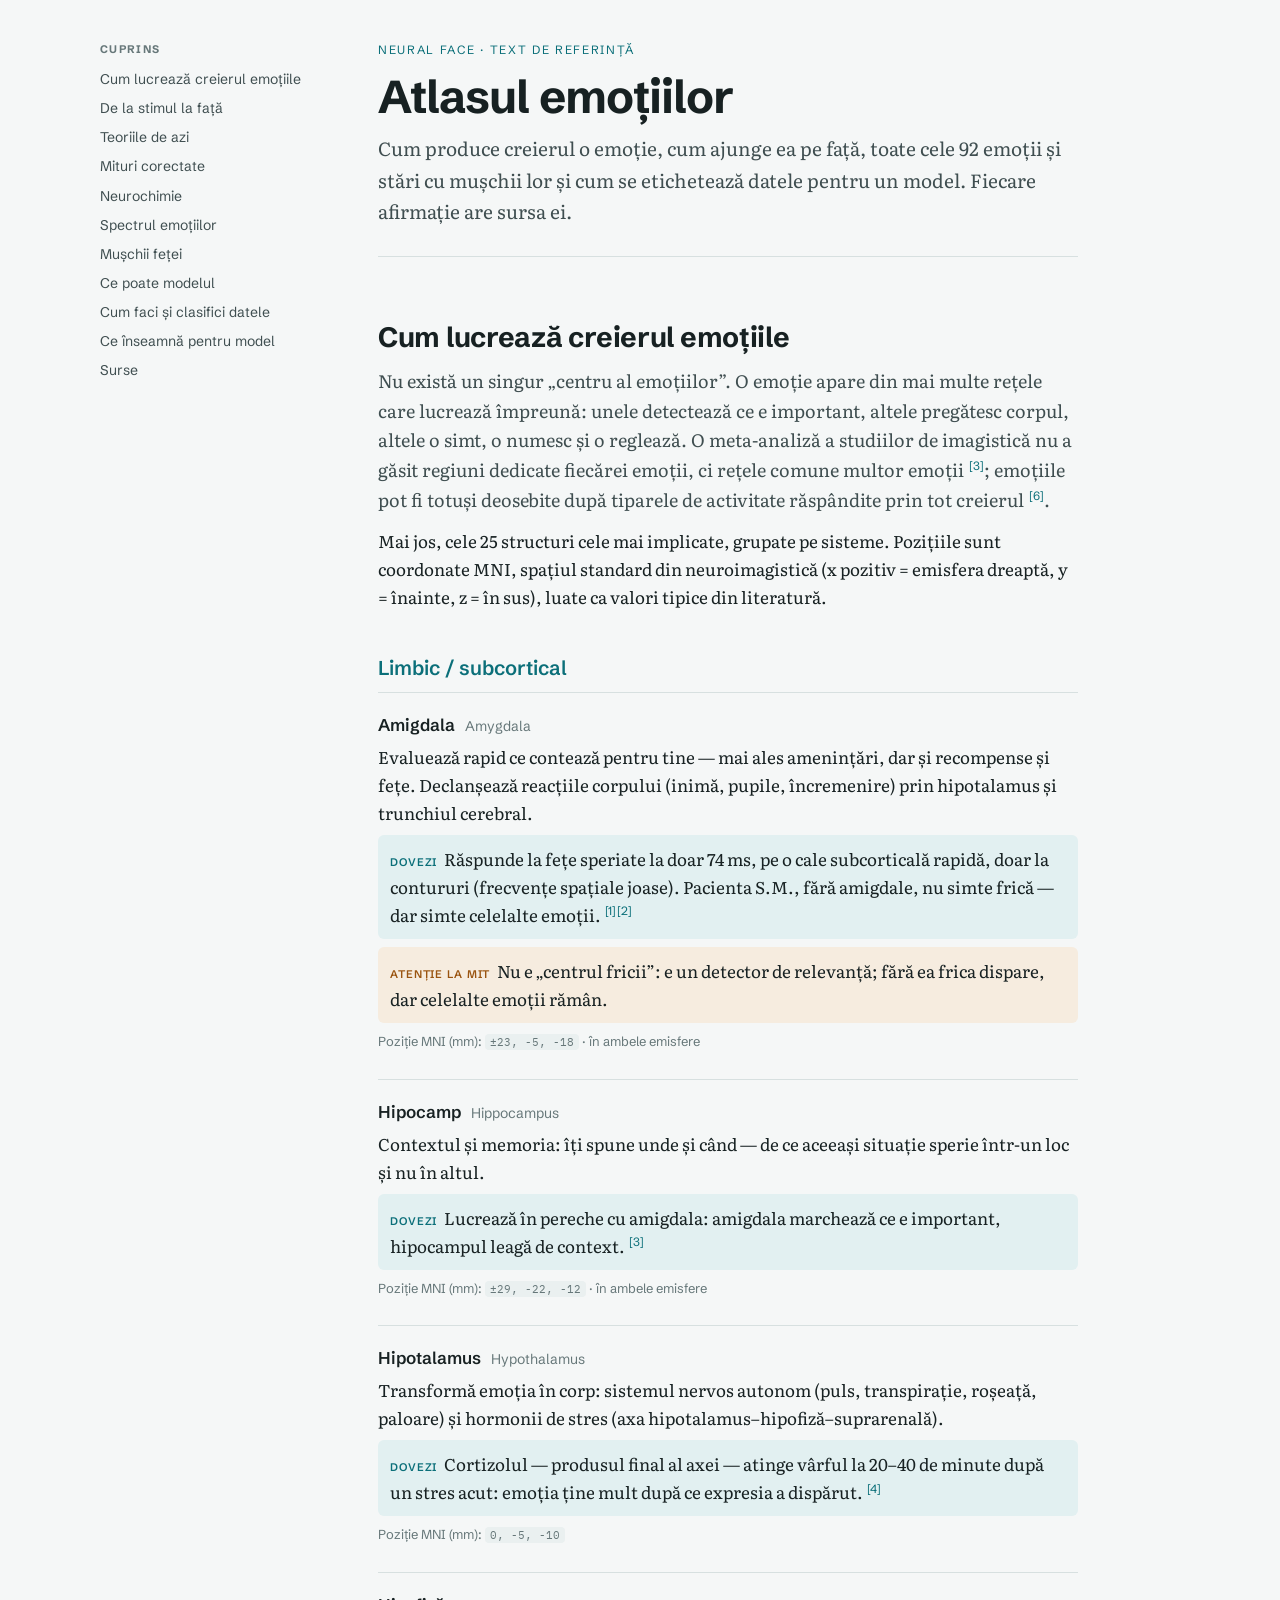
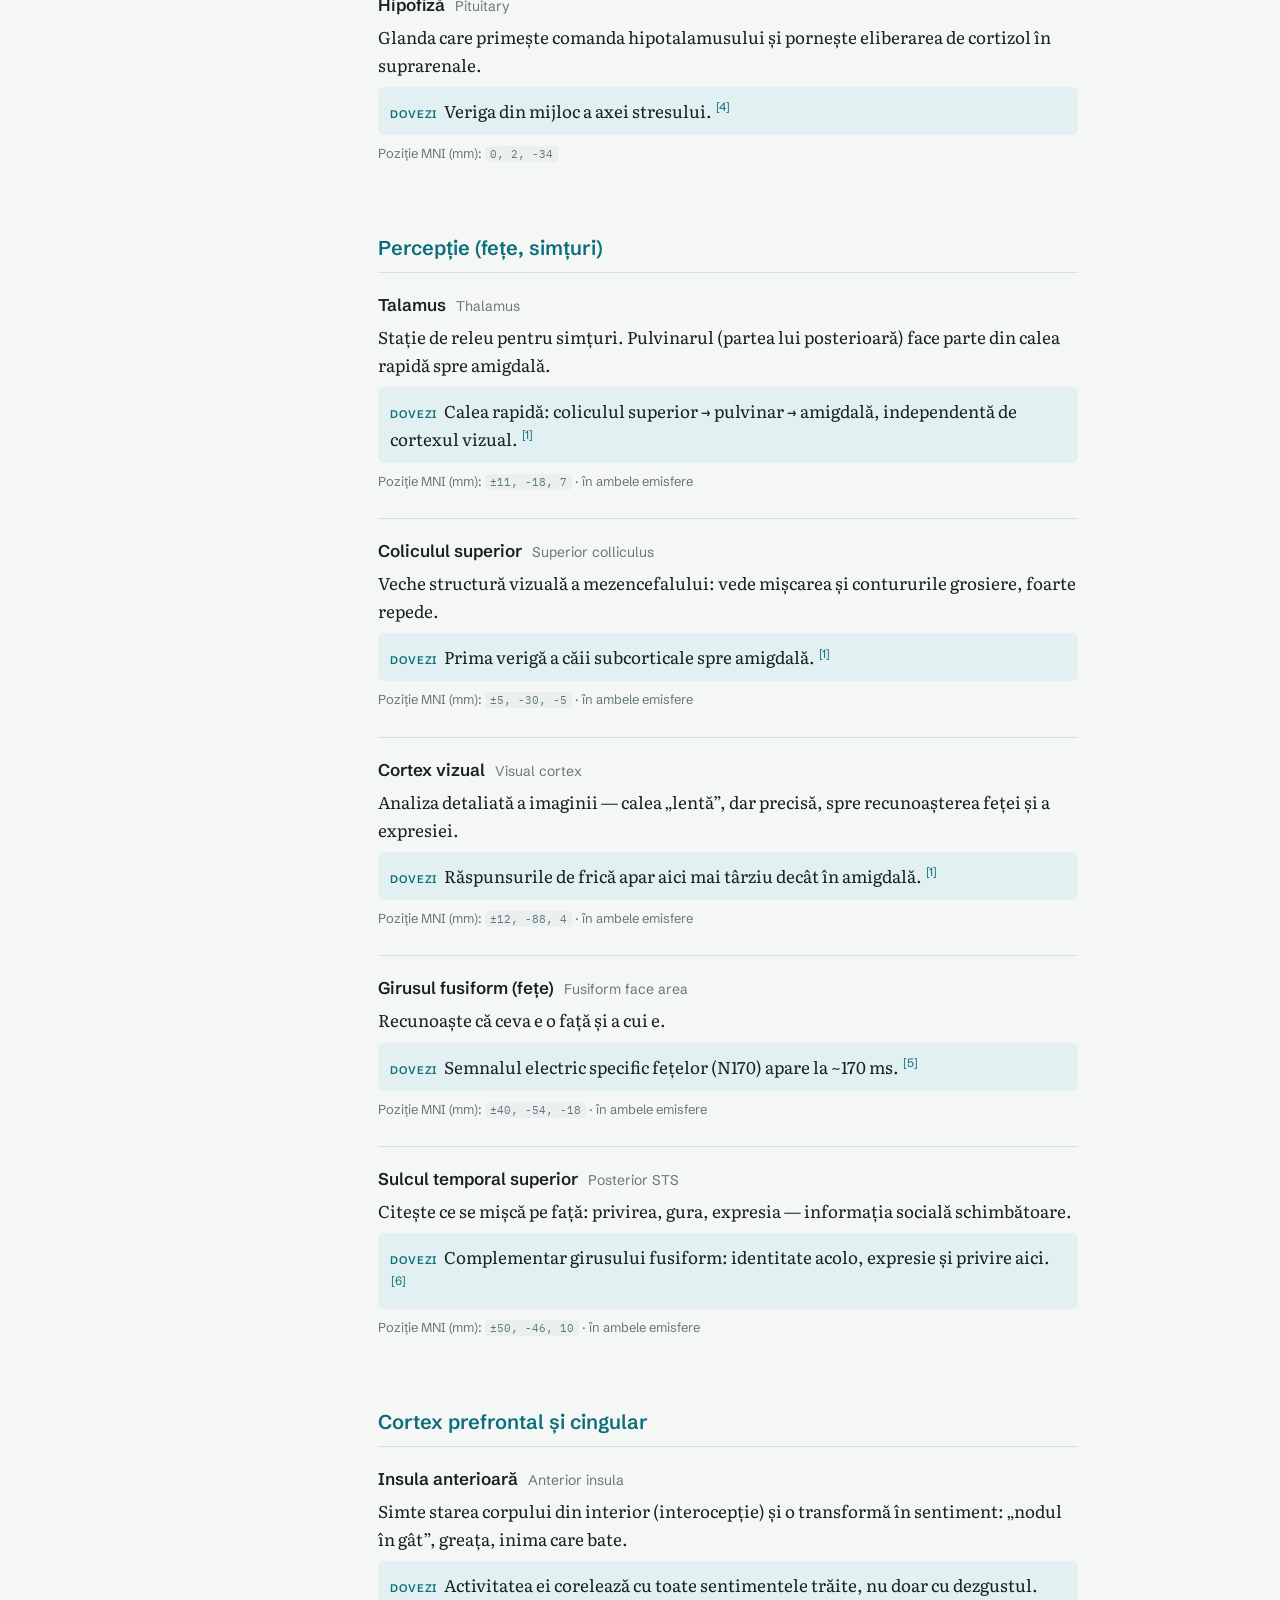
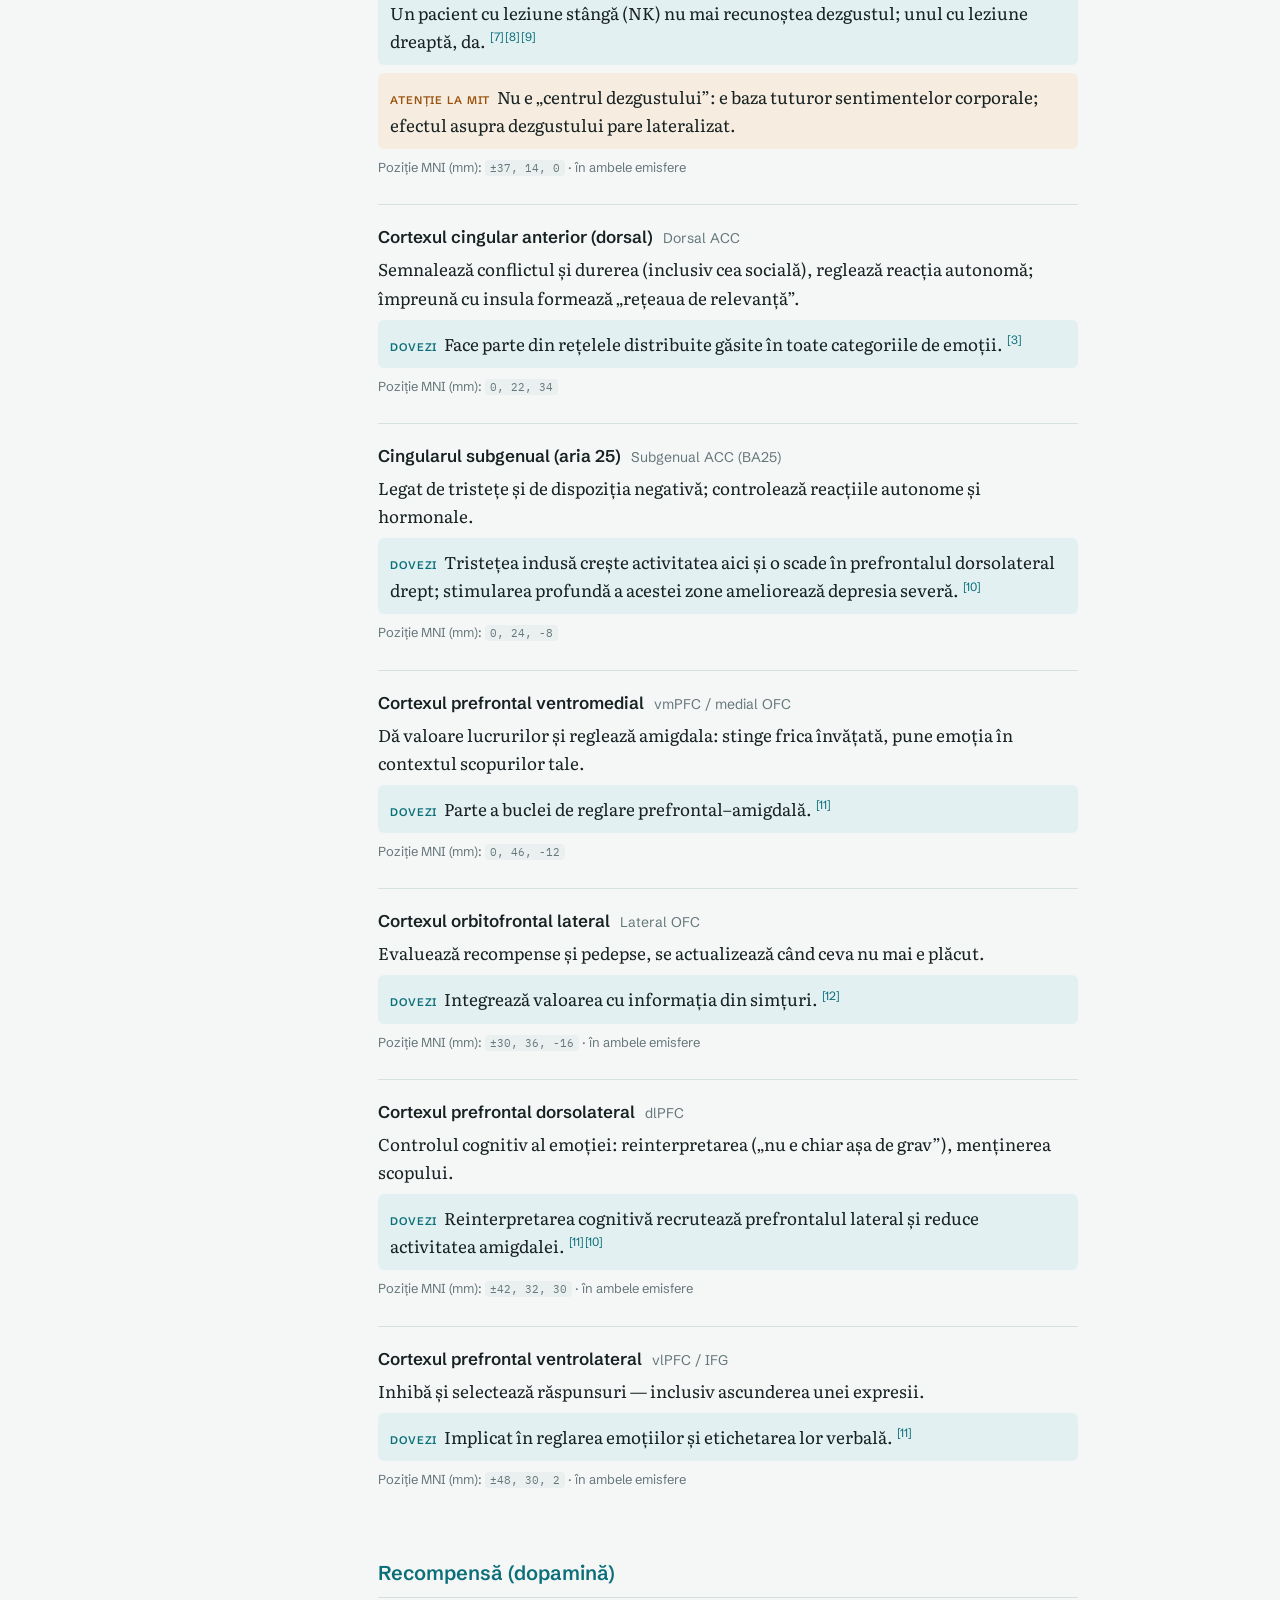
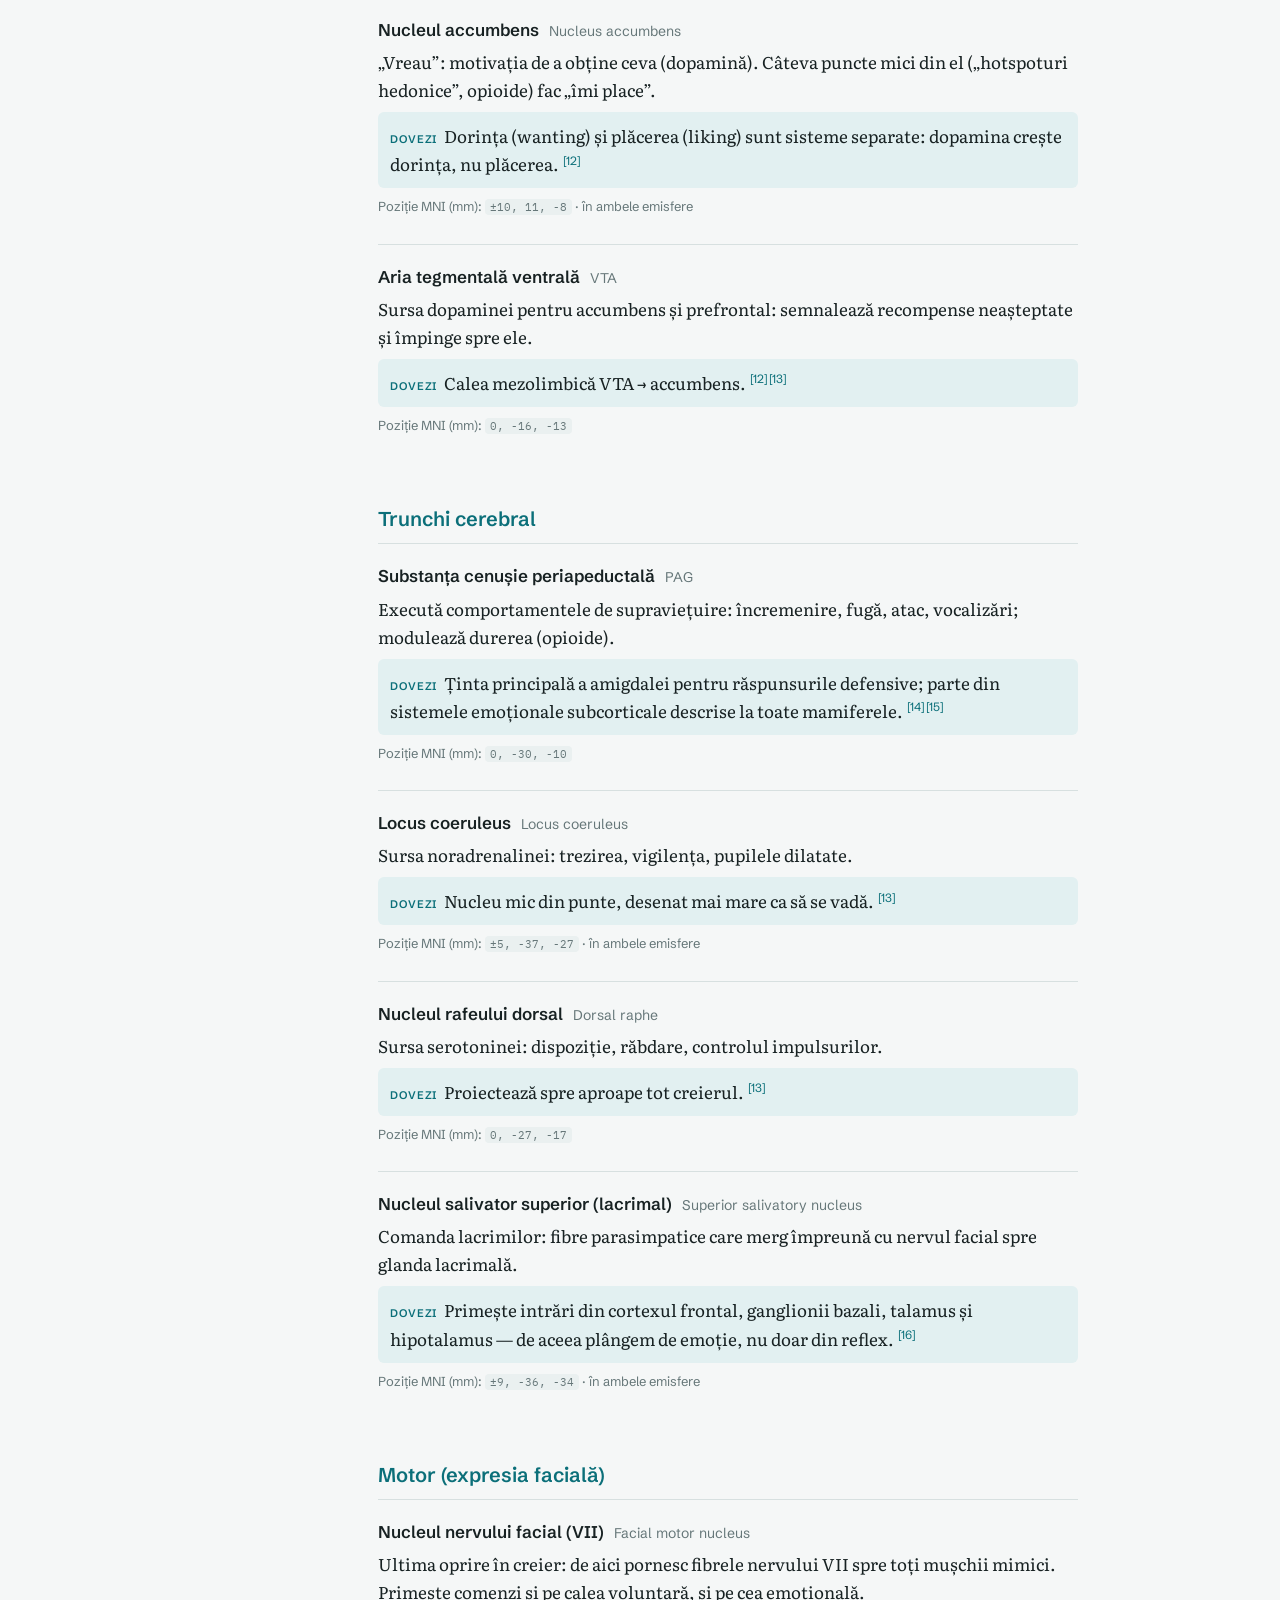
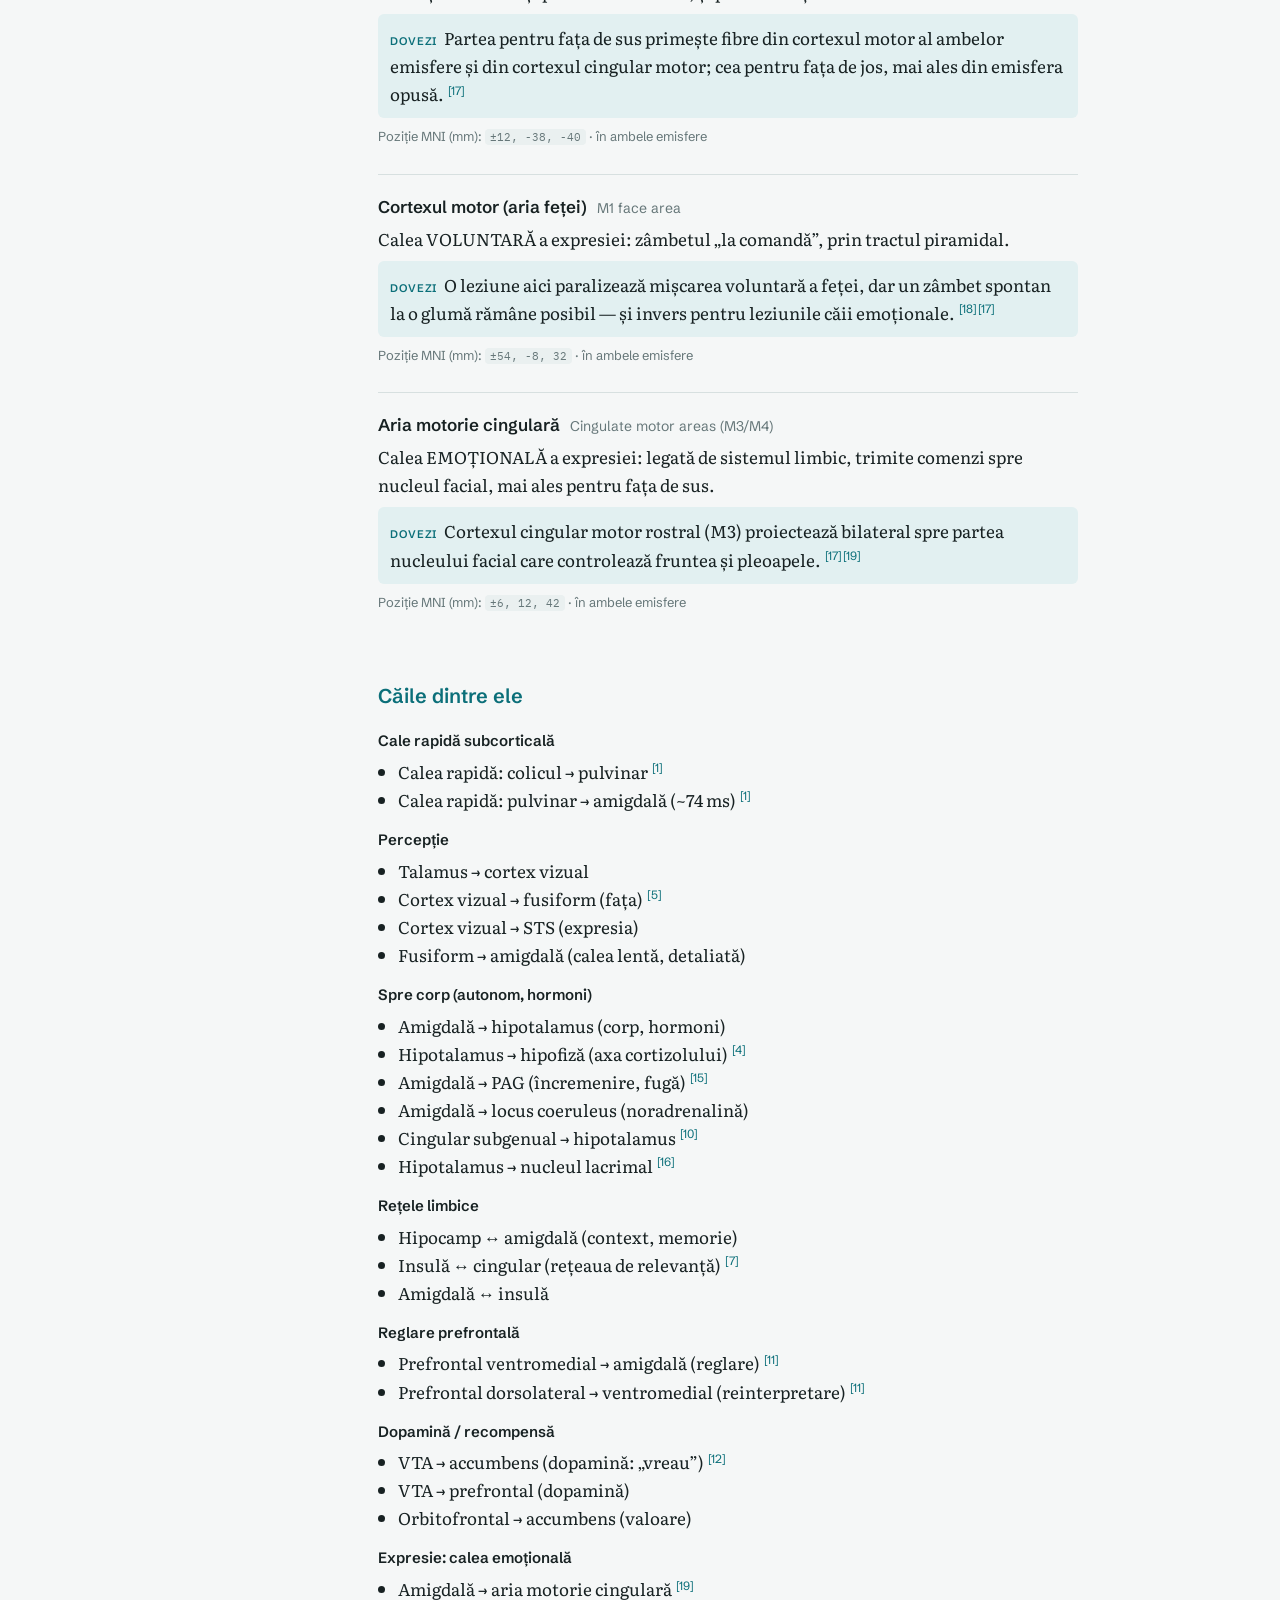
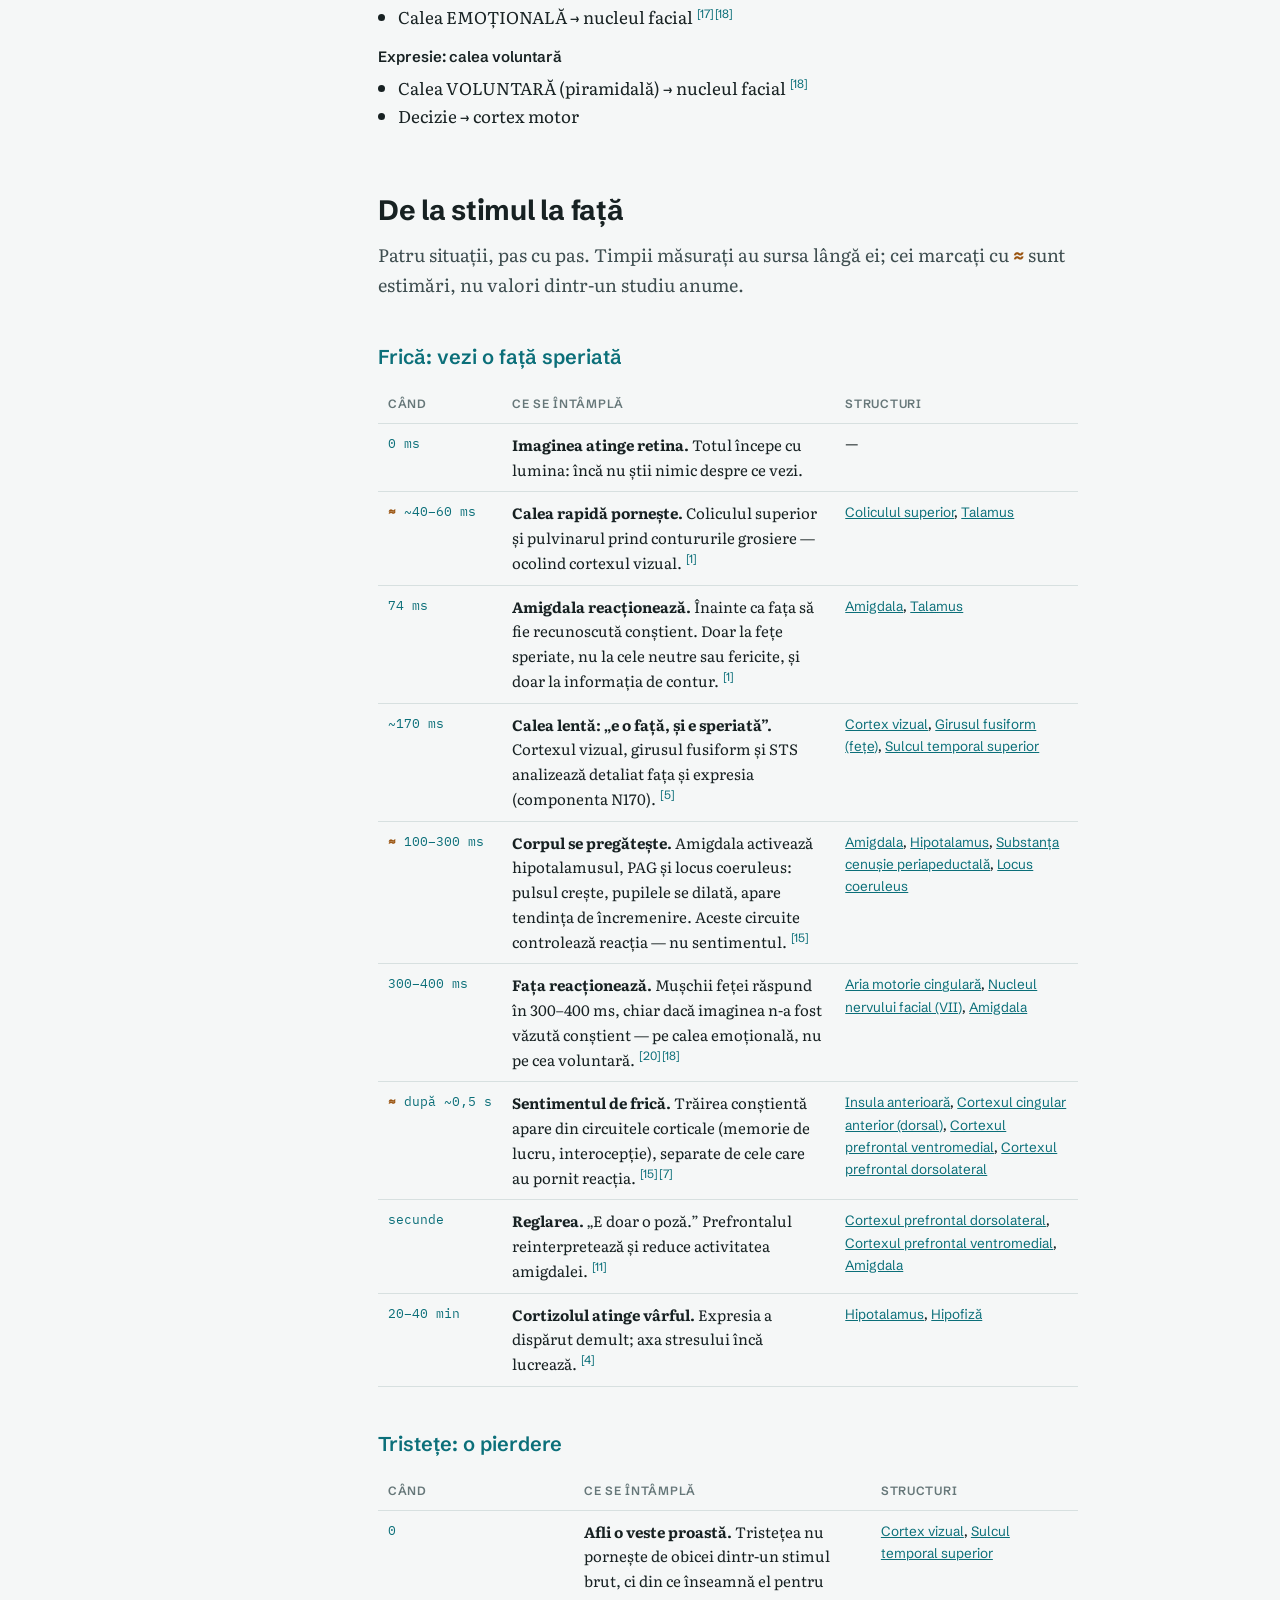
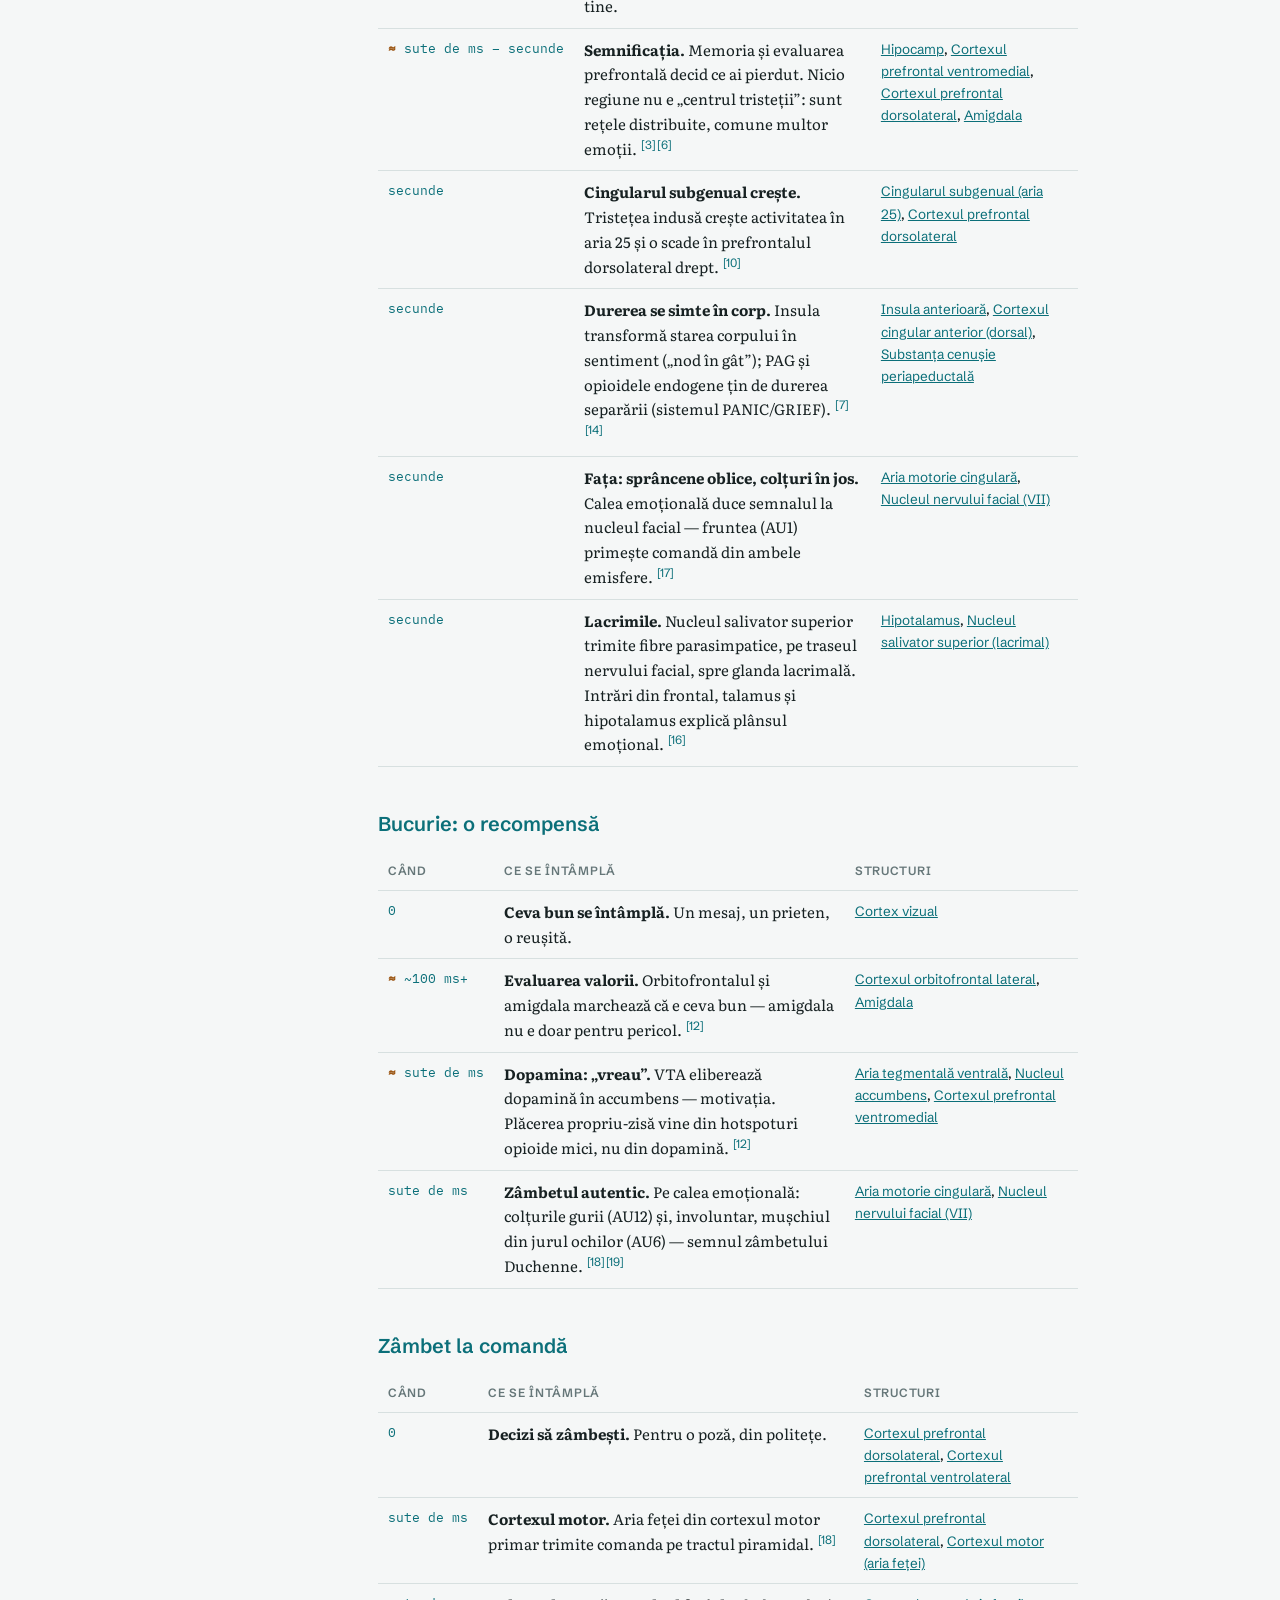
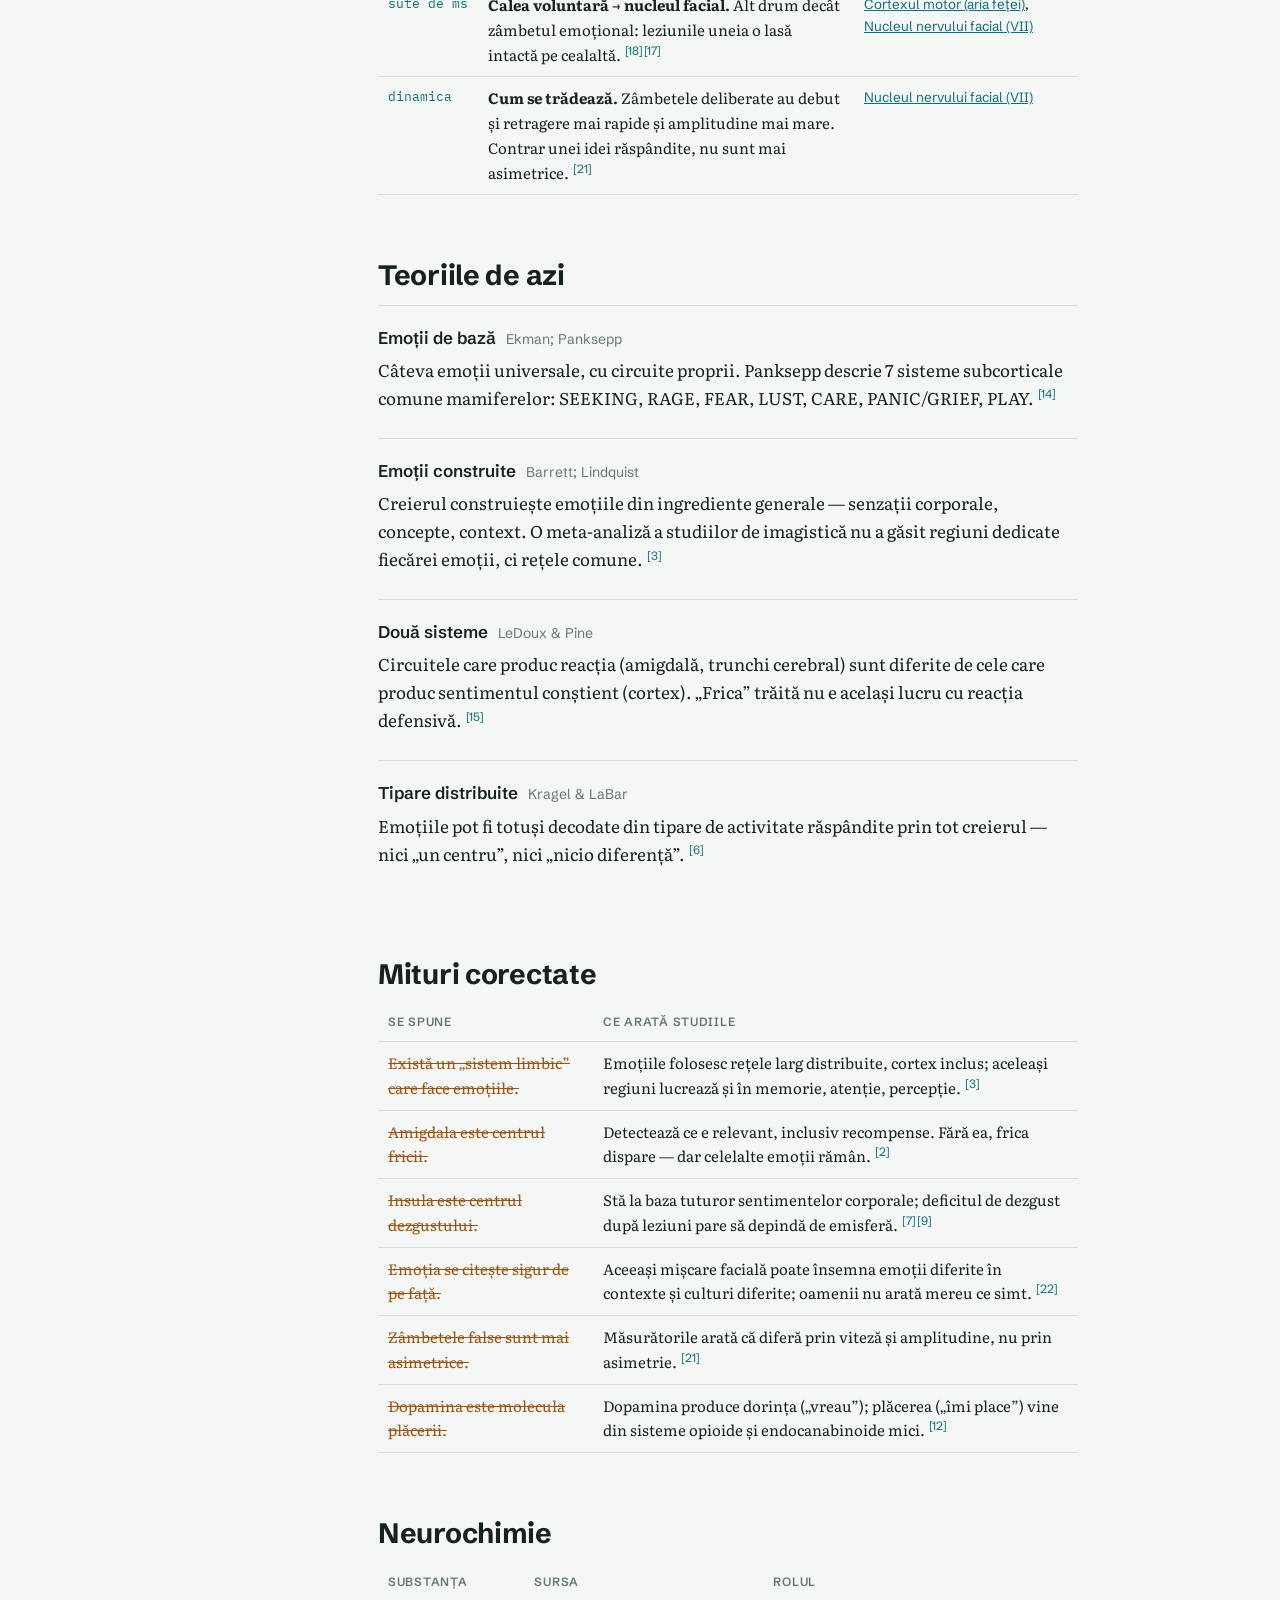
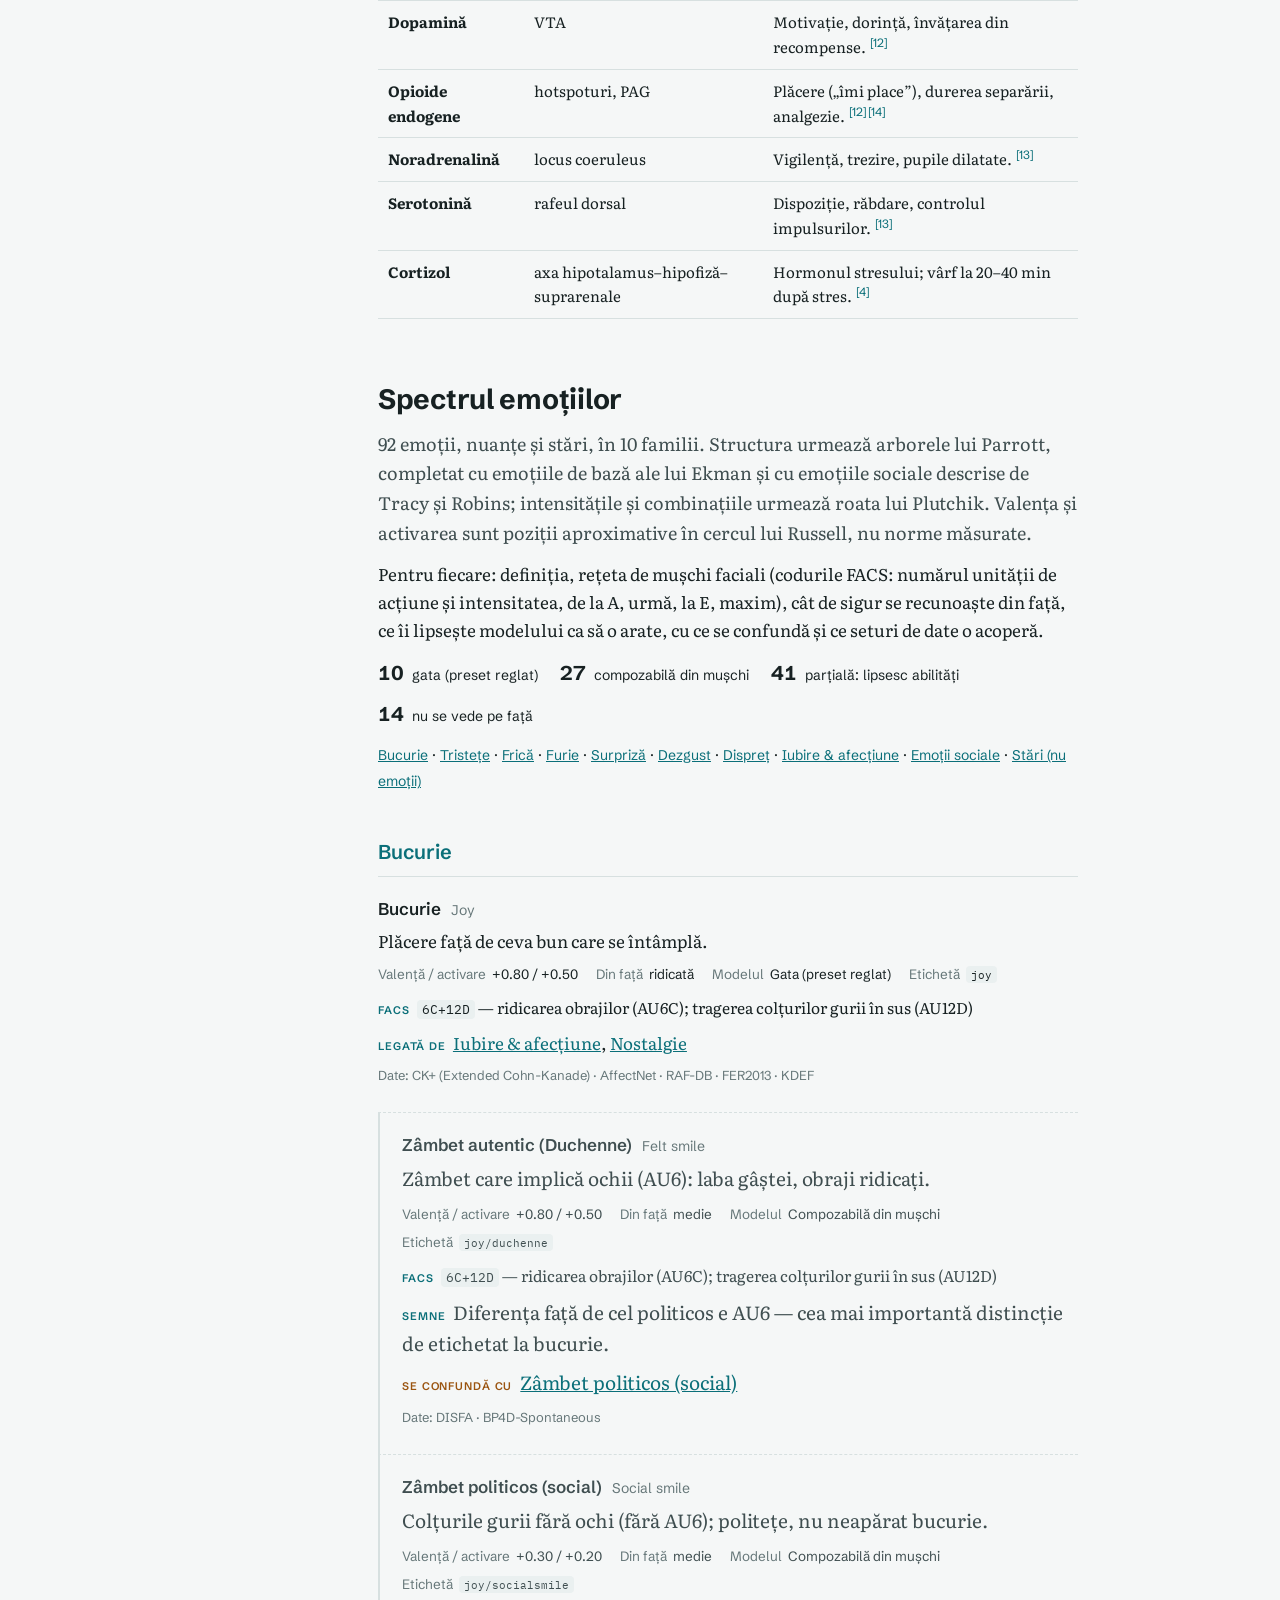
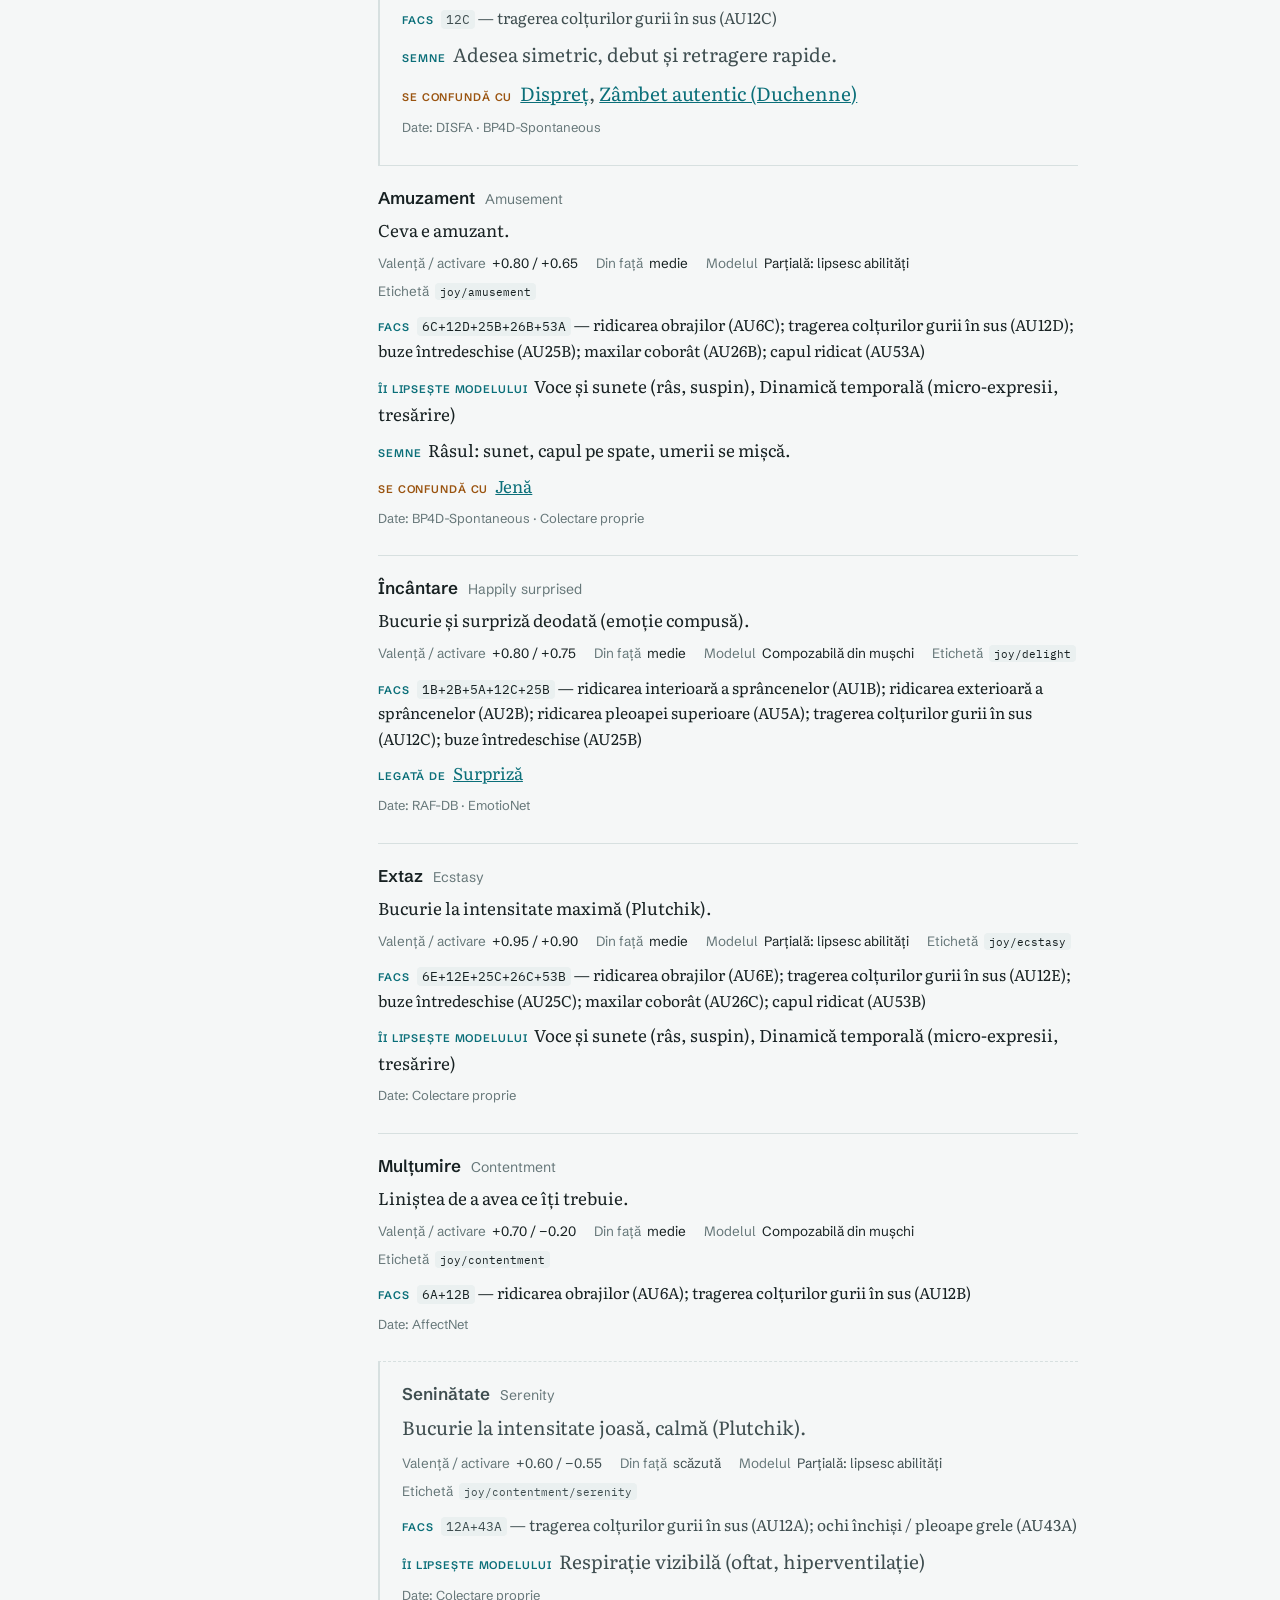
<file: blog/index.html>
<!doctype html>
<html lang="ro">
<head>
<meta charset="utf-8">
<meta name="viewport" content="width=device-width, initial-scale=1, viewport-fit=cover">
<title>Atlasul emoțiilor</title>
<link rel="preconnect" href="https://fonts.googleapis.com">
<link rel="preconnect" href="https://fonts.gstatic.com" crossorigin>
<link rel="stylesheet" href="https://fonts.googleapis.com/css2?family=IBM+Plex+Mono:wght@400;500&family=Literata:ital,opsz,wght@0,7..72,400;0,7..72,600;1,7..72,400&family=Schibsted+Grotesk:wght@400;600;700&display=swap">
<style>
:root {
  --bg: #f5f7f7; --paper: #ffffff; --ink: #172122; --ink-2: #3f4e50; --muted: #667779; --rule: #d7e0e0;
  --accent: #0b6f79; --accent-soft: #e2f0f1; --warn: #9a5410; --warn-soft: #f6ecdf; --code-bg: #eaf0f0;
  --serif: "Literata", "Iowan Old Style", Georgia, serif;
  --sans: "Schibsted Grotesk", "Segoe UI", system-ui, sans-serif;
  --mono: "IBM Plex Mono", ui-monospace, Menlo, monospace;
  color-scheme: light;
}
@media (prefers-color-scheme: dark) {
  :root:not([data-theme="light"]) {
    --bg: #0d1314; --paper: #121a1b; --ink: #e2eceb; --ink-2: #b9c8c7; --muted: #8a9d9c; --rule: #24302f;
    --accent: #5cc9d2; --accent-soft: #15292b; --warn: #e2a25e; --warn-soft: #2a2117; --code-bg: #1a2526;
    color-scheme: dark;
  }
}
:root[data-theme="dark"] {
  --bg: #0d1314; --paper: #121a1b; --ink: #e2eceb; --ink-2: #b9c8c7; --muted: #8a9d9c; --rule: #24302f;
  --accent: #5cc9d2; --accent-soft: #15292b; --warn: #e2a25e; --warn-soft: #2a2117; --code-bg: #1a2526;
  color-scheme: dark;
}
* { box-sizing: border-box; }
body { margin: 0; background: var(--bg); color: var(--ink); font-family: var(--serif); font-size: 17px; line-height: 1.65; }
.page { display: grid; grid-template-columns: minmax(0, 1fr); gap: 48px; max-width: 1120px; margin: 0 auto; padding-inline: 20px; padding-block: 40px 96px; }
@media (min-width: 1040px) { .page { grid-template-columns: 230px minmax(0, 1fr); } }
nav.toc { font-family: var(--sans); font-size: 14px; }
@media (min-width: 1040px) { nav.toc { position: sticky; top: calc(env(safe-area-inset-top, 0px) + 24px); align-self: start; max-height: calc(100vh - 48px); overflow-y: auto; } }
nav.toc b { display: block; font-size: 11px; letter-spacing: 0.12em; text-transform: uppercase; color: var(--muted); margin-bottom: 10px; }
nav.toc ol { list-style: none; margin: 0; padding: 0; display: grid; gap: 6px; }
nav.toc a { color: var(--ink-2); text-decoration: none; }
nav.toc a:hover, nav.toc a:focus-visible { color: var(--accent); }
article { min-width: 0; max-width: 70ch; }
header.hero { display: grid; gap: 12px; padding-bottom: 28px; border-bottom: 1px solid var(--rule); margin-bottom: 12px; }
.kicker { font-family: var(--sans); font-size: 12px; letter-spacing: 0.14em; text-transform: uppercase; color: var(--accent); margin: 0; }
h1 { font-family: var(--sans); font-weight: 700; font-size: clamp(32px, 5vw, 46px); line-height: 1.08; letter-spacing: -0.02em; margin: 0; text-wrap: balance; }
.sub { font-size: 19px; color: var(--ink-2); margin: 0; }
h2 { font-family: var(--sans); font-weight: 700; font-size: 28px; line-height: 1.2; letter-spacing: -0.01em; margin: 64px 0 12px; text-wrap: balance; scroll-margin-top: 20px; }
h3 { font-family: var(--sans); font-weight: 600; font-size: 20px; margin: 40px 0 8px; color: var(--accent); scroll-margin-top: 20px; }
h4 { font-family: var(--sans); font-weight: 600; font-size: 17px; margin: 0 0 4px; }
h4 .en { font-weight: 400; color: var(--muted); font-size: 14px; margin-left: 6px; }
p { margin: 0 0 12px; }
.lede { font-size: 18px; color: var(--ink-2); }
a { color: var(--accent); }
code { font-family: var(--mono); font-size: 0.84em; background: var(--code-bg); padding: 1px 5px; border-radius: 4px; }
.entry { padding: 18px 0; border-top: 1px solid var(--rule); scroll-margin-top: 20px; }
.entry p { margin-bottom: 8px; }
.entry.sub { padding-left: 22px; border-left: 2px solid var(--rule); border-top-style: dashed; }
.tag { font-family: var(--sans); font-size: 11px; font-weight: 600; letter-spacing: 0.08em; text-transform: uppercase; color: var(--accent); margin-right: 4px; }
.tag.warn, .myth .tag { color: var(--warn); }
.evidence { background: var(--accent-soft); padding: 10px 12px; border-radius: 6px; }
.myth { background: var(--warn-soft); padding: 10px 12px; border-radius: 6px; }
.meta { font-family: var(--sans); font-size: 13px; color: var(--muted); }
.cite { font-family: var(--sans); font-size: 12px; text-decoration: none; vertical-align: super; line-height: 0; margin-left: 1px; }
.facts { list-style: none; margin: 8px 0 10px; padding: 0; display: flex; flex-wrap: wrap; gap: 6px 18px; font-family: var(--sans); font-size: 13.5px; }
.facts span { color: var(--muted); margin-right: 6px; }
.facs { font-size: 15.5px; }
.table-wrap { overflow-x: auto; margin: 12px 0 20px; }
table { border-collapse: collapse; width: 100%; font-size: 15px; }
th { font-family: var(--sans); font-size: 12px; letter-spacing: 0.06em; text-transform: uppercase; color: var(--muted); text-align: left; font-weight: 600; }
th, td { padding: 9px 10px; border-bottom: 1px solid var(--rule); vertical-align: top; }
td.when { font-family: var(--mono); font-size: 13px; white-space: nowrap; color: var(--accent); }
td.structs { font-family: var(--sans); font-size: 13.5px; min-width: 150px; }
td.num, th.num { text-align: right; font-variant-numeric: tabular-nums; font-family: var(--sans); }
.est { font-family: var(--sans); color: var(--warn); font-weight: 700; }
.myths s { color: var(--warn); text-decoration-thickness: 1px; }
dl.paths dt { font-family: var(--sans); font-weight: 600; font-size: 15px; margin-top: 14px; }
dl.paths dd { margin: 4px 0 0; }
dl.paths ul { margin: 0; padding-left: 20px; }
.counts { display: flex; flex-wrap: wrap; gap: 8px 22px; font-family: var(--sans); font-size: 14px; }
.counts strong { font-size: 20px; margin-right: 4px; font-variant-numeric: tabular-nums; }
.familytoc { font-family: var(--sans); font-size: 14px; line-height: 1.9; }
.steps { padding-left: 22px; display: grid; gap: 10px; }
.cols { line-height: 2.1; }
.sources { font-size: 14.5px; padding-left: 26px; display: grid; gap: 8px; }
.sources li { scroll-margin-top: 20px; }
.sources li:target { background: var(--accent-soft); }
footer { margin-top: 56px; padding-top: 18px; border-top: 1px solid var(--rule); font-family: var(--sans); font-size: 13px; color: var(--muted); }
a:focus-visible { outline: 2px solid var(--accent); outline-offset: 2px; border-radius: 2px; }
@media (prefers-reduced-motion: no-preference) { html { scroll-behavior: smooth; } }
</style>
</head>
<body>
<div class="page">
  <nav class="toc" aria-label="Cuprins">
    <b>Cuprins</b>
    <ol><li><a href="#creierul">Cum lucrează creierul emoțiile</a></li><li><a href="#scenarii">De la stimul la față</a></li><li><a href="#teorii">Teoriile de azi</a></li><li><a href="#mituri">Mituri corectate</a></li><li><a href="#neurochimie">Neurochimie</a></li><li><a href="#spectrul">Spectrul emoțiilor</a></li><li><a href="#muschi">Mușchii feței</a></li><li><a href="#abilitati">Ce poate modelul</a></li><li><a href="#date">Cum faci și clasifici datele</a></li><li><a href="#model">Ce înseamnă pentru model</a></li><li><a href="#surse">Surse</a></li></ol>
  </nav>
  <article>
    <header class="hero">
      <p class="kicker">Neural Face · text de referință</p>
      <h1>Atlasul emoțiilor</h1>
      <p class="sub">Cum produce creierul o emoție, cum ajunge ea pe față, toate cele 92 emoții și stări cu mușchii lor și cum se etichetează datele pentru un model. Fiecare afirmație are sursa ei.</p>
    </header>
    
  <section id="creierul">
    <h2>Cum lucrează creierul emoțiile</h2>
    <p class="lede">Nu există un singur „centru al emoțiilor”. O emoție apare din mai multe rețele care lucrează împreună: unele detectează ce e important, altele pregătesc corpul, altele o simt, o numesc și o reglează. O meta-analiză a studiilor de imagistică nu a găsit regiuni dedicate fiecărei emoții, ci rețele comune multor emoții <a class="cite" href="#src-lindquist2012" title="Lindquist, Wager, Kober, Bliss-Moreau &amp; Barrett (2012). The brain basis of emotion: a meta-analytic review. Behavioral and Brain Sciences 35(3), 121–143.">[3]</a>; emoțiile pot fi totuși deosebite după tiparele de activitate răspândite prin tot creierul <a class="cite" href="#src-kragel2016" title="Kragel &amp; LaBar (2016). Decoding the nature of emotion in the brain. Trends in Cognitive Sciences 20(6), 444–455.">[6]</a>.</p>
    <p>Mai jos, cele 25 structuri cele mai implicate, grupate pe sisteme. Pozițiile sunt coordonate MNI, spațiul standard din neuroimagistică (x pozitiv = emisfera dreaptă, y = înainte, z = în sus), luate ca valori tipice din literatură.</p>
    
    <h3 id="sistem-limbic">Limbic / subcortical</h3>
    
      <section class="entry" id="amygdala">
        <h4>Amigdala <span class="en">Amygdala</span></h4>
        <p>Evaluează rapid ce contează pentru tine — mai ales amenințări, dar și recompense și fețe. Declanșează reacțiile corpului (inimă, pupile, încremenire) prin hipotalamus și trunchiul cerebral.</p>
        <p class="evidence"><span class="tag">Dovezi</span> Răspunde la fețe speriate la doar 74 ms, pe o cale subcorticală rapidă, doar la contururi (frecvențe spațiale joase). Pacienta S.M., fără amigdale, nu simte frică — dar simte celelalte emoții. <a class="cite" href="#src-mendez2016" title="Méndez-Bértolo et al. (2016). A fast pathway for fear in human amygdala. Nature Neuroscience 19, 1041–1049.">[1]</a><a class="cite" href="#src-feinstein2011" title="Feinstein, Adolphs, Damasio &amp; Tranel (2011). The human amygdala and the induction and experience of fear. Current Biology 21, 34–38.">[2]</a></p>
        <p class="myth"><span class="tag">Atenție la mit</span> Nu e „centrul fricii”: e un detector de relevanță; fără ea frica dispare, dar celelalte emoții rămân.</p>
        <p class="meta">Poziție MNI (mm): <code>±23, -5, -18</code> · în ambele emisfere</p>
      </section>
      <section class="entry" id="hippocampus">
        <h4>Hipocamp <span class="en">Hippocampus</span></h4>
        <p>Contextul și memoria: îți spune unde și când — de ce aceeași situație sperie într-un loc și nu în altul.</p>
        <p class="evidence"><span class="tag">Dovezi</span> Lucrează în pereche cu amigdala: amigdala marchează ce e important, hipocampul leagă de context. <a class="cite" href="#src-lindquist2012" title="Lindquist, Wager, Kober, Bliss-Moreau &amp; Barrett (2012). The brain basis of emotion: a meta-analytic review. Behavioral and Brain Sciences 35(3), 121–143.">[3]</a></p>
        
        <p class="meta">Poziție MNI (mm): <code>±29, -22, -12</code> · în ambele emisfere</p>
      </section>
      <section class="entry" id="hypothalamus">
        <h4>Hipotalamus <span class="en">Hypothalamus</span></h4>
        <p>Transformă emoția în corp: sistemul nervos autonom (puls, transpirație, roșeață, paloare) și hormonii de stres (axa hipotalamus–hipofiză–suprarenală).</p>
        <p class="evidence"><span class="tag">Dovezi</span> Cortizolul — produsul final al axei — atinge vârful la 20–40 de minute după un stres acut: emoția ține mult după ce expresia a dispărut. <a class="cite" href="#src-dickerson2004" title="Dickerson &amp; Kemeny (2004). Acute stressors and cortisol responses: a theoretical integration and synthesis of laboratory research. Psychological Bulletin 130, 355–391.">[4]</a></p>
        
        <p class="meta">Poziție MNI (mm): <code>0, -5, -10</code></p>
      </section>
      <section class="entry" id="pituitary">
        <h4>Hipofiză <span class="en">Pituitary</span></h4>
        <p>Glanda care primește comanda hipotalamusului și pornește eliberarea de cortizol în suprarenale.</p>
        <p class="evidence"><span class="tag">Dovezi</span> Veriga din mijloc a axei stresului. <a class="cite" href="#src-dickerson2004" title="Dickerson &amp; Kemeny (2004). Acute stressors and cortisol responses: a theoretical integration and synthesis of laboratory research. Psychological Bulletin 130, 355–391.">[4]</a></p>
        
        <p class="meta">Poziție MNI (mm): <code>0, 2, -34</code></p>
      </section>
    <h3 id="sistem-sensory">Percepție (fețe, simțuri)</h3>
    
      <section class="entry" id="thalamus">
        <h4>Talamus <span class="en">Thalamus</span></h4>
        <p>Stație de releu pentru simțuri. Pulvinarul (partea lui posterioară) face parte din calea rapidă spre amigdală.</p>
        <p class="evidence"><span class="tag">Dovezi</span> Calea rapidă: coliculul superior → pulvinar → amigdală, independentă de cortexul vizual. <a class="cite" href="#src-mendez2016" title="Méndez-Bértolo et al. (2016). A fast pathway for fear in human amygdala. Nature Neuroscience 19, 1041–1049.">[1]</a></p>
        
        <p class="meta">Poziție MNI (mm): <code>±11, -18, 7</code> · în ambele emisfere</p>
      </section>
      <section class="entry" id="colliculus">
        <h4>Coliculul superior <span class="en">Superior colliculus</span></h4>
        <p>Veche structură vizuală a mezencefalului: vede mișcarea și contururile grosiere, foarte repede.</p>
        <p class="evidence"><span class="tag">Dovezi</span> Prima verigă a căii subcorticale spre amigdală. <a class="cite" href="#src-mendez2016" title="Méndez-Bértolo et al. (2016). A fast pathway for fear in human amygdala. Nature Neuroscience 19, 1041–1049.">[1]</a></p>
        
        <p class="meta">Poziție MNI (mm): <code>±5, -30, -5</code> · în ambele emisfere</p>
      </section>
      <section class="entry" id="v1">
        <h4>Cortex vizual <span class="en">Visual cortex</span></h4>
        <p>Analiza detaliată a imaginii — calea „lentă”, dar precisă, spre recunoașterea feței și a expresiei.</p>
        <p class="evidence"><span class="tag">Dovezi</span> Răspunsurile de frică apar aici mai târziu decât în amigdală. <a class="cite" href="#src-mendez2016" title="Méndez-Bértolo et al. (2016). A fast pathway for fear in human amygdala. Nature Neuroscience 19, 1041–1049.">[1]</a></p>
        
        <p class="meta">Poziție MNI (mm): <code>±12, -88, 4</code> · în ambele emisfere</p>
      </section>
      <section class="entry" id="ffa">
        <h4>Girusul fusiform (fețe) <span class="en">Fusiform face area</span></h4>
        <p>Recunoaște că ceva e o față și a cui e.</p>
        <p class="evidence"><span class="tag">Dovezi</span> Semnalul electric specific fețelor (N170) apare la ~170 ms. <a class="cite" href="#src-bentin1996" title="Bentin, Allison, Puce, Perez &amp; McCarthy (1996). Electrophysiological studies of face perception in humans (componenta N170). Journal of Cognitive Neuroscience 8, 551–565.">[5]</a></p>
        
        <p class="meta">Poziție MNI (mm): <code>±40, -54, -18</code> · în ambele emisfere</p>
      </section>
      <section class="entry" id="psts">
        <h4>Sulcul temporal superior <span class="en">Posterior STS</span></h4>
        <p>Citește ce se mișcă pe față: privirea, gura, expresia — informația socială schimbătoare.</p>
        <p class="evidence"><span class="tag">Dovezi</span> Complementar girusului fusiform: identitate acolo, expresie și privire aici. <a class="cite" href="#src-kragel2016" title="Kragel &amp; LaBar (2016). Decoding the nature of emotion in the brain. Trends in Cognitive Sciences 20(6), 444–455.">[6]</a></p>
        
        <p class="meta">Poziție MNI (mm): <code>±50, -46, 10</code> · în ambele emisfere</p>
      </section>
    <h3 id="sistem-cortex">Cortex prefrontal și cingular</h3>
    
      <section class="entry" id="insula">
        <h4>Insula anterioară <span class="en">Anterior insula</span></h4>
        <p>Simte starea corpului din interior (interocepție) și o transformă în sentiment: „nodul în gât”, greața, inima care bate.</p>
        <p class="evidence"><span class="tag">Dovezi</span> Activitatea ei corelează cu toate sentimentele trăite, nu doar cu dezgustul. Un pacient cu leziune stângă (NK) nu mai recunoștea dezgustul; unul cu leziune dreaptă, da. <a class="cite" href="#src-craig2009" title="Craig (2009). How do you feel — now? The anterior insula and human awareness. Nature Reviews Neuroscience 10, 59–70.">[7]</a><a class="cite" href="#src-calder2000" title="Calder, Keane, Manes, Antoun &amp; Young (2000). Impaired recognition and experience of disgust following brain injury. Nature Neuroscience 3, 1077–1078.">[8]</a><a class="cite" href="#src-straube2010" title="Straube et al. (2010). No impairment of recognition and experience of disgust in a patient with a right-hemispheric lesion of the insula and basal ganglia. Neuropsychologia 48(6), 1735–1741.">[9]</a></p>
        <p class="myth"><span class="tag">Atenție la mit</span> Nu e „centrul dezgustului”: e baza tuturor sentimentelor corporale; efectul asupra dezgustului pare lateralizat.</p>
        <p class="meta">Poziție MNI (mm): <code>±37, 14, 0</code> · în ambele emisfere</p>
      </section>
      <section class="entry" id="dacc">
        <h4>Cortexul cingular anterior (dorsal) <span class="en">Dorsal ACC</span></h4>
        <p>Semnalează conflictul și durerea (inclusiv cea socială), reglează reacția autonomă; împreună cu insula formează „rețeaua de relevanță”.</p>
        <p class="evidence"><span class="tag">Dovezi</span> Face parte din rețelele distribuite găsite în toate categoriile de emoții. <a class="cite" href="#src-lindquist2012" title="Lindquist, Wager, Kober, Bliss-Moreau &amp; Barrett (2012). The brain basis of emotion: a meta-analytic review. Behavioral and Brain Sciences 35(3), 121–143.">[3]</a></p>
        
        <p class="meta">Poziție MNI (mm): <code>0, 22, 34</code></p>
      </section>
      <section class="entry" id="sgacc">
        <h4>Cingularul subgenual (aria 25) <span class="en">Subgenual ACC (BA25)</span></h4>
        <p>Legat de tristețe și de dispoziția negativă; controlează reacțiile autonome și hormonale.</p>
        <p class="evidence"><span class="tag">Dovezi</span> Tristețea indusă crește activitatea aici și o scade în prefrontalul dorsolateral drept; stimularea profundă a acestei zone ameliorează depresia severă. <a class="cite" href="#src-mayberg1999" title="Mayberg et al. (1999). Reciprocal limbic-cortical function and negative mood: converging PET findings in depression and normal sadness. American Journal of Psychiatry 156, 675–682.">[10]</a></p>
        
        <p class="meta">Poziție MNI (mm): <code>0, 24, -8</code></p>
      </section>
      <section class="entry" id="vmpfc">
        <h4>Cortexul prefrontal ventromedial <span class="en">vmPFC / medial OFC</span></h4>
        <p>Dă valoare lucrurilor și reglează amigdala: stinge frica învățată, pune emoția în contextul scopurilor tale.</p>
        <p class="evidence"><span class="tag">Dovezi</span> Parte a buclei de reglare prefrontal–amigdală. <a class="cite" href="#src-ochsner2005" title="Ochsner &amp; Gross (2005). The cognitive control of emotion. Trends in Cognitive Sciences 9, 242–249.">[11]</a></p>
        
        <p class="meta">Poziție MNI (mm): <code>0, 46, -12</code></p>
      </section>
      <section class="entry" id="ofc">
        <h4>Cortexul orbitofrontal lateral <span class="en">Lateral OFC</span></h4>
        <p>Evaluează recompense și pedepse, se actualizează când ceva nu mai e plăcut.</p>
        <p class="evidence"><span class="tag">Dovezi</span> Integrează valoarea cu informația din simțuri. <a class="cite" href="#src-berridge2009" title="Berridge, Robinson &amp; Aldridge (2009). Dissecting components of reward: “liking”, “wanting”, and learning. Current Opinion in Pharmacology 9, 65–73.">[12]</a></p>
        
        <p class="meta">Poziție MNI (mm): <code>±30, 36, -16</code> · în ambele emisfere</p>
      </section>
      <section class="entry" id="dlpfc">
        <h4>Cortexul prefrontal dorsolateral <span class="en">dlPFC</span></h4>
        <p>Controlul cognitiv al emoției: reinterpretarea („nu e chiar așa de grav”), menținerea scopului.</p>
        <p class="evidence"><span class="tag">Dovezi</span> Reinterpretarea cognitivă recrutează prefrontalul lateral și reduce activitatea amigdalei. <a class="cite" href="#src-ochsner2005" title="Ochsner &amp; Gross (2005). The cognitive control of emotion. Trends in Cognitive Sciences 9, 242–249.">[11]</a><a class="cite" href="#src-mayberg1999" title="Mayberg et al. (1999). Reciprocal limbic-cortical function and negative mood: converging PET findings in depression and normal sadness. American Journal of Psychiatry 156, 675–682.">[10]</a></p>
        
        <p class="meta">Poziție MNI (mm): <code>±42, 32, 30</code> · în ambele emisfere</p>
      </section>
      <section class="entry" id="vlpfc">
        <h4>Cortexul prefrontal ventrolateral <span class="en">vlPFC / IFG</span></h4>
        <p>Inhibă și selectează răspunsuri — inclusiv ascunderea unei expresii.</p>
        <p class="evidence"><span class="tag">Dovezi</span> Implicat în reglarea emoțiilor și etichetarea lor verbală. <a class="cite" href="#src-ochsner2005" title="Ochsner &amp; Gross (2005). The cognitive control of emotion. Trends in Cognitive Sciences 9, 242–249.">[11]</a></p>
        
        <p class="meta">Poziție MNI (mm): <code>±48, 30, 2</code> · în ambele emisfere</p>
      </section>
    <h3 id="sistem-reward">Recompensă (dopamină)</h3>
    
      <section class="entry" id="nacc">
        <h4>Nucleul accumbens <span class="en">Nucleus accumbens</span></h4>
        <p>„Vreau”: motivația de a obține ceva (dopamină). Câteva puncte mici din el („hotspoturi hedonice”, opioide) fac „îmi place”.</p>
        <p class="evidence"><span class="tag">Dovezi</span> Dorința (wanting) și plăcerea (liking) sunt sisteme separate: dopamina crește dorința, nu plăcerea. <a class="cite" href="#src-berridge2009" title="Berridge, Robinson &amp; Aldridge (2009). Dissecting components of reward: “liking”, “wanting”, and learning. Current Opinion in Pharmacology 9, 65–73.">[12]</a></p>
        
        <p class="meta">Poziție MNI (mm): <code>±10, 11, -8</code> · în ambele emisfere</p>
      </section>
      <section class="entry" id="vta">
        <h4>Aria tegmentală ventrală <span class="en">VTA</span></h4>
        <p>Sursa dopaminei pentru accumbens și prefrontal: semnalează recompense neașteptate și împinge spre ele.</p>
        <p class="evidence"><span class="tag">Dovezi</span> Calea mezolimbică VTA → accumbens. <a class="cite" href="#src-berridge2009" title="Berridge, Robinson &amp; Aldridge (2009). Dissecting components of reward: “liking”, “wanting”, and learning. Current Opinion in Pharmacology 9, 65–73.">[12]</a><a class="cite" href="#src-brainstemAtlas" title="Levinson et al. (2023). A structural connectivity atlas of limbic brainstem nuclei (LC, NTS, PAG, VTA, rafeul dorsal, în spațiul MNI). Frontiers in Neuroimaging 1, 1009399.">[13]</a></p>
        
        <p class="meta">Poziție MNI (mm): <code>0, -16, -13</code></p>
      </section>
    <h3 id="sistem-brainstem">Trunchi cerebral</h3>
    
      <section class="entry" id="pag">
        <h4>Substanța cenușie periapeductală <span class="en">PAG</span></h4>
        <p>Execută comportamentele de supraviețuire: încremenire, fugă, atac, vocalizări; modulează durerea (opioide).</p>
        <p class="evidence"><span class="tag">Dovezi</span> Ținta principală a amigdalei pentru răspunsurile defensive; parte din sistemele emoționale subcorticale descrise la toate mamiferele. <a class="cite" href="#src-panksepp" title="Panksepp (1998, 2012). Affective Neuroscience; The Archaeology of Mind — seven primary emotional systems (SEEKING, RAGE, FEAR, LUST, CARE, PANIC/GRIEF, PLAY).">[14]</a><a class="cite" href="#src-ledoux2016" title="LeDoux &amp; Pine (2016). Using neuroscience to help understand fear and anxiety: a two-system framework. American Journal of Psychiatry 173, 1083–1093.">[15]</a></p>
        
        <p class="meta">Poziție MNI (mm): <code>0, -30, -10</code></p>
      </section>
      <section class="entry" id="lc">
        <h4>Locus coeruleus <span class="en">Locus coeruleus</span></h4>
        <p>Sursa noradrenalinei: trezirea, vigilența, pupilele dilatate.</p>
        <p class="evidence"><span class="tag">Dovezi</span> Nucleu mic din punte, desenat mai mare ca să se vadă. <a class="cite" href="#src-brainstemAtlas" title="Levinson et al. (2023). A structural connectivity atlas of limbic brainstem nuclei (LC, NTS, PAG, VTA, rafeul dorsal, în spațiul MNI). Frontiers in Neuroimaging 1, 1009399.">[13]</a></p>
        
        <p class="meta">Poziție MNI (mm): <code>±5, -37, -27</code> · în ambele emisfere</p>
      </section>
      <section class="entry" id="raphe">
        <h4>Nucleul rafeului dorsal <span class="en">Dorsal raphe</span></h4>
        <p>Sursa serotoninei: dispoziție, răbdare, controlul impulsurilor.</p>
        <p class="evidence"><span class="tag">Dovezi</span> Proiectează spre aproape tot creierul. <a class="cite" href="#src-brainstemAtlas" title="Levinson et al. (2023). A structural connectivity atlas of limbic brainstem nuclei (LC, NTS, PAG, VTA, rafeul dorsal, în spațiul MNI). Frontiers in Neuroimaging 1, 1009399.">[13]</a></p>
        
        <p class="meta">Poziție MNI (mm): <code>0, -27, -17</code></p>
      </section>
      <section class="entry" id="ssn">
        <h4>Nucleul salivator superior (lacrimal) <span class="en">Superior salivatory nucleus</span></h4>
        <p>Comanda lacrimilor: fibre parasimpatice care merg împreună cu nervul facial spre glanda lacrimală.</p>
        <p class="evidence"><span class="tag">Dovezi</span> Primește intrări din cortexul frontal, ganglionii bazali, talamus și hipotalamus — de aceea plângem de emoție, nu doar din reflex. <a class="cite" href="#src-bylsma2019" title="Bylsma, Gračanin &amp; Vingerhoets (2019). The neurobiology of human crying. Clinical Autonomic Research 29, 63–73.">[16]</a></p>
        
        <p class="meta">Poziție MNI (mm): <code>±9, -36, -34</code> · în ambele emisfere</p>
      </section>
    <h3 id="sistem-motor">Motor (expresia facială)</h3>
    
      <section class="entry" id="facialN">
        <h4>Nucleul nervului facial (VII) <span class="en">Facial motor nucleus</span></h4>
        <p>Ultima oprire în creier: de aici pornesc fibrele nervului VII spre toți mușchii mimici. Primește comenzi și pe calea voluntară, și pe cea emoțională.</p>
        <p class="evidence"><span class="tag">Dovezi</span> Partea pentru fața de sus primește fibre din cortexul motor al ambelor emisfere și din cortexul cingular motor; cea pentru fața de jos, mai ales din emisfera opusă. <a class="cite" href="#src-morecraft2001" title="Morecraft, Louie, Herrick &amp; Stilwell-Morecraft (2001). Cortical innervation of the facial nucleus in the non-human primate. Brain 124, 176–208.">[17]</a></p>
        
        <p class="meta">Poziție MNI (mm): <code>±12, -38, -40</code> · în ambele emisfere</p>
      </section>
      <section class="entry" id="m1face">
        <h4>Cortexul motor (aria feței) <span class="en">M1 face area</span></h4>
        <p>Calea VOLUNTARĂ a expresiei: zâmbetul „la comandă”, prin tractul piramidal.</p>
        <p class="evidence"><span class="tag">Dovezi</span> O leziune aici paralizează mișcarea voluntară a feței, dar un zâmbet spontan la o glumă rămâne posibil — și invers pentru leziunile căii emoționale. <a class="cite" href="#src-hopf1992" title="Hopf, Müller-Forell &amp; Hopf (1992). Localization of emotional and volitional facial paresis. Neurology 42(10), 1918–1923.">[18]</a><a class="cite" href="#src-morecraft2001" title="Morecraft, Louie, Herrick &amp; Stilwell-Morecraft (2001). Cortical innervation of the facial nucleus in the non-human primate. Brain 124, 176–208.">[17]</a></p>
        
        <p class="meta">Poziție MNI (mm): <code>±54, -8, 32</code> · în ambele emisfere</p>
      </section>
      <section class="entry" id="cma">
        <h4>Aria motorie cingulară <span class="en">Cingulate motor areas (M3/M4)</span></h4>
        <p>Calea EMOȚIONALĂ a expresiei: legată de sistemul limbic, trimite comenzi spre nucleul facial, mai ales pentru fața de sus.</p>
        <p class="evidence"><span class="tag">Dovezi</span> Cortexul cingular motor rostral (M3) proiectează bilateral spre partea nucleului facial care controlează fruntea și pleoapele. <a class="cite" href="#src-morecraft2001" title="Morecraft, Louie, Herrick &amp; Stilwell-Morecraft (2001). Cortical innervation of the facial nucleus in the non-human primate. Brain 124, 176–208.">[17]</a><a class="cite" href="#src-gothard2014" title="Gothard (2014). The amygdalo-motor pathways and the control of facial expressions. Frontiers in Neuroscience 8, 43.">[19]</a></p>
        
        <p class="meta">Poziție MNI (mm): <code>±6, 12, 42</code> · în ambele emisfere</p>
      </section>
    <h3 id="caile">Căile dintre ele</h3>
    <dl class="paths">
    <dt>Cale rapidă subcorticală</dt>
    <dd><ul><li>Calea rapidă: colicul → pulvinar <a class="cite" href="#src-mendez2016" title="Méndez-Bértolo et al. (2016). A fast pathway for fear in human amygdala. Nature Neuroscience 19, 1041–1049.">[1]</a></li><li>Calea rapidă: pulvinar → amigdală (~74 ms) <a class="cite" href="#src-mendez2016" title="Méndez-Bértolo et al. (2016). A fast pathway for fear in human amygdala. Nature Neuroscience 19, 1041–1049.">[1]</a></li></ul></dd>
    <dt>Percepție</dt>
    <dd><ul><li>Talamus → cortex vizual </li><li>Cortex vizual → fusiform (fața) <a class="cite" href="#src-bentin1996" title="Bentin, Allison, Puce, Perez &amp; McCarthy (1996). Electrophysiological studies of face perception in humans (componenta N170). Journal of Cognitive Neuroscience 8, 551–565.">[5]</a></li><li>Cortex vizual → STS (expresia) </li><li>Fusiform → amigdală (calea lentă, detaliată) </li></ul></dd>
    <dt>Spre corp (autonom, hormoni)</dt>
    <dd><ul><li>Amigdală → hipotalamus (corp, hormoni) </li><li>Hipotalamus → hipofiză (axa cortizolului) <a class="cite" href="#src-dickerson2004" title="Dickerson &amp; Kemeny (2004). Acute stressors and cortisol responses: a theoretical integration and synthesis of laboratory research. Psychological Bulletin 130, 355–391.">[4]</a></li><li>Amigdală → PAG (încremenire, fugă) <a class="cite" href="#src-ledoux2016" title="LeDoux &amp; Pine (2016). Using neuroscience to help understand fear and anxiety: a two-system framework. American Journal of Psychiatry 173, 1083–1093.">[15]</a></li><li>Amigdală → locus coeruleus (noradrenalină) </li><li>Cingular subgenual → hipotalamus <a class="cite" href="#src-mayberg1999" title="Mayberg et al. (1999). Reciprocal limbic-cortical function and negative mood: converging PET findings in depression and normal sadness. American Journal of Psychiatry 156, 675–682.">[10]</a></li><li>Hipotalamus → nucleul lacrimal <a class="cite" href="#src-bylsma2019" title="Bylsma, Gračanin &amp; Vingerhoets (2019). The neurobiology of human crying. Clinical Autonomic Research 29, 63–73.">[16]</a></li></ul></dd>
    <dt>Rețele limbice</dt>
    <dd><ul><li>Hipocamp ↔ amigdală (context, memorie) </li><li>Insulă ↔ cingular (rețeaua de relevanță) <a class="cite" href="#src-craig2009" title="Craig (2009). How do you feel — now? The anterior insula and human awareness. Nature Reviews Neuroscience 10, 59–70.">[7]</a></li><li>Amigdală ↔ insulă </li></ul></dd>
    <dt>Reglare prefrontală</dt>
    <dd><ul><li>Prefrontal ventromedial → amigdală (reglare) <a class="cite" href="#src-ochsner2005" title="Ochsner &amp; Gross (2005). The cognitive control of emotion. Trends in Cognitive Sciences 9, 242–249.">[11]</a></li><li>Prefrontal dorsolateral → ventromedial (reinterpretare) <a class="cite" href="#src-ochsner2005" title="Ochsner &amp; Gross (2005). The cognitive control of emotion. Trends in Cognitive Sciences 9, 242–249.">[11]</a></li></ul></dd>
    <dt>Dopamină / recompensă</dt>
    <dd><ul><li>VTA → accumbens (dopamină: „vreau”) <a class="cite" href="#src-berridge2009" title="Berridge, Robinson &amp; Aldridge (2009). Dissecting components of reward: “liking”, “wanting”, and learning. Current Opinion in Pharmacology 9, 65–73.">[12]</a></li><li>VTA → prefrontal (dopamină) </li><li>Orbitofrontal → accumbens (valoare) </li></ul></dd>
    <dt>Expresie: calea emoțională</dt>
    <dd><ul><li>Amigdală → aria motorie cingulară <a class="cite" href="#src-gothard2014" title="Gothard (2014). The amygdalo-motor pathways and the control of facial expressions. Frontiers in Neuroscience 8, 43.">[19]</a></li><li>Calea EMOȚIONALĂ → nucleul facial <a class="cite" href="#src-morecraft2001" title="Morecraft, Louie, Herrick &amp; Stilwell-Morecraft (2001). Cortical innervation of the facial nucleus in the non-human primate. Brain 124, 176–208.">[17]</a><a class="cite" href="#src-hopf1992" title="Hopf, Müller-Forell &amp; Hopf (1992). Localization of emotional and volitional facial paresis. Neurology 42(10), 1918–1923.">[18]</a></li></ul></dd>
    <dt>Expresie: calea voluntară</dt>
    <dd><ul><li>Calea VOLUNTARĂ (piramidală) → nucleul facial <a class="cite" href="#src-hopf1992" title="Hopf, Müller-Forell &amp; Hopf (1992). Localization of emotional and volitional facial paresis. Neurology 42(10), 1918–1923.">[18]</a></li><li>Decizie → cortex motor </li></ul></dd></dl>
  </section>

  <section id="scenarii">
    <h2>De la stimul la față</h2>
    <p class="lede">Patru situații, pas cu pas. Timpii măsurați au sursa lângă ei; cei marcați cu <span class="est">≈</span> sunt estimări, nu valori dintr-un studiu anume.</p>
    
      <h3 id="scenariu-fear">Frică: vezi o față speriată</h3>
      <div class="table-wrap"><table class="timeline">
        <thead><tr><th>Când</th><th>Ce se întâmplă</th><th>Structuri</th></tr></thead>
        <tbody>
          <tr>
            <td class="when">0 ms</td>
            <td><strong>Imaginea atinge retina.</strong> Totul începe cu lumina: încă nu știi nimic despre ce vezi. </td>
            <td class="structs">—</td>
          </tr>
          <tr>
            <td class="when"><span class="est" title="estimare">≈</span> ~40–60 ms</td>
            <td><strong>Calea rapidă pornește.</strong> Coliculul superior și pulvinarul prind contururile grosiere — ocolind cortexul vizual. <a class="cite" href="#src-mendez2016" title="Méndez-Bértolo et al. (2016). A fast pathway for fear in human amygdala. Nature Neuroscience 19, 1041–1049.">[1]</a></td>
            <td class="structs"><a href="#colliculus">Coliculul superior</a>, <a href="#thalamus">Talamus</a></td>
          </tr>
          <tr>
            <td class="when">74 ms</td>
            <td><strong>Amigdala reacționează.</strong> Înainte ca fața să fie recunoscută conștient. Doar la fețe speriate, nu la cele neutre sau fericite, și doar la informația de contur. <a class="cite" href="#src-mendez2016" title="Méndez-Bértolo et al. (2016). A fast pathway for fear in human amygdala. Nature Neuroscience 19, 1041–1049.">[1]</a></td>
            <td class="structs"><a href="#amygdala">Amigdala</a>, <a href="#thalamus">Talamus</a></td>
          </tr>
          <tr>
            <td class="when">~170 ms</td>
            <td><strong>Calea lentă: „e o față, și e speriată”.</strong> Cortexul vizual, girusul fusiform și STS analizează detaliat fața și expresia (componenta N170). <a class="cite" href="#src-bentin1996" title="Bentin, Allison, Puce, Perez &amp; McCarthy (1996). Electrophysiological studies of face perception in humans (componenta N170). Journal of Cognitive Neuroscience 8, 551–565.">[5]</a></td>
            <td class="structs"><a href="#v1">Cortex vizual</a>, <a href="#ffa">Girusul fusiform (fețe)</a>, <a href="#psts">Sulcul temporal superior</a></td>
          </tr>
          <tr>
            <td class="when"><span class="est" title="estimare">≈</span> 100–300 ms</td>
            <td><strong>Corpul se pregătește.</strong> Amigdala activează hipotalamusul, PAG și locus coeruleus: pulsul crește, pupilele se dilată, apare tendința de încremenire. Aceste circuite controlează reacția — nu sentimentul. <a class="cite" href="#src-ledoux2016" title="LeDoux &amp; Pine (2016). Using neuroscience to help understand fear and anxiety: a two-system framework. American Journal of Psychiatry 173, 1083–1093.">[15]</a></td>
            <td class="structs"><a href="#amygdala">Amigdala</a>, <a href="#hypothalamus">Hipotalamus</a>, <a href="#pag">Substanța cenușie periapeductală</a>, <a href="#lc">Locus coeruleus</a></td>
          </tr>
          <tr>
            <td class="when">300–400 ms</td>
            <td><strong>Fața reacționează.</strong> Mușchii feței răspund în 300–400 ms, chiar dacă imaginea n-a fost văzută conștient — pe calea emoțională, nu pe cea voluntară. <a class="cite" href="#src-dimberg2000" title="Dimberg, Thunberg &amp; Elmehed (2000). Unconscious facial reactions to emotional facial expressions. Psychological Science 11, 86–89.">[20]</a><a class="cite" href="#src-hopf1992" title="Hopf, Müller-Forell &amp; Hopf (1992). Localization of emotional and volitional facial paresis. Neurology 42(10), 1918–1923.">[18]</a></td>
            <td class="structs"><a href="#cma">Aria motorie cingulară</a>, <a href="#facialN">Nucleul nervului facial (VII)</a>, <a href="#amygdala">Amigdala</a></td>
          </tr>
          <tr>
            <td class="when"><span class="est" title="estimare">≈</span> după ~0,5 s</td>
            <td><strong>Sentimentul de frică.</strong> Trăirea conștientă apare din circuitele corticale (memorie de lucru, interocepție), separate de cele care au pornit reacția. <a class="cite" href="#src-ledoux2016" title="LeDoux &amp; Pine (2016). Using neuroscience to help understand fear and anxiety: a two-system framework. American Journal of Psychiatry 173, 1083–1093.">[15]</a><a class="cite" href="#src-craig2009" title="Craig (2009). How do you feel — now? The anterior insula and human awareness. Nature Reviews Neuroscience 10, 59–70.">[7]</a></td>
            <td class="structs"><a href="#insula">Insula anterioară</a>, <a href="#dacc">Cortexul cingular anterior (dorsal)</a>, <a href="#vmpfc">Cortexul prefrontal ventromedial</a>, <a href="#dlpfc">Cortexul prefrontal dorsolateral</a></td>
          </tr>
          <tr>
            <td class="when">secunde</td>
            <td><strong>Reglarea.</strong> „E doar o poză.” Prefrontalul reinterpretează și reduce activitatea amigdalei. <a class="cite" href="#src-ochsner2005" title="Ochsner &amp; Gross (2005). The cognitive control of emotion. Trends in Cognitive Sciences 9, 242–249.">[11]</a></td>
            <td class="structs"><a href="#dlpfc">Cortexul prefrontal dorsolateral</a>, <a href="#vmpfc">Cortexul prefrontal ventromedial</a>, <a href="#amygdala">Amigdala</a></td>
          </tr>
          <tr>
            <td class="when">20–40 min</td>
            <td><strong>Cortizolul atinge vârful.</strong> Expresia a dispărut demult; axa stresului încă lucrează. <a class="cite" href="#src-dickerson2004" title="Dickerson &amp; Kemeny (2004). Acute stressors and cortisol responses: a theoretical integration and synthesis of laboratory research. Psychological Bulletin 130, 355–391.">[4]</a></td>
            <td class="structs"><a href="#hypothalamus">Hipotalamus</a>, <a href="#pituitary">Hipofiză</a></td>
          </tr></tbody>
      </table></div>
      <h3 id="scenariu-sad">Tristețe: o pierdere</h3>
      <div class="table-wrap"><table class="timeline">
        <thead><tr><th>Când</th><th>Ce se întâmplă</th><th>Structuri</th></tr></thead>
        <tbody>
          <tr>
            <td class="when">0</td>
            <td><strong>Afli o veste proastă.</strong> Tristețea nu pornește de obicei dintr-un stimul brut, ci din ce înseamnă el pentru tine. </td>
            <td class="structs"><a href="#v1">Cortex vizual</a>, <a href="#psts">Sulcul temporal superior</a></td>
          </tr>
          <tr>
            <td class="when"><span class="est" title="estimare">≈</span> sute de ms – secunde</td>
            <td><strong>Semnificația.</strong> Memoria și evaluarea prefrontală decid ce ai pierdut. Nicio regiune nu e „centrul tristeții”: sunt rețele distribuite, comune multor emoții. <a class="cite" href="#src-lindquist2012" title="Lindquist, Wager, Kober, Bliss-Moreau &amp; Barrett (2012). The brain basis of emotion: a meta-analytic review. Behavioral and Brain Sciences 35(3), 121–143.">[3]</a><a class="cite" href="#src-kragel2016" title="Kragel &amp; LaBar (2016). Decoding the nature of emotion in the brain. Trends in Cognitive Sciences 20(6), 444–455.">[6]</a></td>
            <td class="structs"><a href="#hippocampus">Hipocamp</a>, <a href="#vmpfc">Cortexul prefrontal ventromedial</a>, <a href="#dlpfc">Cortexul prefrontal dorsolateral</a>, <a href="#amygdala">Amigdala</a></td>
          </tr>
          <tr>
            <td class="when">secunde</td>
            <td><strong>Cingularul subgenual crește.</strong> Tristețea indusă crește activitatea în aria 25 și o scade în prefrontalul dorsolateral drept. <a class="cite" href="#src-mayberg1999" title="Mayberg et al. (1999). Reciprocal limbic-cortical function and negative mood: converging PET findings in depression and normal sadness. American Journal of Psychiatry 156, 675–682.">[10]</a></td>
            <td class="structs"><a href="#sgacc">Cingularul subgenual (aria 25)</a>, <a href="#dlpfc">Cortexul prefrontal dorsolateral</a></td>
          </tr>
          <tr>
            <td class="when">secunde</td>
            <td><strong>Durerea se simte în corp.</strong> Insula transformă starea corpului în sentiment („nod în gât”); PAG și opioidele endogene țin de durerea separării (sistemul PANIC/GRIEF). <a class="cite" href="#src-craig2009" title="Craig (2009). How do you feel — now? The anterior insula and human awareness. Nature Reviews Neuroscience 10, 59–70.">[7]</a><a class="cite" href="#src-panksepp" title="Panksepp (1998, 2012). Affective Neuroscience; The Archaeology of Mind — seven primary emotional systems (SEEKING, RAGE, FEAR, LUST, CARE, PANIC/GRIEF, PLAY).">[14]</a></td>
            <td class="structs"><a href="#insula">Insula anterioară</a>, <a href="#dacc">Cortexul cingular anterior (dorsal)</a>, <a href="#pag">Substanța cenușie periapeductală</a></td>
          </tr>
          <tr>
            <td class="when">secunde</td>
            <td><strong>Fața: sprâncene oblice, colțuri în jos.</strong> Calea emoțională duce semnalul la nucleul facial — fruntea (AU1) primește comandă din ambele emisfere. <a class="cite" href="#src-morecraft2001" title="Morecraft, Louie, Herrick &amp; Stilwell-Morecraft (2001). Cortical innervation of the facial nucleus in the non-human primate. Brain 124, 176–208.">[17]</a></td>
            <td class="structs"><a href="#cma">Aria motorie cingulară</a>, <a href="#facialN">Nucleul nervului facial (VII)</a></td>
          </tr>
          <tr>
            <td class="when">secunde</td>
            <td><strong>Lacrimile.</strong> Nucleul salivator superior trimite fibre parasimpatice, pe traseul nervului facial, spre glanda lacrimală. Intrări din frontal, talamus și hipotalamus explică plânsul emoțional. <a class="cite" href="#src-bylsma2019" title="Bylsma, Gračanin &amp; Vingerhoets (2019). The neurobiology of human crying. Clinical Autonomic Research 29, 63–73.">[16]</a></td>
            <td class="structs"><a href="#hypothalamus">Hipotalamus</a>, <a href="#ssn">Nucleul salivator superior (lacrimal)</a></td>
          </tr></tbody>
      </table></div>
      <h3 id="scenariu-joy">Bucurie: o recompensă</h3>
      <div class="table-wrap"><table class="timeline">
        <thead><tr><th>Când</th><th>Ce se întâmplă</th><th>Structuri</th></tr></thead>
        <tbody>
          <tr>
            <td class="when">0</td>
            <td><strong>Ceva bun se întâmplă.</strong> Un mesaj, un prieten, o reușită. </td>
            <td class="structs"><a href="#v1">Cortex vizual</a></td>
          </tr>
          <tr>
            <td class="when"><span class="est" title="estimare">≈</span> ~100 ms+</td>
            <td><strong>Evaluarea valorii.</strong> Orbitofrontalul și amigdala marchează că e ceva bun — amigdala nu e doar pentru pericol. <a class="cite" href="#src-berridge2009" title="Berridge, Robinson &amp; Aldridge (2009). Dissecting components of reward: “liking”, “wanting”, and learning. Current Opinion in Pharmacology 9, 65–73.">[12]</a></td>
            <td class="structs"><a href="#ofc">Cortexul orbitofrontal lateral</a>, <a href="#amygdala">Amigdala</a></td>
          </tr>
          <tr>
            <td class="when"><span class="est" title="estimare">≈</span> sute de ms</td>
            <td><strong>Dopamina: „vreau”.</strong> VTA eliberează dopamină în accumbens — motivația. Plăcerea propriu-zisă vine din hotspoturi opioide mici, nu din dopamină. <a class="cite" href="#src-berridge2009" title="Berridge, Robinson &amp; Aldridge (2009). Dissecting components of reward: “liking”, “wanting”, and learning. Current Opinion in Pharmacology 9, 65–73.">[12]</a></td>
            <td class="structs"><a href="#vta">Aria tegmentală ventrală</a>, <a href="#nacc">Nucleul accumbens</a>, <a href="#vmpfc">Cortexul prefrontal ventromedial</a></td>
          </tr>
          <tr>
            <td class="when">sute de ms</td>
            <td><strong>Zâmbetul autentic.</strong> Pe calea emoțională: colțurile gurii (AU12) și, involuntar, mușchiul din jurul ochilor (AU6) — semnul zâmbetului Duchenne. <a class="cite" href="#src-hopf1992" title="Hopf, Müller-Forell &amp; Hopf (1992). Localization of emotional and volitional facial paresis. Neurology 42(10), 1918–1923.">[18]</a><a class="cite" href="#src-gothard2014" title="Gothard (2014). The amygdalo-motor pathways and the control of facial expressions. Frontiers in Neuroscience 8, 43.">[19]</a></td>
            <td class="structs"><a href="#cma">Aria motorie cingulară</a>, <a href="#facialN">Nucleul nervului facial (VII)</a></td>
          </tr></tbody>
      </table></div>
      <h3 id="scenariu-posed">Zâmbet la comandă</h3>
      <div class="table-wrap"><table class="timeline">
        <thead><tr><th>Când</th><th>Ce se întâmplă</th><th>Structuri</th></tr></thead>
        <tbody>
          <tr>
            <td class="when">0</td>
            <td><strong>Decizi să zâmbești.</strong> Pentru o poză, din politețe. </td>
            <td class="structs"><a href="#dlpfc">Cortexul prefrontal dorsolateral</a>, <a href="#vlpfc">Cortexul prefrontal ventrolateral</a></td>
          </tr>
          <tr>
            <td class="when">sute de ms</td>
            <td><strong>Cortexul motor.</strong> Aria feței din cortexul motor primar trimite comanda pe tractul piramidal. <a class="cite" href="#src-hopf1992" title="Hopf, Müller-Forell &amp; Hopf (1992). Localization of emotional and volitional facial paresis. Neurology 42(10), 1918–1923.">[18]</a></td>
            <td class="structs"><a href="#dlpfc">Cortexul prefrontal dorsolateral</a>, <a href="#m1face">Cortexul motor (aria feței)</a></td>
          </tr>
          <tr>
            <td class="when">sute de ms</td>
            <td><strong>Calea voluntară → nucleul facial.</strong> Alt drum decât zâmbetul emoțional: leziunile uneia o lasă intactă pe cealaltă. <a class="cite" href="#src-hopf1992" title="Hopf, Müller-Forell &amp; Hopf (1992). Localization of emotional and volitional facial paresis. Neurology 42(10), 1918–1923.">[18]</a><a class="cite" href="#src-morecraft2001" title="Morecraft, Louie, Herrick &amp; Stilwell-Morecraft (2001). Cortical innervation of the facial nucleus in the non-human primate. Brain 124, 176–208.">[17]</a></td>
            <td class="structs"><a href="#m1face">Cortexul motor (aria feței)</a>, <a href="#facialN">Nucleul nervului facial (VII)</a></td>
          </tr>
          <tr>
            <td class="when">dinamica</td>
            <td><strong>Cum se trădează.</strong> Zâmbetele deliberate au debut și retragere mai rapide și amplitudine mai mare. Contrar unei idei răspândite, nu sunt mai asimetrice. <a class="cite" href="#src-schmidt2006" title="Schmidt, Ambadar, Cohn &amp; Reed (2006). Movement differences between deliberate and spontaneous facial expressions: zygomaticus major action in smiling. Journal of Nonverbal Behavior 30, 37–52.">[21]</a></td>
            <td class="structs"><a href="#facialN">Nucleul nervului facial (VII)</a></td>
          </tr></tbody>
      </table></div>
  </section>

  <section id="teorii">
    <h2>Teoriile de azi</h2>
    <section class="entry"><h4>Emoții de bază <span class="en">Ekman; Panksepp</span></h4><p>Câteva emoții universale, cu circuite proprii. Panksepp descrie 7 sisteme subcorticale comune mamiferelor: SEEKING, RAGE, FEAR, LUST, CARE, PANIC/GRIEF, PLAY. <a class="cite" href="#src-panksepp" title="Panksepp (1998, 2012). Affective Neuroscience; The Archaeology of Mind — seven primary emotional systems (SEEKING, RAGE, FEAR, LUST, CARE, PANIC/GRIEF, PLAY).">[14]</a></p></section><section class="entry"><h4>Emoții construite <span class="en">Barrett; Lindquist</span></h4><p>Creierul construiește emoțiile din ingrediente generale — senzații corporale, concepte, context. O meta-analiză a studiilor de imagistică nu a găsit regiuni dedicate fiecărei emoții, ci rețele comune. <a class="cite" href="#src-lindquist2012" title="Lindquist, Wager, Kober, Bliss-Moreau &amp; Barrett (2012). The brain basis of emotion: a meta-analytic review. Behavioral and Brain Sciences 35(3), 121–143.">[3]</a></p></section><section class="entry"><h4>Două sisteme <span class="en">LeDoux &amp; Pine</span></h4><p>Circuitele care produc reacția (amigdală, trunchi cerebral) sunt diferite de cele care produc sentimentul conștient (cortex). „Frica” trăită nu e același lucru cu reacția defensivă. <a class="cite" href="#src-ledoux2016" title="LeDoux &amp; Pine (2016). Using neuroscience to help understand fear and anxiety: a two-system framework. American Journal of Psychiatry 173, 1083–1093.">[15]</a></p></section><section class="entry"><h4>Tipare distribuite <span class="en">Kragel &amp; LaBar</span></h4><p>Emoțiile pot fi totuși decodate din tipare de activitate răspândite prin tot creierul — nici „un centru”, nici „nicio diferență”. <a class="cite" href="#src-kragel2016" title="Kragel &amp; LaBar (2016). Decoding the nature of emotion in the brain. Trends in Cognitive Sciences 20(6), 444–455.">[6]</a></p></section>
  </section>
  <section id="mituri">
    <h2>Mituri corectate</h2>
    <div class="table-wrap"><table class="myths">
      <thead><tr><th>Se spune</th><th>Ce arată studiile</th></tr></thead>
      <tbody><tr><td><s>Există un „sistem limbic” care face emoțiile.</s></td><td>Emoțiile folosesc rețele larg distribuite, cortex inclus; aceleași regiuni lucrează și în memorie, atenție, percepție. <a class="cite" href="#src-lindquist2012" title="Lindquist, Wager, Kober, Bliss-Moreau &amp; Barrett (2012). The brain basis of emotion: a meta-analytic review. Behavioral and Brain Sciences 35(3), 121–143.">[3]</a></td></tr><tr><td><s>Amigdala este centrul fricii.</s></td><td>Detectează ce e relevant, inclusiv recompense. Fără ea, frica dispare — dar celelalte emoții rămân. <a class="cite" href="#src-feinstein2011" title="Feinstein, Adolphs, Damasio &amp; Tranel (2011). The human amygdala and the induction and experience of fear. Current Biology 21, 34–38.">[2]</a></td></tr><tr><td><s>Insula este centrul dezgustului.</s></td><td>Stă la baza tuturor sentimentelor corporale; deficitul de dezgust după leziuni pare să depindă de emisferă. <a class="cite" href="#src-craig2009" title="Craig (2009). How do you feel — now? The anterior insula and human awareness. Nature Reviews Neuroscience 10, 59–70.">[7]</a><a class="cite" href="#src-straube2010" title="Straube et al. (2010). No impairment of recognition and experience of disgust in a patient with a right-hemispheric lesion of the insula and basal ganglia. Neuropsychologia 48(6), 1735–1741.">[9]</a></td></tr><tr><td><s>Emoția se citește sigur de pe față.</s></td><td>Aceeași mișcare facială poate însemna emoții diferite în contexte și culturi diferite; oamenii nu arată mereu ce simt. <a class="cite" href="#src-barrett2019" title="Barrett, Adolphs, Marsella, Martinez &amp; Pollak (2019). Emotional expressions reconsidered. Psychological Science in the Public Interest 20(1), 1–68.">[22]</a></td></tr><tr><td><s>Zâmbetele false sunt mai asimetrice.</s></td><td>Măsurătorile arată că diferă prin viteză și amplitudine, nu prin asimetrie. <a class="cite" href="#src-schmidt2006" title="Schmidt, Ambadar, Cohn &amp; Reed (2006). Movement differences between deliberate and spontaneous facial expressions: zygomaticus major action in smiling. Journal of Nonverbal Behavior 30, 37–52.">[21]</a></td></tr><tr><td><s>Dopamina este molecula plăcerii.</s></td><td>Dopamina produce dorința („vreau”); plăcerea („îmi place”) vine din sisteme opioide și endocanabinoide mici. <a class="cite" href="#src-berridge2009" title="Berridge, Robinson &amp; Aldridge (2009). Dissecting components of reward: “liking”, “wanting”, and learning. Current Opinion in Pharmacology 9, 65–73.">[12]</a></td></tr></tbody>
    </table></div>
  </section>
  <section id="neurochimie">
    <h2>Neurochimie</h2>
    <div class="table-wrap"><table>
      <thead><tr><th>Substanța</th><th>Sursa</th><th>Rolul</th></tr></thead>
      <tbody><tr><td><strong>Dopamină</strong></td><td>VTA</td><td>Motivație, dorință, învățarea din recompense. <a class="cite" href="#src-berridge2009" title="Berridge, Robinson &amp; Aldridge (2009). Dissecting components of reward: “liking”, “wanting”, and learning. Current Opinion in Pharmacology 9, 65–73.">[12]</a></td></tr><tr><td><strong>Opioide endogene</strong></td><td>hotspoturi, PAG</td><td>Plăcere („îmi place”), durerea separării, analgezie. <a class="cite" href="#src-berridge2009" title="Berridge, Robinson &amp; Aldridge (2009). Dissecting components of reward: “liking”, “wanting”, and learning. Current Opinion in Pharmacology 9, 65–73.">[12]</a><a class="cite" href="#src-panksepp" title="Panksepp (1998, 2012). Affective Neuroscience; The Archaeology of Mind — seven primary emotional systems (SEEKING, RAGE, FEAR, LUST, CARE, PANIC/GRIEF, PLAY).">[14]</a></td></tr><tr><td><strong>Noradrenalină</strong></td><td>locus coeruleus</td><td>Vigilență, trezire, pupile dilatate. <a class="cite" href="#src-brainstemAtlas" title="Levinson et al. (2023). A structural connectivity atlas of limbic brainstem nuclei (LC, NTS, PAG, VTA, rafeul dorsal, în spațiul MNI). Frontiers in Neuroimaging 1, 1009399.">[13]</a></td></tr><tr><td><strong>Serotonină</strong></td><td>rafeul dorsal</td><td>Dispoziție, răbdare, controlul impulsurilor. <a class="cite" href="#src-brainstemAtlas" title="Levinson et al. (2023). A structural connectivity atlas of limbic brainstem nuclei (LC, NTS, PAG, VTA, rafeul dorsal, în spațiul MNI). Frontiers in Neuroimaging 1, 1009399.">[13]</a></td></tr><tr><td><strong>Cortizol</strong></td><td>axa hipotalamus–hipofiză–suprarenale</td><td>Hormonul stresului; vârf la 20–40 min după stres. <a class="cite" href="#src-dickerson2004" title="Dickerson &amp; Kemeny (2004). Acute stressors and cortisol responses: a theoretical integration and synthesis of laboratory research. Psychological Bulletin 130, 355–391.">[4]</a></td></tr></tbody>
    </table></div>
  </section>

  <section id="spectrul">
    <h2>Spectrul emoțiilor</h2>
    <p class="lede">92 emoții, nuanțe și stări, în 10 familii. Structura urmează arborele lui Parrott, completat cu emoțiile de bază ale lui Ekman și cu emoțiile sociale descrise de Tracy și Robins; intensitățile și combinațiile urmează roata lui Plutchik. Valența și activarea sunt poziții aproximative în cercul lui Russell, nu norme măsurate.</p>
    <p>Pentru fiecare: definiția, rețeta de mușchi faciali (codurile FACS: numărul unității de acțiune și intensitatea, de la A, urmă, la E, maxim), cât de sigur se recunoaște din față, ce îi lipsește modelului ca să o arate, cu ce se confundă și ce seturi de date o acoperă.</p>
    <p class="counts"><span><strong>10</strong> gata (preset reglat)</span><span><strong>27</strong> compozabilă din mușchi</span><span><strong>41</strong> parțială: lipsesc abilități</span><span><strong>14</strong> nu se vede pe față</span></p>
    <p class="familytoc"><a href="#familie-joy">Bucurie</a> · <a href="#familie-sadness">Tristețe</a> · <a href="#familie-fear">Frică</a> · <a href="#familie-anger">Furie</a> · <a href="#familie-surprise">Surpriză</a> · <a href="#familie-disgust">Dezgust</a> · <a href="#familie-contempt">Dispreț</a> · <a href="#familie-love">Iubire &amp; afecțiune</a> · <a href="#familie-social">Emoții sociale</a> · <a href="#familie-states">Stări (nu emoții)</a></p>
    
    <h3 id="familie-joy">Bucurie</h3>
    
      <section class="entry emo family" id="e-joy">
        <h4>Bucurie <span class="en">Joy</span></h4>
        <p>Plăcere față de ceva bun care se întâmplă.</p>
        <ul class="facts">
          <li><span>Valență / activare</span>+0.80 / +0.50</li>
          <li><span>Din față</span>ridicată</li>
          <li><span>Modelul</span>Gata (preset reglat)</li>
          <li><span>Etichetă</span><code>joy</code></li>
        </ul>
        <p class="facs"><span class="tag">FACS</span> <code>6C+12D</code> — ridicarea obrajilor (AU6C); tragerea colțurilor gurii în sus (AU12D)</p>
        
        
        
        <p><span class="tag">Legată de</span> <a href="#e-love">Iubire &amp; afecțiune</a>, <a href="#e-nostalgia">Nostalgie</a></p>
        <p class="meta">Date: CK+ (Extended Cohn-Kanade) · AffectNet · RAF-DB · FER2013 · KDEF</p>
      </section>
    
      <section class="entry emo sub" id="e-duchenne">
        <h4>Zâmbet autentic (Duchenne) <span class="en">Felt smile</span></h4>
        <p>Zâmbet care implică ochii (AU6): laba gâștei, obraji ridicați.</p>
        <ul class="facts">
          <li><span>Valență / activare</span>+0.80 / +0.50</li>
          <li><span>Din față</span>medie</li>
          <li><span>Modelul</span>Compozabilă din mușchi</li>
          <li><span>Etichetă</span><code>joy/duchenne</code></li>
        </ul>
        <p class="facs"><span class="tag">FACS</span> <code>6C+12D</code> — ridicarea obrajilor (AU6C); tragerea colțurilor gurii în sus (AU12D)</p>
        
        <p><span class="tag">Semne</span> Diferența față de cel politicos e AU6 — cea mai importantă distincție de etichetat la bucurie.</p>
        <p><span class="tag warn">Se confundă cu</span> <a href="#e-socialsmile">Zâmbet politicos (social)</a></p>
        
        <p class="meta">Date: DISFA · BP4D-Spontaneous</p>
      </section>
      <section class="entry emo sub" id="e-socialsmile">
        <h4>Zâmbet politicos (social) <span class="en">Social smile</span></h4>
        <p>Colțurile gurii fără ochi (fără AU6); politețe, nu neapărat bucurie.</p>
        <ul class="facts">
          <li><span>Valență / activare</span>+0.30 / +0.20</li>
          <li><span>Din față</span>medie</li>
          <li><span>Modelul</span>Compozabilă din mușchi</li>
          <li><span>Etichetă</span><code>joy/socialsmile</code></li>
        </ul>
        <p class="facs"><span class="tag">FACS</span> <code>12C</code> — tragerea colțurilor gurii în sus (AU12C)</p>
        
        <p><span class="tag">Semne</span> Adesea simetric, debut și retragere rapide.</p>
        <p><span class="tag warn">Se confundă cu</span> <a href="#e-contempt">Dispreț</a>, <a href="#e-duchenne">Zâmbet autentic (Duchenne)</a></p>
        
        <p class="meta">Date: DISFA · BP4D-Spontaneous</p>
      </section>
      <section class="entry emo emotion" id="e-amusement">
        <h4>Amuzament <span class="en">Amusement</span></h4>
        <p>Ceva e amuzant.</p>
        <ul class="facts">
          <li><span>Valență / activare</span>+0.80 / +0.65</li>
          <li><span>Din față</span>medie</li>
          <li><span>Modelul</span>Parțială: lipsesc abilități</li>
          <li><span>Etichetă</span><code>joy/amusement</code></li>
        </ul>
        <p class="facs"><span class="tag">FACS</span> <code>6C+12D+25B+26B+53A</code> — ridicarea obrajilor (AU6C); tragerea colțurilor gurii în sus (AU12D); buze întredeschise (AU25B); maxilar coborât (AU26B); capul ridicat (AU53A)</p>
        <p><span class="tag">Îi lipsește modelului</span> Voce și sunete (râs, suspin), Dinamică temporală (micro-expresii, tresărire)</p>
        <p><span class="tag">Semne</span> Râsul: sunet, capul pe spate, umerii se mișcă.</p>
        <p><span class="tag warn">Se confundă cu</span> <a href="#e-embarrassment">Jenă</a></p>
        
        <p class="meta">Date: BP4D-Spontaneous · Colectare proprie</p>
      </section>
      <section class="entry emo emotion" id="e-delight">
        <h4>Încântare <span class="en">Happily surprised</span></h4>
        <p>Bucurie și surpriză deodată (emoție compusă).</p>
        <ul class="facts">
          <li><span>Valență / activare</span>+0.80 / +0.75</li>
          <li><span>Din față</span>medie</li>
          <li><span>Modelul</span>Compozabilă din mușchi</li>
          <li><span>Etichetă</span><code>joy/delight</code></li>
        </ul>
        <p class="facs"><span class="tag">FACS</span> <code>1B+2B+5A+12C+25B</code> — ridicarea interioară a sprâncenelor (AU1B); ridicarea exterioară a sprâncenelor (AU2B); ridicarea pleoapei superioare (AU5A); tragerea colțurilor gurii în sus (AU12C); buze întredeschise (AU25B)</p>
        
        
        
        <p><span class="tag">Legată de</span> <a href="#e-surprise">Surpriză</a></p>
        <p class="meta">Date: RAF-DB · EmotioNet</p>
      </section>
      <section class="entry emo emotion" id="e-ecstasy">
        <h4>Extaz <span class="en">Ecstasy</span></h4>
        <p>Bucurie la intensitate maximă (Plutchik).</p>
        <ul class="facts">
          <li><span>Valență / activare</span>+0.95 / +0.90</li>
          <li><span>Din față</span>medie</li>
          <li><span>Modelul</span>Parțială: lipsesc abilități</li>
          <li><span>Etichetă</span><code>joy/ecstasy</code></li>
        </ul>
        <p class="facs"><span class="tag">FACS</span> <code>6E+12E+25C+26C+53B</code> — ridicarea obrajilor (AU6E); tragerea colțurilor gurii în sus (AU12E); buze întredeschise (AU25C); maxilar coborât (AU26C); capul ridicat (AU53B)</p>
        <p><span class="tag">Îi lipsește modelului</span> Voce și sunete (râs, suspin), Dinamică temporală (micro-expresii, tresărire)</p>
        
        
        
        <p class="meta">Date: Colectare proprie</p>
      </section>
      <section class="entry emo emotion" id="e-contentment">
        <h4>Mulțumire <span class="en">Contentment</span></h4>
        <p>Liniștea de a avea ce îți trebuie.</p>
        <ul class="facts">
          <li><span>Valență / activare</span>+0.70 / −0.20</li>
          <li><span>Din față</span>medie</li>
          <li><span>Modelul</span>Compozabilă din mușchi</li>
          <li><span>Etichetă</span><code>joy/contentment</code></li>
        </ul>
        <p class="facs"><span class="tag">FACS</span> <code>6A+12B</code> — ridicarea obrajilor (AU6A); tragerea colțurilor gurii în sus (AU12B)</p>
        
        
        
        
        <p class="meta">Date: AffectNet</p>
      </section>
      <section class="entry emo sub" id="e-serenity">
        <h4>Seninătate <span class="en">Serenity</span></h4>
        <p>Bucurie la intensitate joasă, calmă (Plutchik).</p>
        <ul class="facts">
          <li><span>Valență / activare</span>+0.60 / −0.55</li>
          <li><span>Din față</span>scăzută</li>
          <li><span>Modelul</span>Parțială: lipsesc abilități</li>
          <li><span>Etichetă</span><code>joy/contentment/serenity</code></li>
        </ul>
        <p class="facs"><span class="tag">FACS</span> <code>12A+43A</code> — tragerea colțurilor gurii în sus (AU12A); ochi închiși / pleoape grele (AU43A)</p>
        <p><span class="tag">Îi lipsește modelului</span> Respirație vizibilă (oftat, hiperventilație)</p>
        
        
        
        <p class="meta">Date: Colectare proprie</p>
      </section>
      <section class="entry emo emotion" id="e-relief">
        <h4>Ușurare <span class="en">Relief</span></h4>
        <p>O amenințare a trecut.</p>
        <ul class="facts">
          <li><span>Valență / activare</span>+0.60 / −0.30</li>
          <li><span>Din față</span>scăzută</li>
          <li><span>Modelul</span>Parțială: lipsesc abilități</li>
          <li><span>Etichetă</span><code>joy/relief</code></li>
        </ul>
        <p class="facs"><span class="tag">FACS</span> <code>12A+43B+54A</code> — tragerea colțurilor gurii în sus (AU12A); ochi închiși / pleoape grele (AU43B); capul plecat (AU54A)</p>
        <p><span class="tag">Îi lipsește modelului</span> Respirație vizibilă (oftat, hiperventilație), Dinamică temporală (micro-expresii, tresărire)</p>
        <p><span class="tag">Semne</span> Expirul lung și relaxarea bruscă a feței, după tensiune.</p>
        
        
        <p class="meta">Date: Colectare proprie</p>
      </section>
      <section class="entry emo emotion" id="e-enthusiasm">
        <h4>Entuziasm <span class="en">Enthusiasm</span></h4>
        <p>Bucurie orientată spre ceva ce urmează.</p>
        <ul class="facts">
          <li><span>Valență / activare</span>+0.80 / +0.80</li>
          <li><span>Din față</span>medie</li>
          <li><span>Modelul</span>Compozabilă din mușchi</li>
          <li><span>Etichetă</span><code>joy/enthusiasm</code></li>
        </ul>
        <p class="facs"><span class="tag">FACS</span> <code>1B+2B+5A+6B+12C+25B</code> — ridicarea interioară a sprâncenelor (AU1B); ridicarea exterioară a sprâncenelor (AU2B); ridicarea pleoapei superioare (AU5A); ridicarea obrajilor (AU6B); tragerea colțurilor gurii în sus (AU12C); buze întredeschise (AU25B)</p>
        
        
        
        
        <p class="meta">Date: Colectare proprie</p>
      </section>
      <section class="entry emo emotion" id="e-hope">
        <h4>Speranță / optimism <span class="en">Hope</span></h4>
        <p>Așteptarea a ceva bun (Plutchik: anticipare + bucurie).</p>
        <ul class="facts">
          <li><span>Valență / activare</span>+0.50 / +0.20</li>
          <li><span>Din față</span>scăzută</li>
          <li><span>Modelul</span>Nu se vede pe față</li>
          <li><span>Etichetă</span><code>joy/hope</code></li>
        </ul>
        <p class="facs"><span class="tag">FACS</span> nu are o expresie facială proprie; se recunoaște din context, voce sau comportament.</p>
        <p><span class="tag">Îi lipsește modelului</span> Context și situație</p>
        
        
        <p><span class="tag">Legată de</span> <a href="#e-anticipation">Anticipare</a></p>
        <p class="meta">Date: GoEmotions (text) · Colectare proprie</p>
      </section>
      <section class="entry emo emotion" id="e-gratitude">
        <h4>Recunoștință <span class="en">Gratitude</span></h4>
        <p>Bucurie față de binele făcut de altcineva.</p>
        <ul class="facts">
          <li><span>Valență / activare</span>+0.70 / +0.10</li>
          <li><span>Din față</span>scăzută</li>
          <li><span>Modelul</span>Nu se vede pe față</li>
          <li><span>Etichetă</span><code>joy/gratitude</code></li>
        </ul>
        <p class="facs"><span class="tag">FACS</span> nu are o expresie facială proprie; se recunoaște din context, voce sau comportament.</p>
        <p><span class="tag">Îi lipsește modelului</span> Context și situație</p>
        
        
        
        <p class="meta">Date: GoEmotions (text) · Colectare proprie</p>
      </section>
    <h3 id="familie-sadness">Tristețe</h3>
    
      <section class="entry emo family" id="e-sadness">
        <h4>Tristețe <span class="en">Sadness</span></h4>
        <p>Pierderea a ceva important.</p>
        <ul class="facts">
          <li><span>Valență / activare</span>−0.70 / −0.35</li>
          <li><span>Din față</span>ridicată</li>
          <li><span>Modelul</span>Gata (preset reglat)</li>
          <li><span>Etichetă</span><code>sadness</code></li>
        </ul>
        <p class="facs"><span class="tag">FACS</span> <code>1D+4A+15C+17B+54A+64B</code> — ridicarea interioară a sprâncenelor (AU1D); coborârea și apropierea sprâncenelor (AU4A); coborârea colțurilor gurii (AU15C); ridicarea bărbiei (AU17B); capul plecat (AU54A); privirea în jos (AU64B)</p>
        
        <p><span class="tag">Semne</span> Sprânceana oblică (AU1+4) e semnul cel mai sigur; privirea în jos.</p>
        <p><span class="tag warn">Se confundă cu</span> <a href="#e-fear">Frică</a>, <a href="#e-fatigue">Oboseală</a></p>
        <p><span class="tag">Legată de</span> <a href="#e-disapproval">Dezaprobare</a>, <a href="#e-remorse">Remușcare</a>, <a href="#e-compassion">Compasiune</a></p>
        <p class="meta">Date: CK+ (Extended Cohn-Kanade) · AffectNet · RAF-DB · FER2013 · KDEF</p>
      </section>
    
      <section class="entry emo emotion" id="e-melancholy">
        <h4>Melancolie <span class="en">Melancholy</span></h4>
        <p>Tristețe liniștită, îndelungată, reflexivă.</p>
        <ul class="facts">
          <li><span>Valență / activare</span>−0.50 / −0.50</li>
          <li><span>Din față</span>medie</li>
          <li><span>Modelul</span>Gata (preset reglat)</li>
          <li><span>Etichetă</span><code>sadness/melancholy</code></li>
        </ul>
        <p class="facs"><span class="tag">FACS</span> <code>1C+15B+17A+43A+64B</code> — ridicarea interioară a sprâncenelor (AU1C); coborârea colțurilor gurii (AU15B); ridicarea bărbiei (AU17A); ochi închiși / pleoape grele (AU43A); privirea în jos (AU64B)</p>
        
        
        
        
        <p class="meta">Date: AffectNet · Colectare proprie</p>
      </section>
      <section class="entry emo emotion" id="e-grief">
        <h4>Durere sufletească <span class="en">Grief</span></h4>
        <p>Tristețe profundă după o pierdere.</p>
        <ul class="facts">
          <li><span>Valență / activare</span>−0.90 / +0.30</li>
          <li><span>Din față</span>medie</li>
          <li><span>Modelul</span>Gata (preset reglat)</li>
          <li><span>Etichetă</span><code>sadness/grief</code></li>
        </ul>
        <p class="facs"><span class="tag">FACS</span> <code>1E+4B+6B+7B+15D+17D+20A+54B+64C</code> — ridicarea interioară a sprâncenelor (AU1E); coborârea și apropierea sprâncenelor (AU4B); ridicarea obrajilor (AU6B); încordarea pleoapelor (AU7B); coborârea colțurilor gurii (AU15D); ridicarea bărbiei (AU17D); întinderea laterală a buzelor (AU20A); capul plecat (AU54B); privirea în jos (AU64C)</p>
        <p><span class="tag">Îi lipsește modelului</span> Lacrimi (picături, dâre), Voce și sunete (râs, suspin)</p>
        <p><span class="tag">Semne</span> Lacrimile și suspinul o deosebesc de furie; fără ele se confundă cu ea.</p>
        <p><span class="tag warn">Se confundă cu</span> <a href="#e-anger">Furie</a></p>
        
        <p class="meta">Date: Colectare proprie</p>
      </section>
      <section class="entry emo sub" id="e-crying">
        <h4>Plâns <span class="en">Crying</span></h4>
        <p>Plânsul propriu-zis: ochi strânși, gura întinsă, bărbia tremurând.</p>
        <ul class="facts">
          <li><span>Valență / activare</span>−0.85 / +0.50</li>
          <li><span>Din față</span>ridicată</li>
          <li><span>Modelul</span>Parțială: lipsesc abilități</li>
          <li><span>Etichetă</span><code>sadness/grief/crying</code></li>
        </ul>
        <p class="facs"><span class="tag">FACS</span> <code>1E+4C+6C+7C+15D+17D+20B+25B</code> — ridicarea interioară a sprâncenelor (AU1E); coborârea și apropierea sprâncenelor (AU4C); ridicarea obrajilor (AU6C); încordarea pleoapelor (AU7C); coborârea colțurilor gurii (AU15D); ridicarea bărbiei (AU17D); întinderea laterală a buzelor (AU20B); buze întredeschise (AU25B)</p>
        <p><span class="tag">Îi lipsește modelului</span> Lacrimi (picături, dâre), Voce și sunete (râs, suspin), Respirație vizibilă (oftat, hiperventilație)</p>
        
        
        
        <p class="meta">Date: Colectare proprie</p>
      </section>
      <section class="entry emo emotion" id="e-disappointment">
        <h4>Dezamăgire <span class="en">Disappointment</span></h4>
        <p>O așteptare nu s-a împlinit (Plutchik: surpriză + tristețe).</p>
        <ul class="facts">
          <li><span>Valență / activare</span>−0.60 / −0.10</li>
          <li><span>Din față</span>scăzută</li>
          <li><span>Modelul</span>Compozabilă din mușchi</li>
          <li><span>Etichetă</span><code>sadness/disappointment</code></li>
        </ul>
        <p class="facs"><span class="tag">FACS</span> <code>1B+4B+15B+24B+64A</code> — ridicarea interioară a sprâncenelor (AU1B); coborârea și apropierea sprâncenelor (AU4B); coborârea colțurilor gurii (AU15B); presarea buzelor (AU24B); privirea în jos (AU64A)</p>
        
        
        
        <p><span class="tag">Legată de</span> <a href="#e-surprise">Surpriză</a></p>
        <p class="meta">Date: AffectNet · Colectare proprie</p>
      </section>
      <section class="entry emo emotion" id="e-loneliness">
        <h4>Singurătate <span class="en">Loneliness</span></h4>
        <p>Lipsa legăturii cu ceilalți.</p>
        <ul class="facts">
          <li><span>Valență / activare</span>−0.60 / −0.30</li>
          <li><span>Din față</span>scăzută</li>
          <li><span>Modelul</span>Nu se vede pe față</li>
          <li><span>Etichetă</span><code>sadness/loneliness</code></li>
        </ul>
        <p class="facs"><span class="tag">FACS</span> nu are o expresie facială proprie; se recunoaște din context, voce sau comportament.</p>
        <p><span class="tag">Îi lipsește modelului</span> Context și situație</p>
        
        
        
        <p class="meta">Date: GoEmotions (text) · Colectare proprie</p>
      </section>
      <section class="entry emo emotion" id="e-despair">
        <h4>Disperare <span class="en">Despair</span></h4>
        <p>Pierderea oricărei speranțe, cu agitație.</p>
        <ul class="facts">
          <li><span>Valență / activare</span>−0.95 / +0.30</li>
          <li><span>Din față</span>medie</li>
          <li><span>Modelul</span>Parțială: lipsesc abilități</li>
          <li><span>Etichetă</span><code>sadness/despair</code></li>
        </ul>
        <p class="facs"><span class="tag">FACS</span> <code>1E+4D+15D+17C+43B+54C</code> — ridicarea interioară a sprâncenelor (AU1E); coborârea și apropierea sprâncenelor (AU4D); coborârea colțurilor gurii (AU15D); ridicarea bărbiei (AU17C); ochi închiși / pleoape grele (AU43B); capul plecat (AU54C)</p>
        <p><span class="tag">Îi lipsește modelului</span> Lacrimi (picături, dâre), Postura corpului (umeri, trunchi)</p>
        
        
        
        <p class="meta">Date: Colectare proprie</p>
      </section>
      <section class="entry emo sub" id="e-resignation">
        <h4>Resemnare <span class="en">Resignation</span></h4>
        <p>Disperare fără energie: renunțare.</p>
        <ul class="facts">
          <li><span>Valență / activare</span>−0.70 / −0.65</li>
          <li><span>Din față</span>scăzută</li>
          <li><span>Modelul</span>Parțială: lipsesc abilități</li>
          <li><span>Etichetă</span><code>sadness/despair/resignation</code></li>
        </ul>
        <p class="facs"><span class="tag">FACS</span> <code>15A+43B+54B+64B</code> — coborârea colțurilor gurii (AU15A); ochi închiși / pleoape grele (AU43B); capul plecat (AU54B); privirea în jos (AU64B)</p>
        <p><span class="tag">Îi lipsește modelului</span> Postura corpului (umeri, trunchi), Respirație vizibilă (oftat, hiperventilație)</p>
        
        
        
        <p class="meta">Date: Colectare proprie</p>
      </section>
      <section class="entry emo emotion" id="e-nostalgia">
        <h4>Nostalgie <span class="en">Nostalgia</span></h4>
        <p>Dulce-amar: bucurie și tristețe pentru ce a fost.</p>
        <ul class="facts">
          <li><span>Valență / activare</span>0.00 / −0.30</li>
          <li><span>Din față</span>scăzută</li>
          <li><span>Modelul</span>Parțială: lipsesc abilități</li>
          <li><span>Etichetă</span><code>sadness/nostalgia</code></li>
        </ul>
        <p class="facs"><span class="tag">FACS</span> <code>1A+12A+64A</code> — ridicarea interioară a sprâncenelor (AU1A); tragerea colțurilor gurii în sus (AU12A); privirea în jos (AU64A)</p>
        <p><span class="tag">Îi lipsește modelului</span> Context și situație</p>
        
        
        <p><span class="tag">Legată de</span> <a href="#e-joy">Bucurie</a></p>
        <p class="meta">Date: Colectare proprie</p>
      </section>
    <h3 id="familie-fear">Frică</h3>
    
      <section class="entry emo family" id="e-fear">
        <h4>Frică <span class="en">Fear</span></h4>
        <p>Pericol iminent.</p>
        <ul class="facts">
          <li><span>Valență / activare</span>−0.70 / +0.75</li>
          <li><span>Din față</span>medie</li>
          <li><span>Modelul</span>Gata (preset reglat)</li>
          <li><span>Etichetă</span><code>fear</code></li>
        </ul>
        <p class="facs"><span class="tag">FACS</span> <code>1C+2C+4B+5D+7B+20C+26B</code> — ridicarea interioară a sprâncenelor (AU1C); ridicarea exterioară a sprâncenelor (AU2C); coborârea și apropierea sprâncenelor (AU4B); ridicarea pleoapei superioare (AU5D); încordarea pleoapelor (AU7B); întinderea laterală a buzelor (AU20C); maxilar coborât (AU26B)</p>
        
        <p><span class="tag">Semne</span> Se confundă cu surpriza; diferența e AU4 și AU20.</p>
        <p><span class="tag warn">Se confundă cu</span> <a href="#e-surprise">Surpriză</a>, <a href="#e-sadness">Tristețe</a></p>
        <p><span class="tag">Legată de</span> <a href="#e-awe">Venerație / sublim</a></p>
        <p class="meta">Date: CK+ (Extended Cohn-Kanade) · AffectNet · RAF-DB · KDEF</p>
      </section>
    
      <section class="entry emo emotion" id="e-terror">
        <h4>Teroare <span class="en">Terror</span></h4>
        <p>Frică la maximum (Plutchik).</p>
        <ul class="facts">
          <li><span>Valență / activare</span>−0.95 / +0.95</li>
          <li><span>Din față</span>ridicată</li>
          <li><span>Modelul</span>Parțială: lipsesc abilități</li>
          <li><span>Etichetă</span><code>fear/terror</code></li>
        </ul>
        <p class="facs"><span class="tag">FACS</span> <code>1E+2E+4C+5E+20E+26D</code> — ridicarea interioară a sprâncenelor (AU1E); ridicarea exterioară a sprâncenelor (AU2E); coborârea și apropierea sprâncenelor (AU4C); ridicarea pleoapei superioare (AU5E); întinderea laterală a buzelor (AU20E); maxilar coborât (AU26D)</p>
        <p><span class="tag">Îi lipsește modelului</span> Paloare, Dilatarea pupilei</p>
        
        
        
        <p class="meta">Date: Colectare proprie</p>
      </section>
      <section class="entry emo sub" id="e-panic">
        <h4>Panică <span class="en">Panic</span></h4>
        <p>Teroare cu pierderea controlului: hiperventilație, privire agitată.</p>
        <ul class="facts">
          <li><span>Valență / activare</span>−0.90 / +0.95</li>
          <li><span>Din față</span>medie</li>
          <li><span>Modelul</span>Parțială: lipsesc abilități</li>
          <li><span>Etichetă</span><code>fear/terror/panic</code></li>
        </ul>
        <p class="facs"><span class="tag">FACS</span> <code>1D+2C+4C+5E+20D+26C</code> — ridicarea interioară a sprâncenelor (AU1D); ridicarea exterioară a sprâncenelor (AU2C); coborârea și apropierea sprâncenelor (AU4C); ridicarea pleoapei superioare (AU5E); întinderea laterală a buzelor (AU20D); maxilar coborât (AU26C)</p>
        <p><span class="tag">Îi lipsește modelului</span> Respirație vizibilă (oftat, hiperventilație), Dinamică temporală (micro-expresii, tresărire), Paloare</p>
        
        
        
        <p class="meta">Date: Colectare proprie</p>
      </section>
      <section class="entry emo emotion" id="e-anxiety">
        <h4>Anxietate <span class="en">Anxiety</span></h4>
        <p>Frică difuză, de ceva ce ar putea urma.</p>
        <ul class="facts">
          <li><span>Valență / activare</span>−0.60 / +0.50</li>
          <li><span>Din față</span>scăzută</li>
          <li><span>Modelul</span>Parțială: lipsesc abilități</li>
          <li><span>Etichetă</span><code>fear/anxiety</code></li>
        </ul>
        <p class="facs"><span class="tag">FACS</span> <code>1B+4B+24A</code> — ridicarea interioară a sprâncenelor (AU1B); coborârea și apropierea sprâncenelor (AU4B); presarea buzelor (AU24A)</p>
        <p><span class="tag">Îi lipsește modelului</span> Dinamică temporală (micro-expresii, tresărire), Respirație vizibilă (oftat, hiperventilație)</p>
        <p><span class="tag">Semne</span> Privirea se mută des, clipit rapid, mușcarea buzelor.</p>
        
        
        <p class="meta">Date: Colectare proprie</p>
      </section>
      <section class="entry emo sub" id="e-worry">
        <h4>Îngrijorare <span class="en">Worry</span></h4>
        <p>Anxietate legată de un gând anume.</p>
        <ul class="facts">
          <li><span>Valență / activare</span>−0.50 / +0.30</li>
          <li><span>Din față</span>scăzută</li>
          <li><span>Modelul</span>Compozabilă din mușchi</li>
          <li><span>Etichetă</span><code>fear/anxiety/worry</code></li>
        </ul>
        <p class="facs"><span class="tag">FACS</span> <code>1B+4B+24B+64A</code> — ridicarea interioară a sprâncenelor (AU1B); coborârea și apropierea sprâncenelor (AU4B); presarea buzelor (AU24B); privirea în jos (AU64A)</p>
        
        
        
        
        <p class="meta">Date: Colectare proprie</p>
      </section>
      <section class="entry emo sub" id="e-nervousness">
        <h4>Nervozitate <span class="en">Nervousness</span></h4>
        <p>Neliniște înainte de ceva (examen, scenă).</p>
        <ul class="facts">
          <li><span>Valență / activare</span>−0.40 / +0.55</li>
          <li><span>Din față</span>scăzută</li>
          <li><span>Modelul</span>Parțială: lipsesc abilități</li>
          <li><span>Etichetă</span><code>fear/anxiety/nervousness</code></li>
        </ul>
        <p class="facs"><span class="tag">FACS</span> <code>1A+4A+24B</code> — ridicarea interioară a sprâncenelor (AU1A); coborârea și apropierea sprâncenelor (AU4A); presarea buzelor (AU24B)</p>
        <p><span class="tag">Îi lipsește modelului</span> Dinamică temporală (micro-expresii, tresărire)</p>
        
        
        
        <p class="meta">Date: Colectare proprie</p>
      </section>
      <section class="entry emo emotion" id="e-apprehension">
        <h4>Neliniște <span class="en">Apprehension</span></h4>
        <p>Frică la intensitate joasă (Plutchik).</p>
        <ul class="facts">
          <li><span>Valență / activare</span>−0.40 / +0.35</li>
          <li><span>Din față</span>scăzută</li>
          <li><span>Modelul</span>Compozabilă din mușchi</li>
          <li><span>Etichetă</span><code>fear/apprehension</code></li>
        </ul>
        <p class="facs"><span class="tag">FACS</span> <code>1A+2A+4A+5A</code> — ridicarea interioară a sprâncenelor (AU1A); ridicarea exterioară a sprâncenelor (AU2A); coborârea și apropierea sprâncenelor (AU4A); ridicarea pleoapei superioare (AU5A)</p>
        
        
        
        
        <p class="meta">Date: Colectare proprie</p>
      </section>
      <section class="entry emo emotion" id="e-startle">
        <h4>Tresărire <span class="en">Startle</span></h4>
        <p>Reflexul la un stimul brusc.</p>
        <ul class="facts">
          <li><span>Valență / activare</span>−0.10 / +0.90</li>
          <li><span>Din față</span>medie</li>
          <li><span>Modelul</span>Parțială: lipsesc abilități</li>
          <li><span>Etichetă</span><code>fear/startle</code></li>
        </ul>
        <p class="facs"><span class="tag">FACS</span> <code>7C+20C+45E+53A</code> — încordarea pleoapelor (AU7C); întinderea laterală a buzelor (AU20C); clipit (AU45E); capul ridicat (AU53A)</p>
        <p><span class="tag">Îi lipsește modelului</span> Dinamică temporală (micro-expresii, tresărire)</p>
        <p><span class="tag">Semne</span> Reflex: sub 0,3 s — nu se poate recunoaște dintr-o singură imagine.</p>
        
        
        <p class="meta">Date: Colectare proprie</p>
      </section>
      <section class="entry emo sub" id="e-fearsurprise">
        <h4>Surpriză înfricoșată <span class="en">Fearfully surprised</span></h4>
        <p>Emoție compusă (Du et al.).</p>
        <ul class="facts">
          <li><span>Valență / activare</span>−0.50 / +0.85</li>
          <li><span>Din față</span>medie</li>
          <li><span>Modelul</span>Compozabilă din mușchi</li>
          <li><span>Etichetă</span><code>fear/fearsurprise</code></li>
        </ul>
        <p class="facs"><span class="tag">FACS</span> <code>1D+2D+5D+20C+25C</code> — ridicarea interioară a sprâncenelor (AU1D); ridicarea exterioară a sprâncenelor (AU2D); ridicarea pleoapei superioare (AU5D); întinderea laterală a buzelor (AU20C); buze întredeschise (AU25C)</p>
        
        
        
        <p><span class="tag">Legată de</span> <a href="#e-surprise">Surpriză</a></p>
        <p class="meta">Date: RAF-DB · EmotioNet</p>
      </section>
    <h3 id="familie-anger">Furie</h3>
    
      <section class="entry emo family" id="e-anger">
        <h4>Furie <span class="en">Anger</span></h4>
        <p>O nedreptate sau un obstacol.</p>
        <ul class="facts">
          <li><span>Valență / activare</span>−0.70 / +0.75</li>
          <li><span>Din față</span>ridicată</li>
          <li><span>Modelul</span>Gata (preset reglat)</li>
          <li><span>Etichetă</span><code>anger</code></li>
        </ul>
        <p class="facs"><span class="tag">FACS</span> <code>4D+5C+7C+23C+24B</code> — coborârea și apropierea sprâncenelor (AU4D); ridicarea pleoapei superioare (AU5C); încordarea pleoapelor (AU7C); strângerea buzelor (AU23C); presarea buzelor (AU24B)</p>
        
        
        <p><span class="tag warn">Se confundă cu</span> <a href="#e-disgust">Dezgust</a>, <a href="#e-grief">Durere sufletească</a>, <a href="#e-concentration">Concentrare</a></p>
        <p><span class="tag">Legată de</span> <a href="#e-appalled">Oroare</a>, <a href="#e-contempt">Dispreț</a>, <a href="#e-humiliation">Umilință</a></p>
        <p class="meta">Date: CK+ (Extended Cohn-Kanade) · AffectNet · RAF-DB · FER2013 · KDEF</p>
      </section>
    
      <section class="entry emo emotion" id="e-rage">
        <h4>Furie oarbă <span class="en">Rage</span></h4>
        <p>Furie la maximum (Plutchik).</p>
        <ul class="facts">
          <li><span>Valență / activare</span>−0.90 / +0.95</li>
          <li><span>Din față</span>ridicată</li>
          <li><span>Modelul</span>Parțială: lipsesc abilități</li>
          <li><span>Etichetă</span><code>anger/rage</code></li>
        </ul>
        <p class="facs"><span class="tag">FACS</span> <code>4E+5D+7D+9B+10C+16B+25C+26B</code> — coborârea și apropierea sprâncenelor (AU4E); ridicarea pleoapei superioare (AU5D); încordarea pleoapelor (AU7D); încrețirea nasului (AU9B); ridicarea buzei superioare (AU10C); coborârea buzei inferioare (AU16B); buze întredeschise (AU25C); maxilar coborât (AU26B)</p>
        <p><span class="tag">Îi lipsește modelului</span> Roșeață pe obraji și față</p>
        <p><span class="tag">Semne</span> Fața se înroșește, dinții dezveliți.</p>
        
        
        <p class="meta">Date: Colectare proprie</p>
      </section>
      <section class="entry emo emotion" id="e-irritation">
        <h4>Iritare <span class="en">Annoyance</span></h4>
        <p>Furie la intensitate joasă (Plutchik).</p>
        <ul class="facts">
          <li><span>Valență / activare</span>−0.40 / +0.30</li>
          <li><span>Din față</span>scăzută</li>
          <li><span>Modelul</span>Compozabilă din mușchi</li>
          <li><span>Etichetă</span><code>anger/irritation</code></li>
        </ul>
        <p class="facs"><span class="tag">FACS</span> <code>4B+7A+24B</code> — coborârea și apropierea sprâncenelor (AU4B); încordarea pleoapelor (AU7A); presarea buzelor (AU24B)</p>
        
        
        
        
        <p class="meta">Date: AffectNet · Colectare proprie</p>
      </section>
      <section class="entry emo emotion" id="e-frustration">
        <h4>Frustrare <span class="en">Frustration</span></h4>
        <p>Un scop blocat.</p>
        <ul class="facts">
          <li><span>Valență / activare</span>−0.60 / +0.50</li>
          <li><span>Din față</span>medie</li>
          <li><span>Modelul</span>Parțială: lipsesc abilități</li>
          <li><span>Etichetă</span><code>anger/frustration</code></li>
        </ul>
        <p class="facs"><span class="tag">FACS</span> <code>4C+17B+24C</code> — coborârea și apropierea sprâncenelor (AU4C); ridicarea bărbiei (AU17B); presarea buzelor (AU24C)</p>
        <p><span class="tag">Îi lipsește modelului</span> Dinamică temporală (micro-expresii, tresărire)</p>
        <p><span class="tag">Semne</span> Clătinatul capului, oftatul.</p>
        
        
        <p class="meta">Date: DAiSEE · Colectare proprie</p>
      </section>
      <section class="entry emo sub" id="e-exasperation">
        <h4>Exasperare <span class="en">Exasperation</span></h4>
        <p>Frustrare care a durat prea mult.</p>
        <ul class="facts">
          <li><span>Valență / activare</span>−0.50 / +0.40</li>
          <li><span>Din față</span>medie</li>
          <li><span>Modelul</span>Parțială: lipsesc abilități</li>
          <li><span>Etichetă</span><code>anger/frustration/exasperation</code></li>
        </ul>
        <p class="facs"><span class="tag">FACS</span> <code>4A+63C+24B</code> — coborârea și apropierea sprâncenelor (AU4A); privirea în sus (AU63C); presarea buzelor (AU24B)</p>
        <p><span class="tag">Îi lipsește modelului</span> Dinamică temporală (micro-expresii, tresărire), Respirație vizibilă (oftat, hiperventilație)</p>
        <p><span class="tag">Semne</span> Datul ochilor peste cap, expirul.</p>
        
        
        <p class="meta">Date: Colectare proprie</p>
      </section>
      <section class="entry emo emotion" id="e-indignation">
        <h4>Indignare <span class="en">Indignation</span></h4>
        <p>Furie morală, față de o nedreptate.</p>
        <ul class="facts">
          <li><span>Valență / activare</span>−0.60 / +0.60</li>
          <li><span>Din față</span>scăzută</li>
          <li><span>Modelul</span>Parțială: lipsesc abilități</li>
          <li><span>Etichetă</span><code>anger/indignation</code></li>
        </ul>
        <p class="facs"><span class="tag">FACS</span> <code>4C+5B+24B+53A</code> — coborârea și apropierea sprâncenelor (AU4C); ridicarea pleoapei superioare (AU5B); presarea buzelor (AU24B); capul ridicat (AU53A)</p>
        <p><span class="tag">Îi lipsește modelului</span> Context și situație</p>
        
        
        
        <p class="meta">Date: Colectare proprie</p>
      </section>
      <section class="entry emo emotion" id="e-hatred">
        <h4>Ură <span class="en">Hatred</span></h4>
        <p>Furie + dezgust față de cineva (Du et al.: 4, 7, 10).</p>
        <ul class="facts">
          <li><span>Valență / activare</span>−0.90 / +0.50</li>
          <li><span>Din față</span>medie</li>
          <li><span>Modelul</span>Compozabilă din mușchi</li>
          <li><span>Etichetă</span><code>anger/hatred</code></li>
        </ul>
        <p class="facs"><span class="tag">FACS</span> <code>4C+7C+10C</code> — coborârea și apropierea sprâncenelor (AU4C); încordarea pleoapelor (AU7C); ridicarea buzei superioare (AU10C)</p>
        
        
        
        <p><span class="tag">Legată de</span> <a href="#e-disgust">Dezgust</a></p>
        <p class="meta">Date: RAF-DB · EmotioNet</p>
      </section>
      <section class="entry emo emotion" id="e-resentment">
        <h4>Resentiment <span class="en">Resentment</span></h4>
        <p>Furie veche, păstrată față de cineva.</p>
        <ul class="facts">
          <li><span>Valență / activare</span>−0.60 / +0.20</li>
          <li><span>Din față</span>scăzută</li>
          <li><span>Modelul</span>Nu se vede pe față</li>
          <li><span>Etichetă</span><code>anger/resentment</code></li>
        </ul>
        <p class="facs"><span class="tag">FACS</span> nu are o expresie facială proprie; se recunoaște din context, voce sau comportament.</p>
        <p><span class="tag">Îi lipsește modelului</span> Context și situație</p>
        
        
        
        <p class="meta">Date: GoEmotions (text) · Colectare proprie</p>
      </section>
    <h3 id="familie-surprise">Surpriză</h3>
    
      <section class="entry emo family" id="e-surprise">
        <h4>Surpriză <span class="en">Surprise</span></h4>
        <p>Ceva neașteptat.</p>
        <ul class="facts">
          <li><span>Valență / activare</span>+0.10 / +0.80</li>
          <li><span>Din față</span>ridicată</li>
          <li><span>Modelul</span>Gata (preset reglat)</li>
          <li><span>Etichetă</span><code>surprise</code></li>
        </ul>
        <p class="facs"><span class="tag">FACS</span> <code>1D+2D+5B+26C</code> — ridicarea interioară a sprâncenelor (AU1D); ridicarea exterioară a sprâncenelor (AU2D); ridicarea pleoapei superioare (AU5B); maxilar coborât (AU26C)</p>
        <p><span class="tag">Îi lipsește modelului</span> Dinamică temporală (micro-expresii, tresărire)</p>
        <p><span class="tag">Semne</span> Durează doar o secundă; mai lungă, devine altceva.</p>
        <p><span class="tag warn">Se confundă cu</span> <a href="#e-fear">Frică</a></p>
        <p><span class="tag">Legată de</span> <a href="#e-delight">Încântare</a>, <a href="#e-fearsurprise">Surpriză înfricoșată</a>, <a href="#e-disapproval">Dezaprobare</a>, <a href="#e-disappointment">Dezamăgire</a></p>
        <p class="meta">Date: CK+ (Extended Cohn-Kanade) · AffectNet · RAF-DB · FER2013 · KDEF</p>
      </section>
    
      <section class="entry emo emotion" id="e-amazement">
        <h4>Uimire <span class="en">Amazement</span></h4>
        <p>Surpriză la maximum (Plutchik).</p>
        <ul class="facts">
          <li><span>Valență / activare</span>+0.40 / +0.85</li>
          <li><span>Din față</span>medie</li>
          <li><span>Modelul</span>Compozabilă din mușchi</li>
          <li><span>Etichetă</span><code>surprise/amazement</code></li>
        </ul>
        <p class="facs"><span class="tag">FACS</span> <code>1E+2E+5C+26D+53A</code> — ridicarea interioară a sprâncenelor (AU1E); ridicarea exterioară a sprâncenelor (AU2E); ridicarea pleoapei superioare (AU5C); maxilar coborât (AU26D); capul ridicat (AU53A)</p>
        
        
        
        
        <p class="meta">Date: Colectare proprie</p>
      </section>
      <section class="entry emo emotion" id="e-awe">
        <h4>Venerație / sublim <span class="en">Awe</span></h4>
        <p>În fața a ceva vast (Du et al. „awed”: 1, 2, 5, 25; Plutchik: frică + surpriză).</p>
        <ul class="facts">
          <li><span>Valență / activare</span>+0.50 / +0.55</li>
          <li><span>Din față</span>medie</li>
          <li><span>Modelul</span>Compozabilă din mușchi</li>
          <li><span>Etichetă</span><code>surprise/awe</code></li>
        </ul>
        <p class="facs"><span class="tag">FACS</span> <code>1C+2C+5B+25B+26B+53A</code> — ridicarea interioară a sprâncenelor (AU1C); ridicarea exterioară a sprâncenelor (AU2C); ridicarea pleoapei superioare (AU5B); buze întredeschise (AU25B); maxilar coborât (AU26B); capul ridicat (AU53A)</p>
        
        
        
        <p><span class="tag">Legată de</span> <a href="#e-fear">Frică</a></p>
        <p class="meta">Date: EmotioNet · Colectare proprie</p>
      </section>
      <section class="entry emo emotion" id="e-shock">
        <h4>Șoc <span class="en">Shock</span></h4>
        <p>Surpriză neplăcută, paralizantă.</p>
        <ul class="facts">
          <li><span>Valență / activare</span>−0.50 / +0.85</li>
          <li><span>Din față</span>medie</li>
          <li><span>Modelul</span>Parțială: lipsesc abilități</li>
          <li><span>Etichetă</span><code>surprise/shock</code></li>
        </ul>
        <p class="facs"><span class="tag">FACS</span> <code>1D+2C+4A+5D+26D</code> — ridicarea interioară a sprâncenelor (AU1D); ridicarea exterioară a sprâncenelor (AU2C); coborârea și apropierea sprâncenelor (AU4A); ridicarea pleoapei superioare (AU5D); maxilar coborât (AU26D)</p>
        <p><span class="tag">Îi lipsește modelului</span> Paloare</p>
        
        
        
        <p class="meta">Date: Colectare proprie</p>
      </section>
      <section class="entry emo emotion" id="e-bewilderment">
        <h4>Nedumerire <span class="en">Bewilderment</span></h4>
        <p>Surpriză amestecată cu neînțelegere.</p>
        <ul class="facts">
          <li><span>Valență / activare</span>−0.10 / +0.40</li>
          <li><span>Din față</span>scăzută</li>
          <li><span>Modelul</span>Compozabilă din mușchi</li>
          <li><span>Etichetă</span><code>surprise/bewilderment</code></li>
        </ul>
        <p class="facs"><span class="tag">FACS</span> <code>1B+2A+4B+55B</code> — ridicarea interioară a sprâncenelor (AU1B); ridicarea exterioară a sprâncenelor (AU2A); coborârea și apropierea sprâncenelor (AU4B); capul înclinat la stânga (AU55B)</p>
        
        
        
        
        <p class="meta">Date: DAiSEE · Colectare proprie</p>
      </section>
    <h3 id="familie-disgust">Dezgust</h3>
    
      <section class="entry emo family" id="e-disgust">
        <h4>Dezgust <span class="en">Disgust</span></h4>
        <p>Respingerea a ceva contaminat sau respingător.</p>
        <ul class="facts">
          <li><span>Valență / activare</span>−0.70 / +0.35</li>
          <li><span>Din față</span>ridicată</li>
          <li><span>Modelul</span>Gata (preset reglat)</li>
          <li><span>Etichetă</span><code>disgust</code></li>
        </ul>
        <p class="facs"><span class="tag">FACS</span> <code>9D+10C+15B+17B</code> — încrețirea nasului (AU9D); ridicarea buzei superioare (AU10C); coborârea colțurilor gurii (AU15B); ridicarea bărbiei (AU17B)</p>
        
        <p><span class="tag">Semne</span> Se confundă cu furia; încrețirea nasului (AU9) e cheia.</p>
        <p><span class="tag warn">Se confundă cu</span> <a href="#e-anger">Furie</a>, <a href="#e-pain">Durere fizică</a></p>
        <p><span class="tag">Legată de</span> <a href="#e-hatred">Ură</a>, <a href="#e-contempt">Dispreț</a>, <a href="#e-remorse">Remușcare</a></p>
        <p class="meta">Date: CK+ (Extended Cohn-Kanade) · AffectNet · RAF-DB · FER2013 · KDEF</p>
      </section>
    
      <section class="entry emo emotion" id="e-revulsion">
        <h4>Scârbă <span class="en">Revulsion</span></h4>
        <p>Dezgust visceral, cu întoarcerea capului.</p>
        <ul class="facts">
          <li><span>Valență / activare</span>−0.85 / +0.50</li>
          <li><span>Din față</span>ridicată</li>
          <li><span>Modelul</span>Compozabilă din mușchi</li>
          <li><span>Etichetă</span><code>disgust/revulsion</code></li>
        </ul>
        <p class="facs"><span class="tag">FACS</span> <code>9E+10D+16B+25B+43A+51B</code> — încrețirea nasului (AU9E); ridicarea buzei superioare (AU10D); coborârea buzei inferioare (AU16B); buze întredeschise (AU25B); ochi închiși / pleoape grele (AU43A); capul întors la stânga (AU51B)</p>
        
        
        
        
        <p class="meta">Date: Colectare proprie</p>
      </section>
      <section class="entry emo sub" id="e-loathing">
        <h4>Silă <span class="en">Loathing</span></h4>
        <p>Dezgust la maximum (Plutchik).</p>
        <ul class="facts">
          <li><span>Valență / activare</span>−0.90 / +0.40</li>
          <li><span>Din față</span>medie</li>
          <li><span>Modelul</span>Compozabilă din mușchi</li>
          <li><span>Etichetă</span><code>disgust/revulsion/loathing</code></li>
        </ul>
        <p class="facs"><span class="tag">FACS</span> <code>4B+9C+10C+51A</code> — coborârea și apropierea sprâncenelor (AU4B); încrețirea nasului (AU9C); ridicarea buzei superioare (AU10C); capul întors la stânga (AU51A)</p>
        
        
        
        
        <p class="meta">Date: Colectare proprie</p>
      </section>
      <section class="entry emo emotion" id="e-distaste">
        <h4>Neplăcere <span class="en">Distaste</span></h4>
        <p>Dezgust la intensitate joasă.</p>
        <ul class="facts">
          <li><span>Valență / activare</span>−0.40 / +0.10</li>
          <li><span>Din față</span>scăzută</li>
          <li><span>Modelul</span>Compozabilă din mușchi</li>
          <li><span>Etichetă</span><code>disgust/distaste</code></li>
        </ul>
        <p class="facs"><span class="tag">FACS</span> <code>9A+10B</code> — încrețirea nasului (AU9A); ridicarea buzei superioare (AU10B)</p>
        
        
        
        
        <p class="meta">Date: Colectare proprie</p>
      </section>
      <section class="entry emo emotion" id="e-appalled">
        <h4>Oroare <span class="en">Appalled</span></h4>
        <p>Dezgust + furie (Du et al.: 4, 9, 10).</p>
        <ul class="facts">
          <li><span>Valență / activare</span>−0.80 / +0.60</li>
          <li><span>Din față</span>medie</li>
          <li><span>Modelul</span>Compozabilă din mușchi</li>
          <li><span>Etichetă</span><code>disgust/appalled</code></li>
        </ul>
        <p class="facs"><span class="tag">FACS</span> <code>4C+9C+10C</code> — coborârea și apropierea sprâncenelor (AU4C); încrețirea nasului (AU9C); ridicarea buzei superioare (AU10C)</p>
        
        
        
        <p><span class="tag">Legată de</span> <a href="#e-anger">Furie</a></p>
        <p class="meta">Date: RAF-DB · EmotioNet</p>
      </section>
      <section class="entry emo emotion" id="e-moraldisgust">
        <h4>Dezgust moral <span class="en">Moral disgust</span></h4>
        <p>Dezgust față de un comportament, nu față de ceva fizic.</p>
        <ul class="facts">
          <li><span>Valență / activare</span>−0.60 / +0.30</li>
          <li><span>Din față</span>scăzută</li>
          <li><span>Modelul</span>Nu se vede pe față</li>
          <li><span>Etichetă</span><code>disgust/moraldisgust</code></li>
        </ul>
        <p class="facs"><span class="tag">FACS</span> nu are o expresie facială proprie; se recunoaște din context, voce sau comportament.</p>
        <p><span class="tag">Îi lipsește modelului</span> Context și situație</p>
        
        
        
        <p class="meta">Date: GoEmotions (text) · Colectare proprie</p>
      </section>
    <h3 id="familie-contempt">Dispreț</h3>
    
      <section class="entry emo family" id="e-contempt">
        <h4>Dispreț <span class="en">Contempt</span></h4>
        <p>Superioritate față de altcineva (Plutchik: furie + dezgust).</p>
        <ul class="facts">
          <li><span>Valență / activare</span>−0.50 / +0.10</li>
          <li><span>Din față</span>medie</li>
          <li><span>Modelul</span>Gata (preset reglat)</li>
          <li><span>Etichetă</span><code>contempt</code></li>
        </ul>
        <p class="facs"><span class="tag">FACS</span> <code>R12A+R14C</code> — dreapta tragerea colțurilor gurii în sus (AU12A); dreapta gropiță (colțuri trase înapoi) (AU14C)</p>
        
        <p><span class="tag">Semne</span> Singura emoție de bază unilaterală; se confundă cu un zâmbet.</p>
        <p><span class="tag warn">Se confundă cu</span> <a href="#e-socialsmile">Zâmbet politicos (social)</a></p>
        <p><span class="tag">Legată de</span> <a href="#e-anger">Furie</a>, <a href="#e-disgust">Dezgust</a></p>
        <p class="meta">Date: CK+ (Extended Cohn-Kanade) · AffectNet</p>
      </section>
    
      <section class="entry emo emotion" id="e-disdain">
        <h4>Aroganță <span class="en">Disdain</span></h4>
        <p>Privit „de sus”: capul ridicat, privirea coborâtă spre celălalt.</p>
        <ul class="facts">
          <li><span>Valență / activare</span>−0.50 / 0.00</li>
          <li><span>Din față</span>scăzută</li>
          <li><span>Modelul</span>Compozabilă din mușchi</li>
          <li><span>Etichetă</span><code>contempt/disdain</code></li>
        </ul>
        <p class="facs"><span class="tag">FACS</span> <code>R14B+53B+64A</code> — dreapta gropiță (colțuri trase înapoi) (AU14B); capul ridicat (AU53B); privirea în jos (AU64A)</p>
        
        
        
        
        <p class="meta">Date: Colectare proprie</p>
      </section>
      <section class="entry emo emotion" id="e-scorn">
        <h4>Batjocură <span class="en">Scorn</span></h4>
        <p>Rânjet unilateral (buza de sus ridicată pe o parte).</p>
        <ul class="facts">
          <li><span>Valență / activare</span>−0.60 / +0.30</li>
          <li><span>Din față</span>medie</li>
          <li><span>Modelul</span>Compozabilă din mușchi</li>
          <li><span>Etichetă</span><code>contempt/scorn</code></li>
        </ul>
        <p class="facs"><span class="tag">FACS</span> <code>R10C+R12A</code> — dreapta ridicarea buzei superioare (AU10C); dreapta tragerea colțurilor gurii în sus (AU12A)</p>
        
        
        
        
        <p class="meta">Date: Colectare proprie</p>
      </section>
      <section class="entry emo emotion" id="e-sarcasm">
        <h4>Ironie / sarcasm <span class="en">Sarcasm</span></h4>
        <p>Dispreț îmbrăcat în umor.</p>
        <ul class="facts">
          <li><span>Valență / activare</span>−0.30 / +0.30</li>
          <li><span>Din față</span>scăzută</li>
          <li><span>Modelul</span>Parțială: lipsesc abilități</li>
          <li><span>Etichetă</span><code>contempt/sarcasm</code></li>
        </ul>
        <p class="facs"><span class="tag">FACS</span> <code>R12B+R14B</code> — dreapta tragerea colțurilor gurii în sus (AU12B); dreapta gropiță (colțuri trase înapoi) (AU14B)</p>
        <p><span class="tag">Îi lipsește modelului</span> Voce și sunete (râs, suspin), Context și situație, Dinamică temporală (micro-expresii, tresărire)</p>
        
        
        
        <p class="meta">Date: Colectare proprie</p>
      </section>
      <section class="entry emo emotion" id="e-disapproval">
        <h4>Dezaprobare <span class="en">Disapproval</span></h4>
        <p>Plutchik: surpriză + tristețe.</p>
        <ul class="facts">
          <li><span>Valență / activare</span>−0.50 / +0.20</li>
          <li><span>Din față</span>scăzută</li>
          <li><span>Modelul</span>Parțială: lipsesc abilități</li>
          <li><span>Etichetă</span><code>contempt/disapproval</code></li>
        </ul>
        <p class="facs"><span class="tag">FACS</span> <code>4B+14A+24B</code> — coborârea și apropierea sprâncenelor (AU4B); gropiță (colțuri trase înapoi) (AU14A); presarea buzelor (AU24B)</p>
        <p><span class="tag">Îi lipsește modelului</span> Context și situație</p>
        
        
        <p><span class="tag">Legată de</span> <a href="#e-surprise">Surpriză</a>, <a href="#e-sadness">Tristețe</a></p>
        <p class="meta">Date: Colectare proprie</p>
      </section>
    <h3 id="familie-love">Iubire &amp; afecțiune</h3>
    
      <section class="entry emo family" id="e-love">
        <h4>Iubire &amp; afecțiune <span class="en">Love</span></h4>
        <p>Atașament și grijă față de cineva (Parrott: emoție primară).</p>
        <ul class="facts">
          <li><span>Valență / activare</span>+0.80 / +0.20</li>
          <li><span>Din față</span>scăzută</li>
          <li><span>Modelul</span>Parțială: lipsesc abilități</li>
          <li><span>Etichetă</span><code>love</code></li>
        </ul>
        <p class="facs"><span class="tag">FACS</span> <code>6A+12B+55A</code> — ridicarea obrajilor (AU6A); tragerea colțurilor gurii în sus (AU12B); capul înclinat la stânga (AU55A)</p>
        <p><span class="tag">Îi lipsește modelului</span> Context și situație</p>
        <p><span class="tag">Semne</span> Nu are o expresie facială proprie; se vede în privire, apropiere, atingere.</p>
        
        <p><span class="tag">Legată de</span> <a href="#e-joy">Bucurie</a>, <a href="#e-trust">Încredere</a></p>
        <p class="meta">Date: GoEmotions (text) · Colectare proprie</p>
      </section>
    
      <section class="entry emo emotion" id="e-tenderness">
        <h4>Tandrețe <span class="en">Tenderness</span></h4>
        <p>Blândețe față de cineva vulnerabil.</p>
        <ul class="facts">
          <li><span>Valență / activare</span>+0.70 / −0.20</li>
          <li><span>Din față</span>scăzută</li>
          <li><span>Modelul</span>Compozabilă din mușchi</li>
          <li><span>Etichetă</span><code>love/tenderness</code></li>
        </ul>
        <p class="facs"><span class="tag">FACS</span> <code>6A+12A+43A+55B</code> — ridicarea obrajilor (AU6A); tragerea colțurilor gurii în sus (AU12A); ochi închiși / pleoape grele (AU43A); capul înclinat la stânga (AU55B)</p>
        
        
        
        
        <p class="meta">Date: Colectare proprie</p>
      </section>
      <section class="entry emo emotion" id="e-compassion">
        <h4>Compasiune <span class="en">Compassion</span></h4>
        <p>Durerea altuia, cu dorința de a ajuta.</p>
        <ul class="facts">
          <li><span>Valență / activare</span>+0.30 / −0.10</li>
          <li><span>Din față</span>scăzută</li>
          <li><span>Modelul</span>Compozabilă din mușchi</li>
          <li><span>Etichetă</span><code>love/compassion</code></li>
        </ul>
        <p class="facs"><span class="tag">FACS</span> <code>1B+4A+12A+55A</code> — ridicarea interioară a sprâncenelor (AU1B); coborârea și apropierea sprâncenelor (AU4A); tragerea colțurilor gurii în sus (AU12A); capul înclinat la stânga (AU55A)</p>
        
        <p><span class="tag">Semne</span> Sprâncene oblice ca la tristețe, dar cu privire caldă (Keltner).</p>
        
        <p><span class="tag">Legată de</span> <a href="#e-sadness">Tristețe</a></p>
        <p class="meta">Date: Colectare proprie</p>
      </section>
      <section class="entry emo emotion" id="e-admiration">
        <h4>Admirație <span class="en">Admiration</span></h4>
        <p>Prețuirea calității cuiva.</p>
        <ul class="facts">
          <li><span>Valență / activare</span>+0.70 / +0.40</li>
          <li><span>Din față</span>scăzută</li>
          <li><span>Modelul</span>Parțială: lipsesc abilități</li>
          <li><span>Etichetă</span><code>love/admiration</code></li>
        </ul>
        <p class="facs"><span class="tag">FACS</span> <code>1A+2A+5A+12B</code> — ridicarea interioară a sprâncenelor (AU1A); ridicarea exterioară a sprâncenelor (AU2A); ridicarea pleoapei superioare (AU5A); tragerea colțurilor gurii în sus (AU12B)</p>
        <p><span class="tag">Îi lipsește modelului</span> Context și situație</p>
        
        
        
        <p class="meta">Date: GoEmotions (text) · Colectare proprie</p>
      </section>
      <section class="entry emo emotion" id="e-trust">
        <h4>Încredere <span class="en">Trust</span></h4>
        <p>Siguranța față de celălalt (Plutchik: emoție primară).</p>
        <ul class="facts">
          <li><span>Valență / activare</span>+0.60 / −0.10</li>
          <li><span>Din față</span>scăzută</li>
          <li><span>Modelul</span>Nu se vede pe față</li>
          <li><span>Etichetă</span><code>love/trust</code></li>
        </ul>
        <p class="facs"><span class="tag">FACS</span> nu are o expresie facială proprie; se recunoaște din context, voce sau comportament.</p>
        <p><span class="tag">Îi lipsește modelului</span> Context și situație</p>
        
        
        <p><span class="tag">Legată de</span> <a href="#e-love">Iubire &amp; afecțiune</a></p>
        <p class="meta">Date: Colectare proprie</p>
      </section>
      <section class="entry emo emotion" id="e-longing">
        <h4>Dor <span class="en">Longing</span></h4>
        <p>Lipsa cuiva drag, dulce-amar.</p>
        <ul class="facts">
          <li><span>Valență / activare</span>+0.10 / +0.10</li>
          <li><span>Din față</span>scăzută</li>
          <li><span>Modelul</span>Parțială: lipsesc abilități</li>
          <li><span>Etichetă</span><code>love/longing</code></li>
        </ul>
        <p class="facs"><span class="tag">FACS</span> <code>1B+12A+64A</code> — ridicarea interioară a sprâncenelor (AU1B); tragerea colțurilor gurii în sus (AU12A); privirea în jos (AU64A)</p>
        <p><span class="tag">Îi lipsește modelului</span> Context și situație</p>
        
        
        
        <p class="meta">Date: Colectare proprie</p>
      </section>
      <section class="entry emo emotion" id="e-attraction">
        <h4>Atracție <span class="en">Attraction</span></h4>
        <p>Interes romantic sau fizic.</p>
        <ul class="facts">
          <li><span>Valență / activare</span>+0.70 / +0.60</li>
          <li><span>Din față</span>scăzută</li>
          <li><span>Modelul</span>Parțială: lipsesc abilități</li>
          <li><span>Etichetă</span><code>love/attraction</code></li>
        </ul>
        <p class="facs"><span class="tag">FACS</span> <code>12A+55A</code> — tragerea colțurilor gurii în sus (AU12A); capul înclinat la stânga (AU55A)</p>
        <p><span class="tag">Îi lipsește modelului</span> Dilatarea pupilei, Context și situație, Dinamică temporală (micro-expresii, tresărire)</p>
        <p><span class="tag">Semne</span> Pupile dilatate, privire prelungită.</p>
        
        
        <p class="meta">Date: Colectare proprie</p>
      </section>
    <h3 id="familie-social">Emoții sociale</h3>
    
      <section class="entry emo family" id="e-social">
        <h4>Emoții sociale <span class="en">Self-conscious emotions</span></h4>
        <p>Emoții despre sine în ochii altora (Tracy &amp; Robins): cer o imagine despre sine.</p>
        <ul class="facts">
          <li><span>Valență / activare</span>−0.20 / +0.30</li>
          <li><span>Din față</span>scăzută</li>
          <li><span>Modelul</span>Nu se vede pe față</li>
          <li><span>Etichetă</span><code>social</code></li>
        </ul>
        <p class="facs"><span class="tag">FACS</span> nu are o expresie facială proprie; se recunoaște din context, voce sau comportament.</p>
        <p><span class="tag">Îi lipsește modelului</span> Context și situație</p>
        
        
        
        <p class="meta">Date: Colectare proprie</p>
      </section>
    
      <section class="entry emo emotion" id="e-shame">
        <h4>Rușine <span class="en">Shame</span></h4>
        <p>Sentimentul că ești „rău” ca persoană.</p>
        <ul class="facts">
          <li><span>Valență / activare</span>−0.70 / +0.10</li>
          <li><span>Din față</span>medie</li>
          <li><span>Modelul</span>Parțială: lipsesc abilități</li>
          <li><span>Etichetă</span><code>social/shame</code></li>
        </ul>
        <p class="facs"><span class="tag">FACS</span> <code>15A+54C+64C</code> — coborârea colțurilor gurii (AU15A); capul plecat (AU54C); privirea în jos (AU64C)</p>
        <p><span class="tag">Îi lipsește modelului</span> Postura corpului (umeri, trunchi)</p>
        <p><span class="tag">Semne</span> Capul și privirea în jos, umerii strânși (Tracy &amp; Robins).</p>
        
        <p><span class="tag">Legată de</span> <a href="#e-humiliation">Umilință</a></p>
        <p class="meta">Date: Colectare proprie</p>
      </section>
      <section class="entry emo emotion" id="e-embarrassment">
        <h4>Jenă <span class="en">Embarrassment</span></h4>
        <p>O gafă în fața altora.</p>
        <ul class="facts">
          <li><span>Valență / activare</span>−0.40 / +0.50</li>
          <li><span>Din față</span>medie</li>
          <li><span>Modelul</span>Parțială: lipsesc abilități</li>
          <li><span>Etichetă</span><code>social/embarrassment</code></li>
        </ul>
        <p class="facs"><span class="tag">FACS</span> <code>12B+24B+51A+64B</code> — tragerea colțurilor gurii în sus (AU12B); presarea buzelor (AU24B); capul întors la stânga (AU51A); privirea în jos (AU64B)</p>
        <p><span class="tag">Îi lipsește modelului</span> Roșeață pe obraji și față, Dinamică temporală (micro-expresii, tresărire)</p>
        <p><span class="tag">Semne</span> Zâmbet controlat, privire în jos, capul întors, roșeață (Keltner).</p>
        <p><span class="tag warn">Se confundă cu</span> <a href="#e-amusement">Amuzament</a></p>
        
        <p class="meta">Date: Colectare proprie</p>
      </section>
      <section class="entry emo emotion" id="e-guilt">
        <h4>Vinovăție <span class="en">Guilt</span></h4>
        <p>Regretul pentru o faptă anume.</p>
        <ul class="facts">
          <li><span>Valență / activare</span>−0.60 / +0.20</li>
          <li><span>Din față</span>scăzută</li>
          <li><span>Modelul</span>Nu se vede pe față</li>
          <li><span>Etichetă</span><code>social/guilt</code></li>
        </ul>
        <p class="facs"><span class="tag">FACS</span> nu are o expresie facială proprie; se recunoaște din context, voce sau comportament.</p>
        <p><span class="tag">Îi lipsește modelului</span> Context și situație</p>
        <p><span class="tag">Semne</span> Nu are o expresie proprie documentată.</p>
        
        
        <p class="meta">Date: GoEmotions (text) · Colectare proprie</p>
      </section>
      <section class="entry emo sub" id="e-remorse">
        <h4>Remușcare <span class="en">Remorse</span></h4>
        <p>Plutchik: tristețe + dezgust (față de sine).</p>
        <ul class="facts">
          <li><span>Valență / activare</span>−0.70 / +0.10</li>
          <li><span>Din față</span>scăzută</li>
          <li><span>Modelul</span>Parțială: lipsesc abilități</li>
          <li><span>Etichetă</span><code>social/guilt/remorse</code></li>
        </ul>
        <p class="facs"><span class="tag">FACS</span> <code>1B+4B+15B+64B</code> — ridicarea interioară a sprâncenelor (AU1B); coborârea și apropierea sprâncenelor (AU4B); coborârea colțurilor gurii (AU15B); privirea în jos (AU64B)</p>
        <p><span class="tag">Îi lipsește modelului</span> Context și situație</p>
        
        
        <p><span class="tag">Legată de</span> <a href="#e-sadness">Tristețe</a>, <a href="#e-disgust">Dezgust</a></p>
        <p class="meta">Date: Colectare proprie</p>
      </section>
      <section class="entry emo emotion" id="e-pride">
        <h4>Mândrie <span class="en">Pride</span></h4>
        <p>O reușită proprie, recunoscută.</p>
        <ul class="facts">
          <li><span>Valență / activare</span>+0.70 / +0.40</li>
          <li><span>Din față</span>medie</li>
          <li><span>Modelul</span>Parțială: lipsesc abilități</li>
          <li><span>Etichetă</span><code>social/pride</code></li>
        </ul>
        <p class="facs"><span class="tag">FACS</span> <code>12A+53C</code> — tragerea colțurilor gurii în sus (AU12A); capul ridicat (AU53C)</p>
        <p><span class="tag">Îi lipsește modelului</span> Postura corpului (umeri, trunchi)</p>
        <p><span class="tag">Semne</span> Zâmbet mic, capul pe spate ~20°, pieptul în față (Tracy &amp; Robins).</p>
        
        
        <p class="meta">Date: Colectare proprie</p>
      </section>
      <section class="entry emo emotion" id="e-shyness">
        <h4>Timiditate <span class="en">Shyness</span></h4>
        <p>Reținere în fața altora.</p>
        <ul class="facts">
          <li><span>Valență / activare</span>−0.20 / +0.30</li>
          <li><span>Din față</span>scăzută</li>
          <li><span>Modelul</span>Parțială: lipsesc abilități</li>
          <li><span>Etichetă</span><code>social/shyness</code></li>
        </ul>
        <p class="facs"><span class="tag">FACS</span> <code>12A+54A+64C</code> — tragerea colțurilor gurii în sus (AU12A); capul plecat (AU54A); privirea în jos (AU64C)</p>
        <p><span class="tag">Îi lipsește modelului</span> Dinamică temporală (micro-expresii, tresărire), Roșeață pe obraji și față</p>
        
        
        
        <p class="meta">Date: Colectare proprie</p>
      </section>
      <section class="entry emo emotion" id="e-humiliation">
        <h4>Umilință <span class="en">Humiliation</span></h4>
        <p>Rușine + furie, provocată de altcineva.</p>
        <ul class="facts">
          <li><span>Valență / activare</span>−0.80 / +0.50</li>
          <li><span>Din față</span>scăzută</li>
          <li><span>Modelul</span>Parțială: lipsesc abilități</li>
          <li><span>Etichetă</span><code>social/humiliation</code></li>
        </ul>
        <p class="facs"><span class="tag">FACS</span> <code>4B+15B+54C+64C</code> — coborârea și apropierea sprâncenelor (AU4B); coborârea colțurilor gurii (AU15B); capul plecat (AU54C); privirea în jos (AU64C)</p>
        <p><span class="tag">Îi lipsește modelului</span> Context și situație, Roșeață pe obraji și față</p>
        
        
        <p><span class="tag">Legată de</span> <a href="#e-anger">Furie</a>, <a href="#e-shame">Rușine</a></p>
        <p class="meta">Date: Colectare proprie</p>
      </section>
      <section class="entry emo emotion" id="e-envy">
        <h4>Invidie <span class="en">Envy</span></h4>
        <p>Vrei ce are altcineva.</p>
        <ul class="facts">
          <li><span>Valență / activare</span>−0.50 / +0.40</li>
          <li><span>Din față</span>scăzută</li>
          <li><span>Modelul</span>Nu se vede pe față</li>
          <li><span>Etichetă</span><code>social/envy</code></li>
        </ul>
        <p class="facs"><span class="tag">FACS</span> nu are o expresie facială proprie; se recunoaște din context, voce sau comportament.</p>
        <p><span class="tag">Îi lipsește modelului</span> Context și situație</p>
        
        
        
        <p class="meta">Date: GoEmotions (text) · Colectare proprie</p>
      </section>
      <section class="entry emo emotion" id="e-jealousy">
        <h4>Gelozie <span class="en">Jealousy</span></h4>
        <p>Teama de a pierde pe cineva în favoarea altcuiva.</p>
        <ul class="facts">
          <li><span>Valență / activare</span>−0.60 / +0.60</li>
          <li><span>Din față</span>scăzută</li>
          <li><span>Modelul</span>Nu se vede pe față</li>
          <li><span>Etichetă</span><code>social/jealousy</code></li>
        </ul>
        <p class="facs"><span class="tag">FACS</span> nu are o expresie facială proprie; se recunoaște din context, voce sau comportament.</p>
        <p><span class="tag">Îi lipsește modelului</span> Context și situație</p>
        
        
        
        <p class="meta">Date: Colectare proprie</p>
      </section>
    <h3 id="familie-states">Stări (nu emoții)</h3>
    
      <section class="entry emo family" id="e-states">
        <h4>Stări (nu emoții) <span class="en">States</span></h4>
        <p>Stări cognitive, fizice și dispoziții de fond: nu au o cauză emoțională, dar se văd pe față.</p>
        <ul class="facts">
          <li><span>Valență / activare</span>0.00 / −0.20</li>
          <li><span>Din față</span>medie</li>
          <li><span>Modelul</span>Nu se vede pe față</li>
          <li><span>Etichetă</span><code>states</code></li>
        </ul>
        <p class="facs"><span class="tag">FACS</span> nu are o expresie facială proprie; se recunoaște din context, voce sau comportament.</p>
        
        
        
        
        <p class="meta">Date: DAiSEE · UTA-RLDD / NTHU-DDD · UNBC-McMaster Shoulder Pain</p>
      </section>
    
      <section class="entry emo emotion" id="e-cognitive">
        <h4>Stări cognitive <span class="en">Cognitive states</span></h4>
        <p>Ce face mintea: atenție, înțelegere, interes.</p>
        <ul class="facts">
          <li><span>Valență / activare</span>+0.10 / +0.20</li>
          <li><span>Din față</span>medie</li>
          <li><span>Modelul</span>Nu se vede pe față</li>
          <li><span>Etichetă</span><code>states/cognitive</code></li>
        </ul>
        <p class="facs"><span class="tag">FACS</span> nu are o expresie facială proprie; se recunoaște din context, voce sau comportament.</p>
        
        
        
        
        <p class="meta">Date: DAiSEE</p>
      </section>
      <section class="entry emo sub" id="e-concentration">
        <h4>Concentrare <span class="en">Concentration</span></h4>
        <p>Atenție susținută.</p>
        <ul class="facts">
          <li><span>Valență / activare</span>+0.10 / +0.30</li>
          <li><span>Din față</span>medie</li>
          <li><span>Modelul</span>Compozabilă din mușchi</li>
          <li><span>Etichetă</span><code>states/cognitive/concentration</code></li>
        </ul>
        <p class="facs"><span class="tag">FACS</span> <code>4B+7B+24B</code> — coborârea și apropierea sprâncenelor (AU4B); încordarea pleoapelor (AU7B); presarea buzelor (AU24B)</p>
        
        <p><span class="tag">Semne</span> Privire fixă, clipit rar; se confundă cu furia ușoară.</p>
        <p><span class="tag warn">Se confundă cu</span> <a href="#e-anger">Furie</a>, <a href="#e-confusion">Confuzie</a></p>
        
        <p class="meta">Date: DAiSEE</p>
      </section>
      <section class="entry emo sub" id="e-confusion">
        <h4>Confuzie <span class="en">Confusion</span></h4>
        <p>Nu înțelegi încă.</p>
        <ul class="facts">
          <li><span>Valență / activare</span>−0.30 / +0.30</li>
          <li><span>Din față</span>medie</li>
          <li><span>Modelul</span>Compozabilă din mușchi</li>
          <li><span>Etichetă</span><code>states/cognitive/confusion</code></li>
        </ul>
        <p class="facs"><span class="tag">FACS</span> <code>4C+7B+55B</code> — coborârea și apropierea sprâncenelor (AU4C); încordarea pleoapelor (AU7B); capul înclinat la stânga (AU55B)</p>
        
        <p><span class="tag">Semne</span> AU4 + AU7 și capul înclinat (Grafsgaard et al.).</p>
        <p><span class="tag warn">Se confundă cu</span> <a href="#e-concentration">Concentrare</a></p>
        
        <p class="meta">Date: DAiSEE</p>
      </section>
      <section class="entry emo sub" id="e-interest">
        <h4>Interes / curiozitate <span class="en">Interest</span></h4>
        <p>Vrei să afli mai mult (Plutchik: anticipare).</p>
        <ul class="facts">
          <li><span>Valență / activare</span>+0.40 / +0.45</li>
          <li><span>Din față</span>scăzută</li>
          <li><span>Modelul</span>Parțială: lipsesc abilități</li>
          <li><span>Etichetă</span><code>states/cognitive/interest</code></li>
        </ul>
        <p class="facs"><span class="tag">FACS</span> <code>1B+2B+5A+25A</code> — ridicarea interioară a sprâncenelor (AU1B); ridicarea exterioară a sprâncenelor (AU2B); ridicarea pleoapei superioare (AU5A); buze întredeschise (AU25A)</p>
        <p><span class="tag">Îi lipsește modelului</span> Dilatarea pupilei</p>
        
        
        
        <p class="meta">Date: DAiSEE · Colectare proprie</p>
      </section>
      <section class="entry emo sub" id="e-contemplation">
        <h4>Reflecție <span class="en">Contemplation</span></h4>
        <p>Gândire liniștită, privirea „în gol”.</p>
        <ul class="facts">
          <li><span>Valență / activare</span>+0.10 / −0.30</li>
          <li><span>Din față</span>scăzută</li>
          <li><span>Modelul</span>Compozabilă din mușchi</li>
          <li><span>Etichetă</span><code>states/cognitive/contemplation</code></li>
        </ul>
        <p class="facs"><span class="tag">FACS</span> <code>4A+17A+61B+64A</code> — coborârea și apropierea sprâncenelor (AU4A); ridicarea bărbiei (AU17A); privirea la stânga (AU61B); privirea în jos (AU64A)</p>
        
        
        
        
        <p class="meta">Date: Colectare proprie</p>
      </section>
      <section class="entry emo sub" id="e-skepticism">
        <h4>Scepticism / îndoială <span class="en">Skepticism</span></h4>
        <p>O sprânceană ridicată: nu ești convins.</p>
        <ul class="facts">
          <li><span>Valență / activare</span>−0.20 / +0.20</li>
          <li><span>Din față</span>scăzută</li>
          <li><span>Modelul</span>Compozabilă din mușchi</li>
          <li><span>Etichetă</span><code>states/cognitive/skepticism</code></li>
        </ul>
        <p class="facs"><span class="tag">FACS</span> <code>R2C+R14A</code> — dreapta ridicarea exterioară a sprâncenelor (AU2C); dreapta gropiță (colțuri trase înapoi) (AU14A)</p>
        
        
        
        
        <p class="meta">Date: Colectare proprie</p>
      </section>
      <section class="entry emo sub" id="e-anticipation">
        <h4>Anticipare <span class="en">Anticipation</span></h4>
        <p>Aștepți ceva (Plutchik: emoție primară).</p>
        <ul class="facts">
          <li><span>Valență / activare</span>+0.30 / +0.45</li>
          <li><span>Din față</span>scăzută</li>
          <li><span>Modelul</span>Parțială: lipsesc abilități</li>
          <li><span>Etichetă</span><code>states/cognitive/anticipation</code></li>
        </ul>
        <p class="facs"><span class="tag">FACS</span> <code>1A+5A+24A</code> — ridicarea interioară a sprâncenelor (AU1A); ridicarea pleoapei superioare (AU5A); presarea buzelor (AU24A)</p>
        <p><span class="tag">Îi lipsește modelului</span> Context și situație</p>
        
        
        <p><span class="tag">Legată de</span> <a href="#e-hope">Speranță / optimism</a></p>
        <p class="meta">Date: Colectare proprie</p>
      </section>
      <section class="entry emo sub" id="e-boredom">
        <h4>Plictiseală <span class="en">Boredom</span></h4>
        <p>Lipsa stimulării.</p>
        <ul class="facts">
          <li><span>Valență / activare</span>−0.30 / −0.70</li>
          <li><span>Din față</span>medie</li>
          <li><span>Modelul</span>Parțială: lipsesc abilități</li>
          <li><span>Etichetă</span><code>states/cognitive/boredom</code></li>
        </ul>
        <p class="facs"><span class="tag">FACS</span> <code>43B+54A+62B</code> — ochi închiși / pleoape grele (AU43B); capul plecat (AU54A); privirea la dreapta (AU62B)</p>
        <p><span class="tag">Îi lipsește modelului</span> Dinamică temporală (micro-expresii, tresărire), Postura corpului (umeri, trunchi)</p>
        <p><span class="tag">Semne</span> Privire care rătăcește, capul sprijinit.</p>
        <p><span class="tag warn">Se confundă cu</span> <a href="#e-fatigue">Oboseală</a></p>
        
        <p class="meta">Date: DAiSEE</p>
      </section>
      <section class="entry emo emotion" id="e-physical">
        <h4>Stări fizice <span class="en">Physical states</span></h4>
        <p>Ce simte corpul.</p>
        <ul class="facts">
          <li><span>Valență / activare</span>−0.30 / +0.10</li>
          <li><span>Din față</span>ridicată</li>
          <li><span>Modelul</span>Nu se vede pe față</li>
          <li><span>Etichetă</span><code>states/physical</code></li>
        </ul>
        <p class="facs"><span class="tag">FACS</span> nu are o expresie facială proprie; se recunoaște din context, voce sau comportament.</p>
        
        
        
        
        <p class="meta">Date: UNBC-McMaster Shoulder Pain · UTA-RLDD / NTHU-DDD</p>
      </section>
      <section class="entry emo sub" id="e-pain">
        <h4>Durere fizică <span class="en">Pain</span></h4>
        <p>Durere corporală.</p>
        <ul class="facts">
          <li><span>Valență / activare</span>−0.80 / +0.65</li>
          <li><span>Din față</span>ridicată</li>
          <li><span>Modelul</span>Compozabilă din mușchi</li>
          <li><span>Etichetă</span><code>states/physical/pain</code></li>
        </ul>
        <p class="facs"><span class="tag">FACS</span> <code>4C+6C+7C+9B+10B+43B</code> — coborârea și apropierea sprâncenelor (AU4C); ridicarea obrajilor (AU6C); încordarea pleoapelor (AU7C); încrețirea nasului (AU9B); ridicarea buzei superioare (AU10B); ochi închiși / pleoape grele (AU43B)</p>
        
        <p><span class="tag">Semne</span> Scorul PSPI = AU4 + max(AU6, AU7) + max(AU9, AU10) + AU43 (Prkachin &amp; Solomon).</p>
        <p><span class="tag warn">Se confundă cu</span> <a href="#e-disgust">Dezgust</a></p>
        
        <p class="meta">Date: UNBC-McMaster Shoulder Pain</p>
      </section>
      <section class="entry emo sub" id="e-fatigue">
        <h4>Oboseală <span class="en">Fatigue</span></h4>
        <p>Lipsa energiei.</p>
        <ul class="facts">
          <li><span>Valență / activare</span>−0.30 / −0.80</li>
          <li><span>Din față</span>medie</li>
          <li><span>Modelul</span>Parțială: lipsesc abilități</li>
          <li><span>Etichetă</span><code>states/physical/fatigue</code></li>
        </ul>
        <p class="facs"><span class="tag">FACS</span> <code>43C+54A</code> — ochi închiși / pleoape grele (AU43C); capul plecat (AU54A)</p>
        <p><span class="tag">Îi lipsește modelului</span> Dinamică temporală (micro-expresii, tresărire)</p>
        <p><span class="tag">Semne</span> Clipit lent, căscat, capul care cade.</p>
        <p><span class="tag warn">Se confundă cu</span> <a href="#e-sadness">Tristețe</a>, <a href="#e-boredom">Plictiseală</a></p>
        
        <p class="meta">Date: UTA-RLDD / NTHU-DDD</p>
      </section>
      <section class="entry emo sub" id="e-sleepiness">
        <h4>Somnolență <span class="en">Sleepiness</span></h4>
        <p>Aproape de adormire: pleoape care cad, clipit lung.</p>
        <ul class="facts">
          <li><span>Valență / activare</span>−0.10 / −0.90</li>
          <li><span>Din față</span>medie</li>
          <li><span>Modelul</span>Parțială: lipsesc abilități</li>
          <li><span>Etichetă</span><code>states/physical/sleepiness</code></li>
        </ul>
        <p class="facs"><span class="tag">FACS</span> <code>43D+54B</code> — ochi închiși / pleoape grele (AU43D); capul plecat (AU54B)</p>
        <p><span class="tag">Îi lipsește modelului</span> Dinamică temporală (micro-expresii, tresărire)</p>
        
        
        
        <p class="meta">Date: UTA-RLDD / NTHU-DDD</p>
      </section>
      <section class="entry emo sub" id="e-yawn">
        <h4>Căscat <span class="en">Yawn</span></h4>
        <p>Acțiune reflexă, semn de oboseală sau plictiseală.</p>
        <ul class="facts">
          <li><span>Valență / activare</span>0.00 / −0.60</li>
          <li><span>Din față</span>ridicată</li>
          <li><span>Modelul</span>Parțială: lipsesc abilități</li>
          <li><span>Etichetă</span><code>states/physical/yawn</code></li>
        </ul>
        <p class="facs"><span class="tag">FACS</span> <code>6B+27E+43C+53A</code> — ridicarea obrajilor (AU6B); gura larg deschisă (AU27E); ochi închiși / pleoape grele (AU43C); capul ridicat (AU53A)</p>
        <p><span class="tag">Îi lipsește modelului</span> Dinamică temporală (micro-expresii, tresărire), Respirație vizibilă (oftat, hiperventilație)</p>
        
        
        
        <p class="meta">Date: UTA-RLDD / NTHU-DDD</p>
      </section>
      <section class="entry emo sub" id="e-effort">
        <h4>Efort fizic <span class="en">Effort</span></h4>
        <p>Încordare: dinți strânși, față roșie.</p>
        <ul class="facts">
          <li><span>Valență / activare</span>−0.20 / +0.80</li>
          <li><span>Din față</span>medie</li>
          <li><span>Modelul</span>Parțială: lipsesc abilități</li>
          <li><span>Etichetă</span><code>states/physical/effort</code></li>
        </ul>
        <p class="facs"><span class="tag">FACS</span> <code>4C+6B+7C+10B+23D</code> — coborârea și apropierea sprâncenelor (AU4C); ridicarea obrajilor (AU6B); încordarea pleoapelor (AU7C); ridicarea buzei superioare (AU10B); strângerea buzelor (AU23D)</p>
        <p><span class="tag">Îi lipsește modelului</span> Roșeață pe obraji și față, Transpirație, Respirație vizibilă (oftat, hiperventilație)</p>
        
        
        
        <p class="meta">Date: Colectare proprie</p>
      </section>
      <section class="entry emo emotion" id="e-baseline">
        <h4>Dispoziții de fond <span class="en">Moods</span></h4>
        <p>Stări lungi, fără cauză precisă: colorează toate emoțiile.</p>
        <ul class="facts">
          <li><span>Valență / activare</span>+0.10 / −0.30</li>
          <li><span>Din față</span>scăzută</li>
          <li><span>Modelul</span>Nu se vede pe față</li>
          <li><span>Etichetă</span><code>states/baseline</code></li>
        </ul>
        <p class="facs"><span class="tag">FACS</span> nu are o expresie facială proprie; se recunoaște din context, voce sau comportament.</p>
        <p><span class="tag">Îi lipsește modelului</span> Dinamică temporală (micro-expresii, tresărire)</p>
        <p><span class="tag">Semne</span> Se văd în timp, nu într-o imagine.</p>
        
        
        <p class="meta">Date: Colectare proprie</p>
      </section>
      <section class="entry emo sub" id="e-neutral">
        <h4>Neutru <span class="en">Neutral</span></h4>
        <p>Fața în repaus: referința pentru orice altă expresie.</p>
        <ul class="facts">
          <li><span>Valență / activare</span>0.00 / 0.00</li>
          <li><span>Din față</span>ridicată</li>
          <li><span>Modelul</span>Gata (preset reglat)</li>
          <li><span>Etichetă</span><code>states/baseline/neutral</code></li>
        </ul>
        
        
        
        
        
        <p class="meta">Date: CK+ (Extended Cohn-Kanade) · AffectNet · FER2013 · KDEF</p>
      </section>
      <section class="entry emo sub" id="e-calm">
        <h4>Calm / relaxare <span class="en">Calm</span></h4>
        <p>Liniște, fără tensiune.</p>
        <ul class="facts">
          <li><span>Valență / activare</span>+0.40 / −0.70</li>
          <li><span>Din față</span>scăzută</li>
          <li><span>Modelul</span>Parțială: lipsesc abilități</li>
          <li><span>Etichetă</span><code>states/baseline/calm</code></li>
        </ul>
        <p class="facs"><span class="tag">FACS</span> <code>43A</code> — ochi închiși / pleoape grele (AU43A)</p>
        <p><span class="tag">Îi lipsește modelului</span> Respirație vizibilă (oftat, hiperventilație)</p>
        
        
        
        <p class="meta">Date: Colectare proprie</p>
      </section>
      <section class="entry emo sub" id="e-lowmood">
        <h4>Dispoziție apăsată <span class="en">Low mood</span></h4>
        <p>Tristețe de fond, fără un motiv anume.</p>
        <ul class="facts">
          <li><span>Valență / activare</span>−0.50 / −0.50</li>
          <li><span>Din față</span>scăzută</li>
          <li><span>Modelul</span>Parțială: lipsesc abilități</li>
          <li><span>Etichetă</span><code>states/baseline/lowmood</code></li>
        </ul>
        <p class="facs"><span class="tag">FACS</span> <code>1A+15A+43A</code> — ridicarea interioară a sprâncenelor (AU1A); coborârea colțurilor gurii (AU15A); ochi închiși / pleoape grele (AU43A)</p>
        <p><span class="tag">Îi lipsește modelului</span> Dinamică temporală (micro-expresii, tresărire), Context și situație</p>
        
        
        
        <p class="meta">Date: Colectare proprie</p>
      </section>
      <section class="entry emo sub" id="e-irritable">
        <h4>Dispoziție iritabilă <span class="en">Irritable mood</span></h4>
        <p>Prag scăzut pentru furie.</p>
        <ul class="facts">
          <li><span>Valență / activare</span>−0.40 / +0.30</li>
          <li><span>Din față</span>scăzută</li>
          <li><span>Modelul</span>Parțială: lipsesc abilități</li>
          <li><span>Etichetă</span><code>states/baseline/irritable</code></li>
        </ul>
        <p class="facs"><span class="tag">FACS</span> <code>4A+24A</code> — coborârea și apropierea sprâncenelor (AU4A); presarea buzelor (AU24A)</p>
        <p><span class="tag">Îi lipsește modelului</span> Dinamică temporală (micro-expresii, tresărire), Context și situație</p>
        
        
        
        <p class="meta">Date: Colectare proprie</p>
      </section>
      <section class="entry emo sub" id="e-euphoria">
        <h4>Euforie <span class="en">Euphoria</span></h4>
        <p>Bucurie de fond, amplificată.</p>
        <ul class="facts">
          <li><span>Valență / activare</span>+0.85 / +0.70</li>
          <li><span>Din față</span>scăzută</li>
          <li><span>Modelul</span>Parțială: lipsesc abilități</li>
          <li><span>Etichetă</span><code>states/baseline/euphoria</code></li>
        </ul>
        <p class="facs"><span class="tag">FACS</span> <code>6B+12C+25A</code> — ridicarea obrajilor (AU6B); tragerea colțurilor gurii în sus (AU12C); buze întredeschise (AU25A)</p>
        <p><span class="tag">Îi lipsește modelului</span> Dinamică temporală (micro-expresii, tresărire)</p>
        
        
        
        <p class="meta">Date: Colectare proprie</p>
      </section>
  </section>

  <section id="muschi">
    <h2>Mușchii feței</h2>
    <p class="lede">Unitățile de acțiune FACS (Facial Action Coding System) folosite mai sus și mușchii care le produc. Codurile 51–64 nu sunt mușchi faciali, ci mișcări ale capului și ale privirii.</p>
    <div class="table-wrap"><table><thead><tr><th>Cod</th><th>Mișcarea</th><th>Mușchiul</th></tr></thead><tbody><tr><td><code>AU1</code></td><td>Ridicarea interioară a sprâncenelor</td><td>frontal (medial)</td></tr><tr><td><code>AU2</code></td><td>Ridicarea exterioară a sprâncenelor</td><td>frontal (lateral)</td></tr><tr><td><code>AU4</code></td><td>Coborârea și apropierea sprâncenelor</td><td>corugator, procer</td></tr><tr><td><code>AU5</code></td><td>Ridicarea pleoapei superioare</td><td>ridicătorul pleoapei (n. III)</td></tr><tr><td><code>AU6</code></td><td>Ridicarea obrajilor</td><td>orbicularul ochiului (orbitar)</td></tr><tr><td><code>AU7</code></td><td>Încordarea pleoapelor</td><td>orbicularul ochiului (palpebral)</td></tr><tr><td><code>AU9</code></td><td>Încrețirea nasului</td><td>ridicătorul buzei și aripii nasului</td></tr><tr><td><code>AU10</code></td><td>Ridicarea buzei superioare</td><td>ridicătorul buzei superioare</td></tr><tr><td><code>AU12</code></td><td>Tragerea colțurilor gurii în sus</td><td>zigomatic mare</td></tr><tr><td><code>AU14</code></td><td>Gropiță (colțuri trase înapoi)</td><td>buccinator</td></tr><tr><td><code>AU15</code></td><td>Coborârea colțurilor gurii</td><td>coborâtorul unghiului gurii</td></tr><tr><td><code>AU16</code></td><td>Coborârea buzei inferioare</td><td>coborâtorul buzei inferioare</td></tr><tr><td><code>AU17</code></td><td>Ridicarea bărbiei</td><td>mentonier</td></tr><tr><td><code>AU18</code></td><td>Țuguierea buzelor</td><td>orbicularul gurii</td></tr><tr><td><code>AU20</code></td><td>Întinderea laterală a buzelor</td><td>risorius, platisma</td></tr><tr><td><code>AU22</code></td><td>Buze în pâlnie</td><td>orbicularul gurii</td></tr><tr><td><code>AU23</code></td><td>Strângerea buzelor</td><td>orbicularul gurii</td></tr><tr><td><code>AU24</code></td><td>Presarea buzelor</td><td>orbicularul gurii</td></tr><tr><td><code>AU25</code></td><td>Buze întredeschise</td><td>relaxare / coborâtorii buzei</td></tr><tr><td><code>AU26</code></td><td>Maxilar coborât</td><td>pterigoidian, digastric (n. V3)</td></tr><tr><td><code>AU27</code></td><td>Gura larg deschisă</td><td>pterigoidian, digastric (n. V3)</td></tr><tr><td><code>AU28</code></td><td>Rularea buzelor spre interior</td><td>orbicularul gurii</td></tr><tr><td><code>AU41</code></td><td>Pleoapă căzută</td><td>relaxarea ridicătorului pleoapei</td></tr><tr><td><code>AU43</code></td><td>Ochi închiși / pleoape grele</td><td>relaxarea ridicătorului pleoapei</td></tr><tr><td><code>AU45</code></td><td>Clipit</td><td>orbicularul ochiului</td></tr><tr><td><code>AU51</code></td><td>Capul întors la stânga</td><td>poziția capului</td></tr><tr><td><code>AU52</code></td><td>Capul întors la dreapta</td><td>poziția capului</td></tr><tr><td><code>AU53</code></td><td>Capul ridicat</td><td>poziția capului</td></tr><tr><td><code>AU54</code></td><td>Capul plecat</td><td>poziția capului</td></tr><tr><td><code>AU55</code></td><td>Capul înclinat la stânga</td><td>poziția capului</td></tr><tr><td><code>AU56</code></td><td>Capul înclinat la dreapta</td><td>poziția capului</td></tr><tr><td><code>AU61</code></td><td>Privirea la stânga</td><td>direcția privirii</td></tr><tr><td><code>AU62</code></td><td>Privirea la dreapta</td><td>direcția privirii</td></tr><tr><td><code>AU63</code></td><td>Privirea în sus</td><td>direcția privirii</td></tr><tr><td><code>AU64</code></td><td>Privirea în jos</td><td>direcția privirii</td></tr></tbody></table></div>
  </section>
  <section id="abilitati">
    <h2>Ce poate modelul și ce îi lipsește</h2>
    <p>Are deja: 52 de mușchi faciali (FACS) · Poziția capului · Privire și pleoape · Clipit, respirație, micro-mișcări · Riduri de expresie · Roșeață în jurul ochilor · Ochi umezi.</p>
    <p>Abilitățile care lipsesc, ordonate după câte emoții ar debloca:</p>
    <div class="table-wrap"><table><thead><tr><th>Abilitatea</th><th class="num">Emoții</th><th>Cum s-ar adăuga</th></tr></thead><tbody>
    <tr><td><strong>Context și situație</strong></td><td class="num">23</td><td>nu se vede pe față: etichete din auto-raportare sau descrierea situației</td></tr>
    <tr><td><strong>Dinamică temporală (micro-expresii, tresărire)</strong></td><td class="num">22</td><td>secvențe cu durate reale: debut, apex, retragere; micro-expresii &lt; 0,5 s</td></tr>
    <tr><td><strong>Respirație vizibilă (oftat, hiperventilație)</strong></td><td class="num">10</td><td>mișcarea nărilor și a pieptului, ritm legat de emoție</td></tr>
    <tr><td><strong>Voce și sunete (râs, suspin)</strong></td><td class="num">5</td><td>canal audio separat; în afara feței</td></tr>
    <tr><td><strong>Postura corpului (umeri, trunchi)</strong></td><td class="num">5</td><td>schelet pentru umeri și trunchi (scanul are doar bustul, static)</td></tr>
    <tr><td><strong>Roșeață pe obraji și față</strong></td><td class="num">5</td><td>extinderea zonei de roșeață din shaderul pielii la obraji, frunte, gât</td></tr>
    <tr><td><strong>Lacrimi (picături, dâre)</strong></td><td class="num">3</td><td>particule / hartă de umezeală pe obraz, legate de plâns și intensitate</td></tr>
    <tr><td><strong>Paloare</strong></td><td class="num">3</td><td>desaturarea pielii (vasoconstricție) la frică intensă și șoc</td></tr>
    <tr><td><strong>Dilatarea pupilei</strong></td><td class="num">3</td><td>raza pupilei ca parametru în textura ochiului</td></tr>
    <tr><td><strong>Transpirație</strong></td><td class="num">1</td><td>hartă de luciu pe frunte și buza de sus</td></tr></tbody></table></div>
  </section>
  <section id="date">
    <h2>Cum faci și clasifici datele</h2>
    <ol class="steps">
      <li><strong>Etichetă ierarhică</strong>: familie / emoție / nuanță, de exemplu <code>sadness/melancholy</code>. Lasă nivelurile adânci goale dacă nu ești sigur; o etichetă largă și corectă e mai utilă decât una fină și greșită.</li>
      <li><strong>Intensitate</strong> între 0 și 1, plus <strong>valență și activare</strong> între −1 și 1. Dimensiunile prind stările mixte și trecerile pe care categoriile le pierd.</li>
      <li><strong>Mușchii</strong>: intensitatea fiecărei unități de acțiune pe scara FACS 0–5.</li>
      <li><strong>Semnale din afara feței</strong> ca da/nu: lacrimi, roșeață, postură, voce. Fără ele, durerea, jena și mândria nu pot fi învățate.</li>
      <li><strong>Metadate</strong>: persoana (împarte datele de antrenare și de test pe persoane, nu pe imagini), expresie pozată sau spontană, unghiul, lumina.</li>
      <li><strong>Perechile care se confundă</strong> (vezi „Se confundă cu” la fiecare emoție) cer instrucțiuni clare pentru cei care etichetează și mai multe exemple.</li>
      <li><strong>Cel puțin doi adnotatori</strong> pe imagine, cu acordul dintre ei raportat (Cohen κ sau Krippendorff α).</li>
      <li><strong>Contextul</strong>: aceeași mișcare a feței poate însemna emoții diferite în situații și culturi diferite <a class="cite" href="#src-barrett2019" title="Barrett, Adolphs, Marsella, Martinez &amp; Pollak (2019). Emotional expressions reconsidered. Psychological Science in the Public Interest 20(1), 1–68.">[22]</a>, deci notează situația.</li>
    </ol>
    <p>Coloanele unui fișier de etichetare:</p>
    <p class="cols"><code>file</code> <code>person_id</code> <code>capture</code> <code>family</code> <code>emotion</code> <code>sub_emotion</code> <code>intensity</code> <code>valence</code> <code>arousal</code> <code>AU1 … AU45</code> <code>head_pitch</code> <code>head_yaw</code> <code>head_roll</code> <code>gaze</code> <code>tears</code> <code>blush</code> <code>context</code> <code>annotator</code> <code>confidence</code></p>
    <h3 id="seturi">Seturi de date</h3>
    <div class="table-wrap"><table><thead><tr><th>Set</th><th>Ce conține</th></tr></thead><tbody><tr><td><strong>CK+ (Extended Cohn-Kanade)</strong></td><td>secvențe pozate, 7 emoții incl. dispreț, cod FACS complet</td></tr><tr><td><strong>AffectNet</strong></td><td>~1 milion de imagini din internet; 8 categorii + valență și activare continue</td></tr><tr><td><strong>RAF-DB</strong></td><td>imagini spontane; 7 emoții de bază + 12 emoții compuse</td></tr><tr><td><strong>FER2013</strong></td><td>7 categorii, 48×48 alb-negru; mare, dar zgomotos</td></tr><tr><td><strong>KDEF</strong></td><td>7 emoții pozate de 70 de actori, 5 unghiuri</td></tr><tr><td><strong>DISFA</strong></td><td>intensitatea a 12 AU (0–5), expresii spontane, video</td></tr><tr><td><strong>BP4D-Spontaneous</strong></td><td>video 3D, AU codate, emoții induse</td></tr><tr><td><strong>EmotioNet</strong></td><td>AU și emoții compuse, adnotare automată + manuală</td></tr><tr><td><strong>UNBC-McMaster Shoulder Pain</strong></td><td>durere spontană, scor PSPI din AU</td></tr><tr><td><strong>DAiSEE</strong></td><td>implicare, plictiseală, confuzie, frustrare (4 niveluri) la învățare</td></tr><tr><td><strong>UTA-RLDD / NTHU-DDD</strong></td><td>somnolență la volan și în condiții reale</td></tr><tr><td><strong>GoEmotions (text)</strong></td><td>27 de emoții în text — pentru taxonomie, nu pentru fețe</td></tr><tr><td><strong>Colectare proprie</strong></td><td>nu există un set facial public solid: video + context + auto-raportare</td></tr></tbody></table></div>
  </section>
  <section id="model">
    <h2>Ce înseamnă pentru un model al feței</h2>
    <section class="entry"><h4>Două căi spre față</h4><p>Expresia spontană și cea voluntară folosesc circuite diferite. Modelul ar trebui să știe dacă o expresie e „trăită” sau „jucată”: zâmbetul spontan implică AU6, cel deliberat pornește și se retrage mai repede, cu amplitudine mai mare. <a class="cite" href="#src-hopf1992" title="Hopf, Müller-Forell &amp; Hopf (1992). Localization of emotional and volitional facial paresis. Neurology 42(10), 1918–1923.">[18]</a><a class="cite" href="#src-schmidt2006" title="Schmidt, Ambadar, Cohn &amp; Reed (2006). Movement differences between deliberate and spontaneous facial expressions: zygomaticus major action in smiling. Journal of Nonverbal Behavior 30, 37–52.">[21]</a></p></section><section class="entry"><h4>Timpii reali</h4><p>Fața reacționează la 300–400 ms după stimul, amigdala la ~74 ms, sentimentul conștient mai târziu, cortizolul după 20–40 min. O expresie are debut, vârf și retragere — nu e o poză. <a class="cite" href="#src-dimberg2000" title="Dimberg, Thunberg &amp; Elmehed (2000). Unconscious facial reactions to emotional facial expressions. Psychological Science 11, 86–89.">[20]</a><a class="cite" href="#src-mendez2016" title="Méndez-Bértolo et al. (2016). A fast pathway for fear in human amygdala. Nature Neuroscience 19, 1041–1049.">[1]</a><a class="cite" href="#src-dickerson2004" title="Dickerson &amp; Kemeny (2004). Acute stressors and cortisol responses: a theoretical integration and synthesis of laboratory research. Psychological Bulletin 130, 355–391.">[4]</a></p></section><section class="entry"><h4>Corpul, nu doar mușchii</h4><p>Hipotalamusul și trunchiul cerebral produc pupilele dilatate, roșeața, paloarea, transpirația și lacrimile — exact abilitățile care lipsesc încă modelului (vezi Harta emoțiilor). <a class="cite" href="#src-bylsma2019" title="Bylsma, Gračanin &amp; Vingerhoets (2019). The neurobiology of human crying. Clinical Autonomic Research 29, 63–73.">[16]</a></p></section><section class="entry"><h4>Fruntea e controlată bilateral</h4><p>Partea nucleului facial pentru fruntea și pleoapele primește fibre din ambele emisfere; fața de jos mai ales din cea opusă. Rețeaua neuromotorie din primul tab folosește deja această regulă. <a class="cite" href="#src-morecraft2001" title="Morecraft, Louie, Herrick &amp; Stilwell-Morecraft (2001). Cortical innervation of the facial nucleus in the non-human primate. Brain 124, 176–208.">[17]</a></p></section><section class="entry"><h4>Reglarea poate ascunde</h4><p>Prefrontalul poate reduce sau masca o emoție. Un parametru „mască” (reducerea expresiei, cu scurgeri scurte) ar face modelul mai realist în situații sociale. <a class="cite" href="#src-ochsner2005" title="Ochsner &amp; Gross (2005). The cognitive control of emotion. Trends in Cognitive Sciences 9, 242–249.">[11]</a></p></section><section class="entry"><h4>Contextul contează</h4><p>Fața singură nu spune sigur emoția. Datele de antrenare au nevoie de context, de dimensiuni (valență, activare) și de mai mulți adnotatori — cum propune schema din Harta emoțiilor. <a class="cite" href="#src-barrett2019" title="Barrett, Adolphs, Marsella, Martinez &amp; Pollak (2019). Emotional expressions reconsidered. Psychological Science in the Public Interest 20(1), 1–68.">[22]</a><a class="cite" href="#src-lindquist2012" title="Lindquist, Wager, Kober, Bliss-Moreau &amp; Barrett (2012). The brain basis of emotion: a meta-analytic review. Behavioral and Brain Sciences 35(3), 121–143.">[3]</a></p></section>
  </section>
    
  <section id="surse">
    <h2>Surse</h2>
    <ol class="sources"><li id="src-mendez2016">Méndez-Bértolo et al. (2016). A fast pathway for fear in human amygdala. Nature Neuroscience 19, 1041–1049. <a href="https://www.nature.com/articles/nn.4324" target="_blank" rel="noopener">link</a></li><li id="src-feinstein2011">Feinstein, Adolphs, Damasio &amp; Tranel (2011). The human amygdala and the induction and experience of fear. Current Biology 21, 34–38. <a href="https://www.cell.com/current-biology/fulltext/S0960-9822(10)01508-3" target="_blank" rel="noopener">link</a></li><li id="src-lindquist2012">Lindquist, Wager, Kober, Bliss-Moreau &amp; Barrett (2012). The brain basis of emotion: a meta-analytic review. Behavioral and Brain Sciences 35(3), 121–143. <a href="https://www.cambridge.org/core/journals/behavioral-and-brain-sciences/article/brain-basis-of-emotion-a-metaanalytic-review/80F95F093305C76BA2C66BBA48D4BC8A" target="_blank" rel="noopener">link</a></li><li id="src-dickerson2004">Dickerson &amp; Kemeny (2004). Acute stressors and cortisol responses: a theoretical integration and synthesis of laboratory research. Psychological Bulletin 130, 355–391. <a href="https://www.semanticscholar.org/paper/Acute-stressors-and-cortisol-responses:-a-and-of-Dickerson-Kemeny/06c34ed878f059ce891417855190fcb86d3a0dac" target="_blank" rel="noopener">link</a></li><li id="src-bentin1996">Bentin, Allison, Puce, Perez &amp; McCarthy (1996). Electrophysiological studies of face perception in humans (componenta N170). Journal of Cognitive Neuroscience 8, 551–565. <a href="https://doi.org/10.1162/jocn.1996.8.6.551" target="_blank" rel="noopener">link</a></li><li id="src-kragel2016">Kragel &amp; LaBar (2016). Decoding the nature of emotion in the brain. Trends in Cognitive Sciences 20(6), 444–455. <a href="https://pubmed.ncbi.nlm.nih.gov/27133227/" target="_blank" rel="noopener">link</a></li><li id="src-craig2009">Craig (2009). How do you feel — now? The anterior insula and human awareness. Nature Reviews Neuroscience 10, 59–70. <a href="https://www.nature.com/articles/nrn2555" target="_blank" rel="noopener">link</a></li><li id="src-calder2000">Calder, Keane, Manes, Antoun &amp; Young (2000). Impaired recognition and experience of disgust following brain injury. Nature Neuroscience 3, 1077–1078. <a href="https://www.researchgate.net/publication/232794275_Impaired_recognition_and_experience_of_disgust_following_brain_injury" target="_blank" rel="noopener">link</a></li><li id="src-straube2010">Straube et al. (2010). No impairment of recognition and experience of disgust in a patient with a right-hemispheric lesion of the insula and basal ganglia. Neuropsychologia 48(6), 1735–1741. <a href="https://pubmed.ncbi.nlm.nih.gov/20188112/" target="_blank" rel="noopener">link</a></li><li id="src-mayberg1999">Mayberg et al. (1999). Reciprocal limbic-cortical function and negative mood: converging PET findings in depression and normal sadness. American Journal of Psychiatry 156, 675–682. <a href="https://psychiatryonline.org/doi/10.1176/ajp.156.5.675" target="_blank" rel="noopener">link</a></li><li id="src-ochsner2005">Ochsner &amp; Gross (2005). The cognitive control of emotion. Trends in Cognitive Sciences 9, 242–249. <a href="https://doi.org/10.1016/j.tics.2005.03.010" target="_blank" rel="noopener">link</a></li><li id="src-berridge2009">Berridge, Robinson &amp; Aldridge (2009). Dissecting components of reward: “liking”, “wanting”, and learning. Current Opinion in Pharmacology 9, 65–73. <a href="https://pmc.ncbi.nlm.nih.gov/articles/PMC2756052/" target="_blank" rel="noopener">link</a></li><li id="src-brainstemAtlas">Levinson et al. (2023). A structural connectivity atlas of limbic brainstem nuclei (LC, NTS, PAG, VTA, rafeul dorsal, în spațiul MNI). Frontiers in Neuroimaging 1, 1009399. <a href="https://www.frontiersin.org/journals/neuroimaging/articles/10.3389/fnimg.2022.1009399/full" target="_blank" rel="noopener">link</a></li><li id="src-panksepp">Panksepp (1998, 2012). Affective Neuroscience; The Archaeology of Mind — seven primary emotional systems (SEEKING, RAGE, FEAR, LUST, CARE, PANIC/GRIEF, PLAY). <a href="https://www.frontiersin.org/journals/neuroscience/articles/10.3389/fnins.2018.01025/full" target="_blank" rel="noopener">link</a></li><li id="src-ledoux2016">LeDoux &amp; Pine (2016). Using neuroscience to help understand fear and anxiety: a two-system framework. American Journal of Psychiatry 173, 1083–1093. <a href="https://pubmed.ncbi.nlm.nih.gov/27609244/" target="_blank" rel="noopener">link</a></li><li id="src-bylsma2019">Bylsma, Gračanin &amp; Vingerhoets (2019). The neurobiology of human crying. Clinical Autonomic Research 29, 63–73. <a href="https://pmc.ncbi.nlm.nih.gov/articles/PMC6201288/" target="_blank" rel="noopener">link</a></li><li id="src-morecraft2001">Morecraft, Louie, Herrick &amp; Stilwell-Morecraft (2001). Cortical innervation of the facial nucleus in the non-human primate. Brain 124, 176–208. <a href="https://academic.oup.com/brain/article/124/1/176/286402" target="_blank" rel="noopener">link</a></li><li id="src-hopf1992">Hopf, Müller-Forell &amp; Hopf (1992). Localization of emotional and volitional facial paresis. Neurology 42(10), 1918–1923. <a href="https://www.neurology.org/doi/10.1212/WNL.42.10.1918" target="_blank" rel="noopener">link</a></li><li id="src-gothard2014">Gothard (2014). The amygdalo-motor pathways and the control of facial expressions. Frontiers in Neuroscience 8, 43. <a href="https://www.frontiersin.org/journals/neuroscience/articles/10.3389/fnins.2014.00043/full" target="_blank" rel="noopener">link</a></li><li id="src-dimberg2000">Dimberg, Thunberg &amp; Elmehed (2000). Unconscious facial reactions to emotional facial expressions. Psychological Science 11, 86–89. <a href="https://journals.sagepub.com/doi/abs/10.1111/1467-9280.00221" target="_blank" rel="noopener">link</a></li><li id="src-schmidt2006">Schmidt, Ambadar, Cohn &amp; Reed (2006). Movement differences between deliberate and spontaneous facial expressions: zygomaticus major action in smiling. Journal of Nonverbal Behavior 30, 37–52. <a href="https://link.springer.com/article/10.1007/s10919-005-0003-x" target="_blank" rel="noopener">link</a></li><li id="src-barrett2019">Barrett, Adolphs, Marsella, Martinez &amp; Pollak (2019). Emotional expressions reconsidered. Psychological Science in the Public Interest 20(1), 1–68. <a href="https://journals.sagepub.com/doi/full/10.1177/1529100619832930" target="_blank" rel="noopener">link</a></li></ol>
  </section>
    <footer>Generat din datele proiectului Neural Face (js/brain/atlas.js, js/taxonomy/data.js, js/taxonomy/facs.js) la 2026-09-28. Pozițiile anatomice sunt valori tipice din literatură; timpii marcați cu ≈ sunt estimări.</footer>
  </article>
</div>
</body>
</html>
</file>
